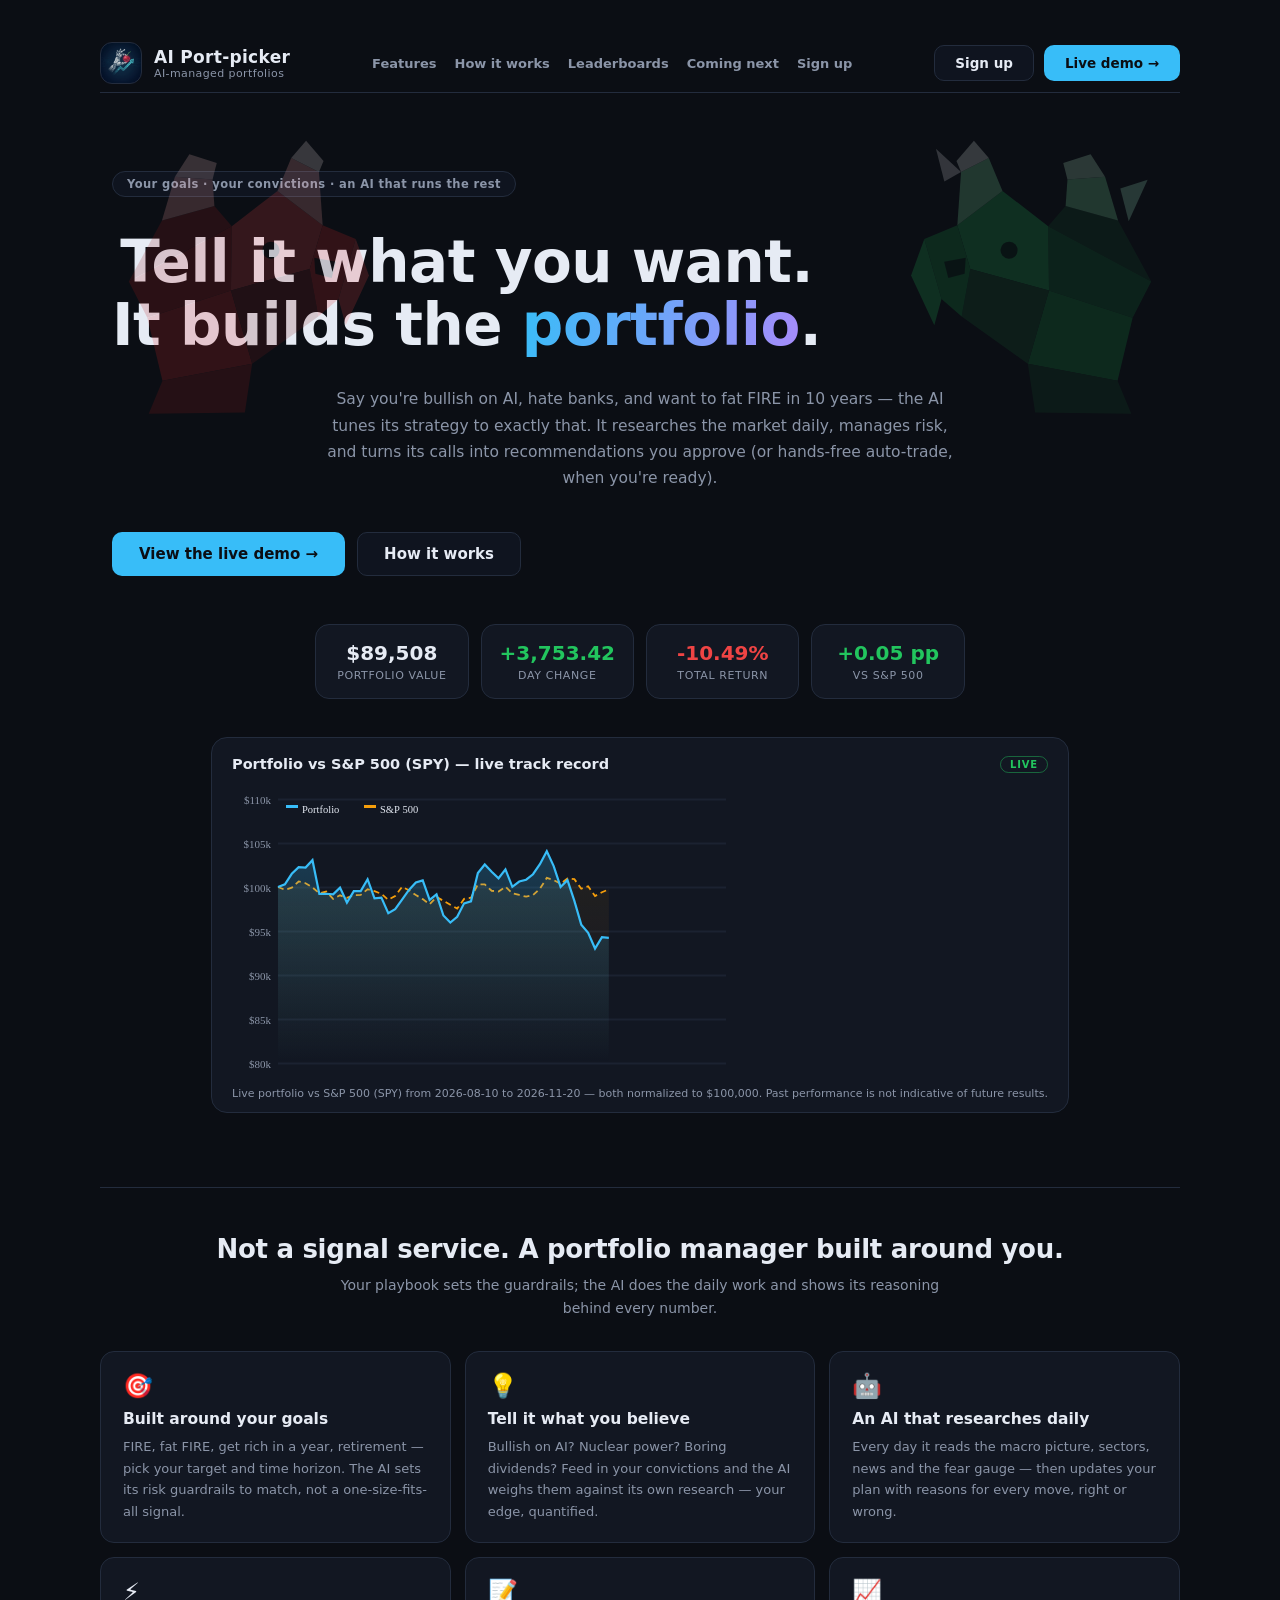
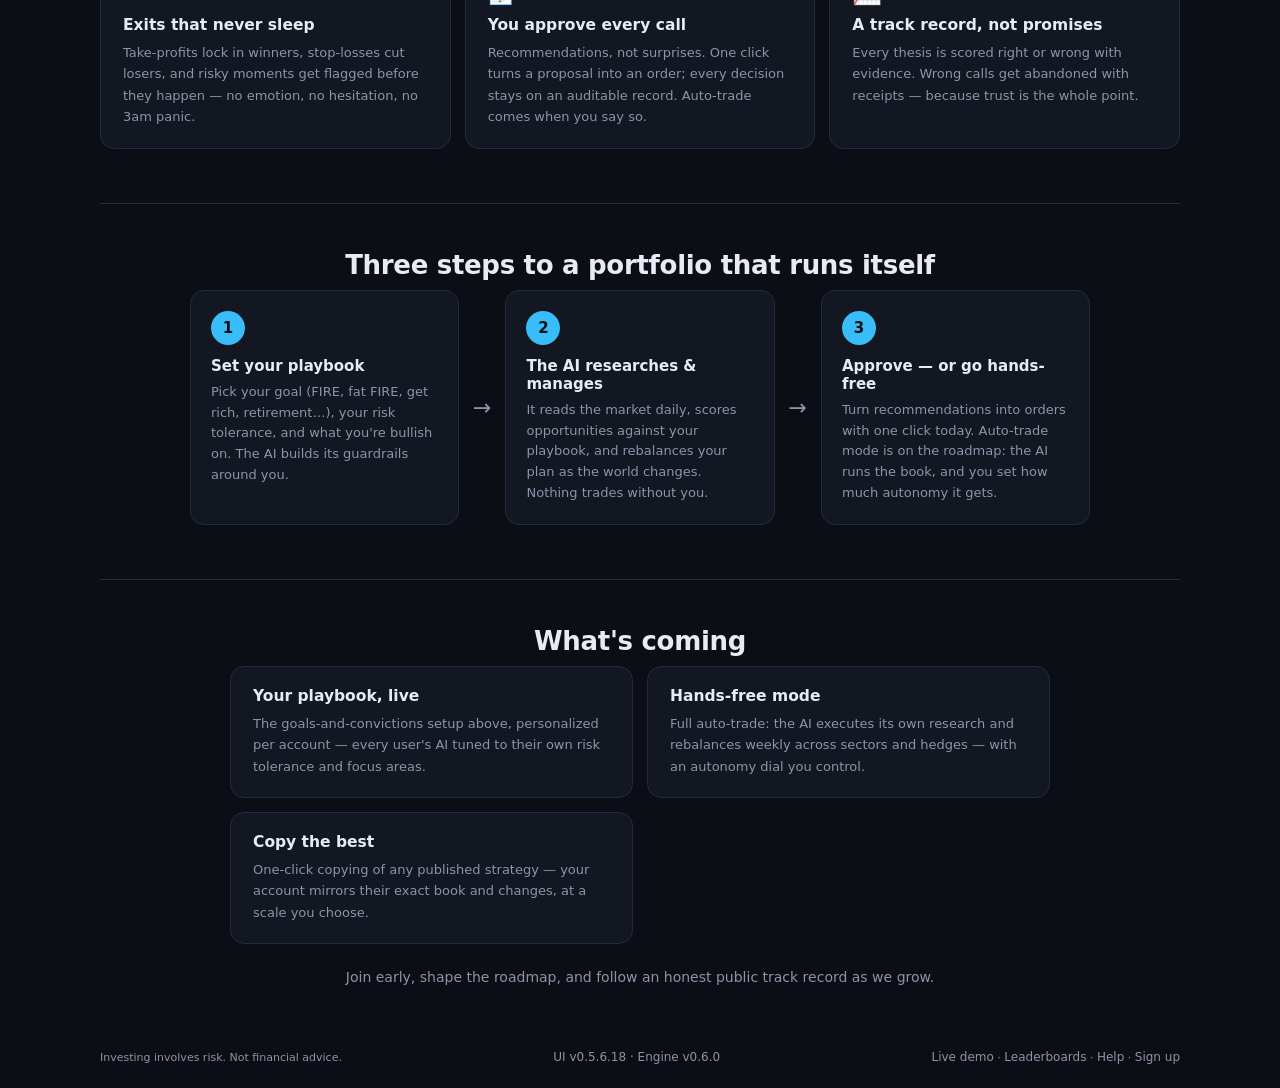
<file: index.html>
<!DOCTYPE html>
<html lang="en">
<head>
<meta charset="UTF-8">
<meta name="viewport" content="width=device-width, initial-scale=1.0">
<title>AI Port-picker — Your Goals, Your Convictions, AI-Managed</title>
<link rel="stylesheet" href="styles.css?v=57">
</head>
<!--
  Landing / marketing page. Static explainer + a sign-up preview (localStorage
  only, no backend). Loads the AUTO-GENERATED dashboard.js to show live
  numbers in the hero stats strip. Product talk lives here; the dashboard
  itself is dashboard.html.
-->
<body>
<div class="landWrap">

  <!-- ================= NAV ================= -->
  <nav class="landNav">
    <div class="landBrand">
      <div class="mascot" id="mascot" title="AI cherry-picker mascot"></div>
      <div>
        <div class="landName">AI Port-picker</div>
        <div class="landTag">AI-managed portfolios</div>
      </div>
    </div>
    <div class="landLinks">
      <a href="#features">Features</a>
      <a href="#how">How it works</a>
      <a href="leaderboards.html">Leaderboards</a>
      <a href="#roadmap">Coming next</a>
      <a href="#signup">Sign up</a>
    </div>
    <div class="landAuth">
      <span id="authChip" class="authChip" style="display:none;"></span>
      <button id="signInBtn" class="landBtn ghost">Sign in</button>
      <a class="landBtn solid" href="dashboard.html">Live demo &rarr;</a>
    </div>
  </nav>

  <!-- ================= HERO ================= -->
  <header class="landHero">
    <!-- Polygon bear (left, red) / bull (right, green) — low-poly market pair -->
    <div class="heroDecor" aria-hidden="true">
      <svg class="heroBear" viewBox="0 0 120 120" xmlns="http://www.w3.org/2000/svg" role="img" aria-label="bear">
        <!-- bear silhouette in reds — facing right, low-poly -->
        <polygon points="18,52 32,30 52,26 58,34" fill="#991b1b"/>
        <polygon points="18,52 58,34 56,58 24,66" fill="#b91c1c"/>
        <polygon points="24,66 56,58 62,86 28,90" fill="#dc2626"/>
        <polygon points="28,90 62,86 58,104 22,102" fill="#991b1b"/>
        <polygon points="58,34 76,22 92,36 86,52 56,58" fill="#ef4444"/>
        <polygon points="76,22 82,10 92,16 92,36" fill="#fca5a5"/>
        <polygon points="82,10 88,4 94,12 92,16" fill="#fef2f2"/>
        <polygon points="56,58 86,52 88,70 62,86" fill="#7f1d1d"/>
        <polygon points="86,52 92,36 104,42 96,64 88,70" fill="#dc2626"/>
        <polygon points="96,64 104,42 108,56 98,74" fill="#ef4444"/>
        <polygon points="32,30 38,14 52,16 52,26" fill="#fca5a5"/>
        <polygon points="38,14 44,6 54,10 52,16" fill="#fecaca"/>
        <circle cx="72" cy="44" r="3.2" fill="#1f0a0a"/>
        <polygon points="88,48 96,50 94,56 88,54" fill="#1f0a0a"/>
      </svg>
      <svg class="heroBull" viewBox="0 0 120 120" xmlns="http://www.w3.org/2000/svg" role="img" aria-label="bull">
        <!-- bull silhouette in greens — facing left, low-poly -->
        <polygon points="102,52 88,30 68,26 62,34" fill="#14532d"/>
        <polygon points="102,52 62,34 64,58 96,66" fill="#15803d"/>
        <polygon points="96,66 64,58 58,86 92,90" fill="#16a34a"/>
        <polygon points="92,90 58,86 62,104 98,102" fill="#14532d"/>
        <polygon points="62,34 44,22 28,36 34,52 64,58" fill="#22c55e"/>
        <polygon points="44,22 38,10 28,16 28,36" fill="#86efac"/>
        <polygon points="38,10 32,4 26,12 28,16" fill="#f0fdf4"/>
        <polygon points="64,58 34,52 32,70 58,86" fill="#166534"/>
        <polygon points="34,52 28,36 16,42 24,64 32,70" fill="#16a34a"/>
        <polygon points="24,64 16,42 12,56 22,74" fill="#22c55e"/>
        <polygon points="88,30 82,14 68,16 68,26" fill="#86efac"/>
        <polygon points="82,14 76,6 66,10 68,16" fill="#bbf7d0"/>
        <circle cx="48" cy="44" r="3.2" fill="#052e16"/>
        <polygon points="32,48 24,50 26,56 32,54" fill="#052e16"/>
        <!-- horns -->
        <polygon points="28,16 18,8 22,20" fill="#e5e7eb"/>
        <polygon points="92,30 98,14 88,18" fill="#a7f3d0"/>
      </svg>
    </div>
    <div class="heroBadge">Your goals &middot; your convictions &middot; an AI that runs the rest</div>
    <h1 class="landTitle">Tell it what you want.<br>It builds the <span class="grad">portfolio</span>.</h1>
    <p class="landSub">Say you're bullish on AI, hate banks, and want to fat FIRE in 10 years &mdash; the AI tunes its strategy to exactly that. It researches the market daily, manages risk, and turns its calls into recommendations you approve (or hands-free auto-trade, when you're ready).</p>
    <div class="landCta">
      <a class="landBtn solid big" href="dashboard.html">View the live demo &rarr;</a>
      <a class="landBtn ghost big" href="#how">How it works</a>
    </div>
    <div class="heroStats" id="heroStats">
      <div class="hStat"><div class="hVal" id="hsValue">&mdash;</div><div class="hLab">Portfolio value</div></div>
      <div class="hStat"><div class="hVal" id="hsDay">&mdash;</div><div class="hLab">Day change</div></div>
      <div class="hStat"><div class="hVal" id="hsReturn">&mdash;</div><div class="hLab">Total return</div></div>
      <div class="hStat"><div class="hVal" id="hsStrategy">&mdash;</div><div class="hLab">vs S&amp;P 500</div></div>
    </div>
    <div class="heroChartPanel">
      <div class="heroChartHead">What your portfolio could look like <span class="heroChartTag">illustrative</span></div>
      <canvas id="heroChart" height="220"></canvas>
      <div class="heroChartCap">A simulated example of the AI-managed approach climbing from $100,000 &mdash; not a prediction of returns.</div>
    </div>
  </header>

  <!-- ================= FEATURES ================= -->
  <section class="landSec" id="features">
    <h2 class="secTitle">Not a signal service. A portfolio manager built around you.</h2>
    <p class="secSub">Your playbook sets the guardrails; the AI does the daily work and shows its reasoning behind every number.</p>
    <div class="landGrid">
      <div class="fCard">
        <div class="fIcon">&#127919;</div>
        <h3>Built around your goals</h3>
        <p>FIRE, fat FIRE, get rich in a year, retirement &mdash; pick your target and time horizon. The AI sets its risk guardrails to match, not a one-size-fits-all signal.</p>
      </div>
      <div class="fCard">
        <div class="fIcon">&#128161;</div>
        <h3>Tell it what you believe</h3>
        <p>Bullish on AI? Nuclear power? Boring dividends? Feed in your convictions and the AI weighs them against its own research &mdash; your edge, quantified.</p>
      </div>
      <div class="fCard">
        <div class="fIcon">&#129302;</div>
        <h3>An AI that researches daily</h3>
        <p>Every day it reads the macro picture, sectors, news and the fear gauge &mdash; then updates your plan with reasons for every move, right or wrong.</p>
      </div>
      <div class="fCard">
        <div class="fIcon">&#9889;</div>
        <h3>Exits that never sleep</h3>
        <p>Take-profits lock in winners, stop-losses cut losers, and risky moments get flagged before they happen &mdash; no emotion, no hesitation, no 3am panic.</p>
      </div>
      <div class="fCard">
        <div class="fIcon">&#128221;</div>
        <h3>You approve every call</h3>
        <p>Recommendations, not surprises. One click turns a proposal into an order; every decision stays on an auditable record. Auto-trade comes when you say so.</p>
      </div>
      <div class="fCard">
        <div class="fIcon">&#128200;</div>
        <h3>A track record, not promises</h3>
        <p>Every thesis is scored right or wrong with evidence. Wrong calls get abandoned with receipts &mdash; because trust is the whole point.</p>
      </div>
    </div>
  </section>

  <!-- ================= HOW IT WORKS ================= -->
  <section class="landSec" id="how">
    <h2 class="secTitle">Three steps to a portfolio that runs itself</h2>
    <div class="landSteps">
      <div class="step">
        <div class="stepNum">1</div>
        <h3>Set your playbook</h3>
        <p>Pick your goal (FIRE, fat FIRE, get rich, retirement&hellip;), your risk tolerance, and what you're bullish on. The AI builds its guardrails around you.</p>
      </div>
      <div class="stepArrow">&rarr;</div>
      <div class="step">
        <div class="stepNum">2</div>
        <h3>The AI researches &amp; manages</h3>
        <p>It reads the market daily, scores opportunities against your playbook, and rebalances your plan as the world changes. Nothing trades without you.</p>
      </div>
      <div class="stepArrow">&rarr;</div>
      <div class="step">
        <div class="stepNum">3</div>
        <h3>Approve &mdash; or go hands-free</h3>
        <p>Turn recommendations into orders with one click today. Auto-trade mode is on the roadmap: the AI runs the book, and you set how much autonomy it gets.</p>
      </div>
    </div>
  </section>

  <!-- ================= ROADMAP ================= -->
  <section class="landSec" id="roadmap">
    <h2 class="secTitle">What's coming</h2>
    <div class="landGrid two">
      <div class="fCard">
        <h3>Your playbook, live</h3>
        <p>The goals-and-convictions setup above, personalized per account &mdash; every user's AI tuned to their own risk tolerance and focus areas.</p>
      </div>
      <div class="fCard">
        <h3>Hands-free mode</h3>
        <p>Full auto-trade: the AI executes its own research and rebalances weekly across sectors and hedges &mdash; with an autonomy dial you control.</p>
      </div>
      <div class="fCard">
        <h3>Copy the best</h3>
        <p>One-click copying of any published strategy &mdash; your account mirrors their exact book and changes, at a scale you choose.</p>
      </div>
    </div>
    <p class="secSub">Join early, shape the roadmap, and follow an honest public track record as we grow.</p>
  </section>

  <footer>
    <div class="landFoot">
      <span>Investing involves risk. Not financial advice.</span>
      <span class="verLine" id="verLine"></span>
      <span class="footLinks">
        <a href="dashboard.html">Live demo</a> &middot; <a href="leaderboards.html">Leaderboards</a> &middot; <a href="help.html">Help</a> &middot; <a href="#signup">Sign up</a>
      </span>
    </div>
  </footer>
</div>

<!-- ================= SIGN-UP MODAL ================= -->
<div class="landModal" id="authModal" style="display:none;">
  <div class="landModalCard">
    <button class="modalX" id="modalX" title="Close">&times;</button>
    <div class="mascot" style="margin:0 auto 10px;"></div>
    <h3 id="modalTitle">Create your account</h3>
    <p class="modalSub">Start free &mdash; no credit card required.</p>
    <form id="authForm" autocomplete="off">
      <label class="authLabel" for="authEmail">Email</label>
      <input class="authInput" id="authEmail" type="email" placeholder="you@example.com" required>
      <label class="authLabel" for="authPass">Password</label>
      <input class="authInput" id="authPass" type="password" placeholder="Choose a password" required>
      <div class="authErr" id="authErr"></div>
      <button type="submit" class="landBtn solid big" style="width:100%;">Sign up</button>
    </form>
    <button class="landBtn ghost big" id="guestBtn" style="width:100%; margin-top:8px;">Browse as guest</button>
    <div class="modalNote" id="authState"></div>
  </div>
</div>

<script src="landing.js?v=25" defer></script>
<script>
// Preview hook for bear/bull pickers — swaps hero art from localStorage.
(function(){
  try{
    var rawB = localStorage.getItem('stockpicker.bear.pick');
    if(rawB){
      var d = JSON.parse(rawB);
      if(d && d.svg){
        var el = document.querySelector('.heroBear');
        if(el){
          var tmp = document.createElement('div'); tmp.innerHTML = d.svg.trim();
          var ns = tmp.firstElementChild;
          if(ns && ns.tagName.toLowerCase()==='svg'){ ns.setAttribute('class','heroBear'); ns.setAttribute('role','img'); ns.setAttribute('aria-label','bear'); el.replaceWith(ns); }
        }
      }
    }
    var rawU = localStorage.getItem('stockpicker.bull.pick');
    if(rawU){
      var d2 = JSON.parse(rawU);
      if(d2 && d2.svg){
        var el2 = document.querySelector('.heroBull');
        if(el2){
          var tmp2 = document.createElement('div'); tmp2.innerHTML = d2.svg.trim();
          var ns2 = tmp2.firstElementChild;
          if(ns2 && ns2.tagName.toLowerCase()==='svg'){ ns2.setAttribute('class','heroBull'); ns2.setAttribute('role','img'); ns2.setAttribute('aria-label','bull'); el2.replaceWith(ns2); }
        }
      }
    }
  }catch(e){}
})();
</script>
</body>
</html>
</file>
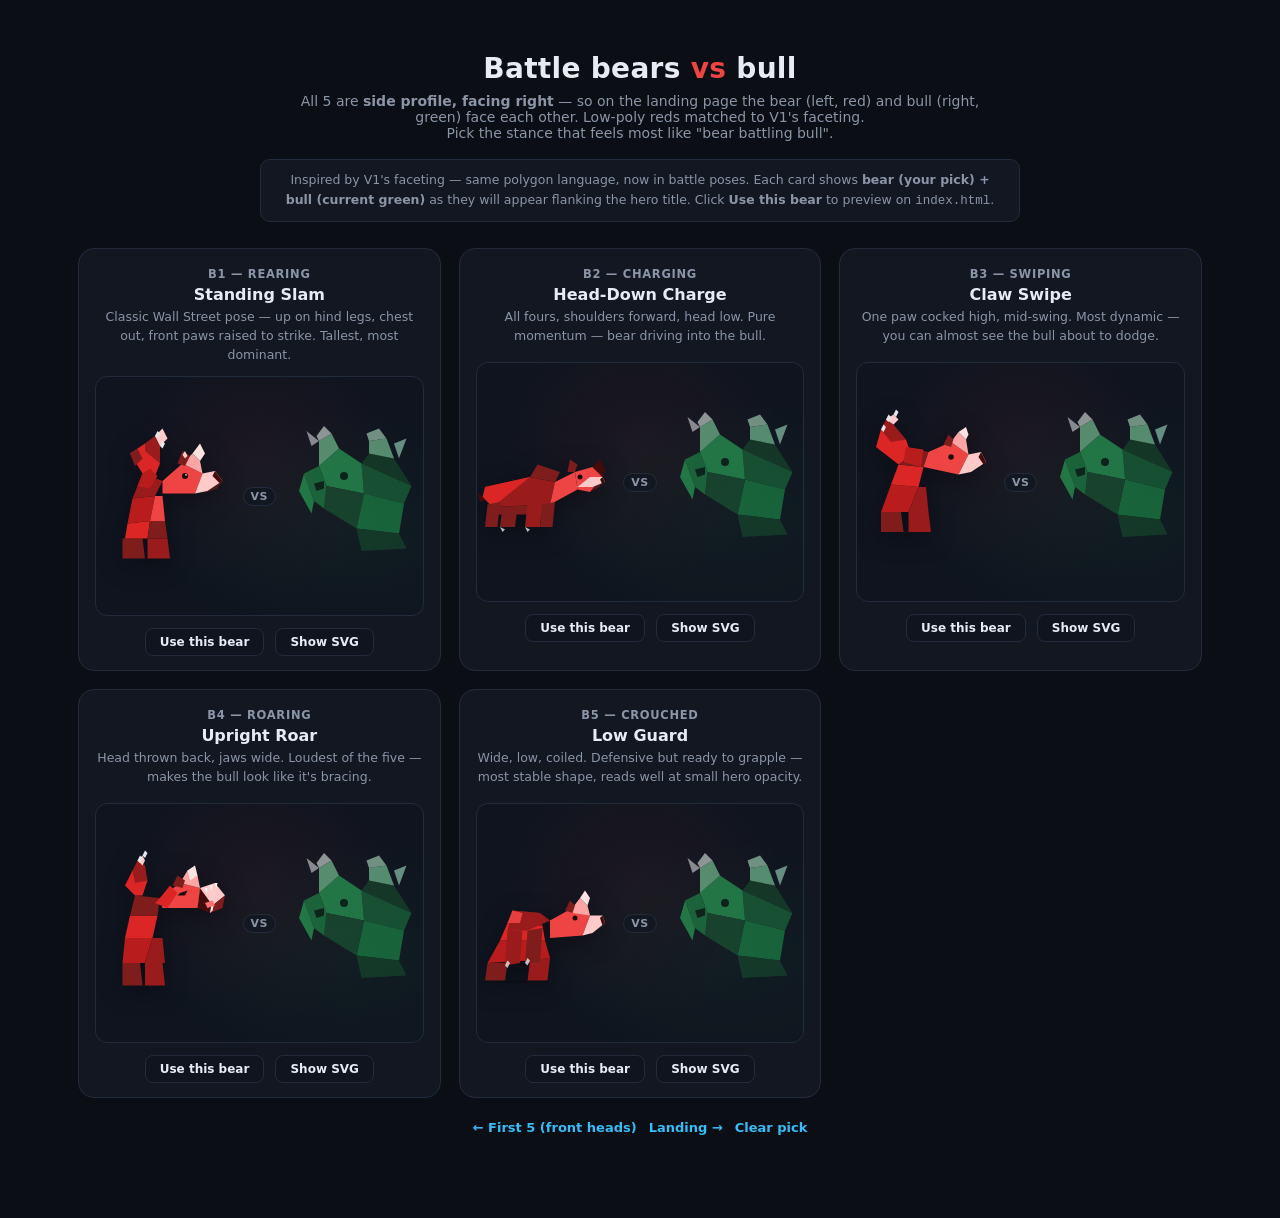
<file: bear_battle_preview.html>
<!DOCTYPE html>
<html lang="en">
<head>
<meta charset="UTF-8">
<meta name="viewport" content="width=device-width, initial-scale=1.0">
<title>Bear Battle — Side Profile vs Bull</title>
<link rel="stylesheet" href="styles.css?v=57">
<style>
  .previewWrap{max-width:1160px; margin:0 auto; padding:28px 18px;}
  .previewHead{text-align:center; margin-bottom:26px;}
  .previewHead h1{font-size:28px; margin-bottom:8px;}
  .previewHead p{color:var(--muted); font-size:14px; max-width:720px; margin:0 auto;}
  .noteBar{background:var(--panel); border:1px solid var(--border); border-radius:10px; padding:10px 14px; font-size:12.5px; color:var(--muted); max-width:760px; margin:18px auto 0; line-height:1.6;}
  .bearGrid{display:grid; grid-template-columns:repeat(auto-fit, minmax(340px, 1fr)); gap:18px; margin-top:22px;}
  .bearCard{background:var(--panel); border:1px solid var(--border); border-radius:16px; padding:18px 16px 14px; text-align:center; transition:border-color .15s, transform .15s;}
  .bearCard:hover{border-color:var(--blue); transform:translateY(-2px);}
  .bearLabel{font-size:11.5px; font-weight:800; letter-spacing:.7px; text-transform:uppercase; color:var(--muted); margin-bottom:4px;}
  .bearTitle{font-size:16px; font-weight:800; margin-bottom:4px;}
  .bearDesc{font-size:12.5px; color:var(--muted); line-height:1.5; min-height:42px; margin-bottom:12px;}
  .bearStage{background:radial-gradient(ellipse at 50% 35%, rgba(239,68,68,.06), transparent 62%), radial-gradient(ellipse at 78% 65%, rgba(34,197,94,.05), transparent 55%), var(--panel2); border:1px solid var(--border); border-radius:12px; padding:14px; display:flex; align-items:center; justify-content:center; gap:8px; height:240px; margin-bottom:12px; position:relative; overflow:hidden;}
  .bearStage .vs{font-size:11px; font-weight:800; color:var(--muted); letter-spacing:.5px; flex:none; background:var(--panel); border:1px solid var(--border); border-radius:999px; padding:2px 7px;}
  .bearStage svg{width:150px; height:150px; display:block; flex:none;}
  .bearStage .bearSVG{filter:drop-shadow(0 6px 12px rgba(0,0,0,.35));}
  .bearStage .bullSVG{opacity:0.55; filter:grayscale(.1);}
  .pickBtn{cursor:pointer; font-size:12px; font-weight:700; color:var(--txt); background:var(--panel2); border:1px solid var(--border); border-radius:8px; padding:6px 14px; font-family:inherit;}
  .pickBtn:hover{border-color:var(--blue); color:var(--blue);}
  .pickBtn.picked{background:rgba(34,197,94,.14); color:var(--green); border-color:rgba(34,197,94,.4);}
  .codeBlock{display:none; text-align:left; background:#0b0e14; border:1px solid var(--border); border-radius:8px; padding:10px 12px; font-size:10.5px; line-height:1.5; color:var(--muted); white-space:pre-wrap; word-break:break-all; margin-top:10px; max-height:180px; overflow:auto;}
  .codeBlock.open{display:block;}
  .backRow{display:flex; gap:12px; justify-content:center; flex-wrap:wrap; margin-top:22px;}
  .backLink{color:var(--blue); text-decoration:none; font-size:13px; font-weight:600;}
  .backLink:hover{text-decoration:underline;}
  #pickMsg{min-height:18px; margin-top:14px; text-align:center;}
</style>
</head>
<body>
<div class="previewWrap">
  <div class="previewHead">
    <h1>Battle bears <span style="color:var(--red)">vs</span> bull</h1>
    <p>All 5 are <b>side profile, facing right</b> — so on the landing page the bear (left, red) and bull (right, green) face each other. Low-poly reds matched to V1's faceting.<br>Pick the stance that feels most like "bear battling bull".</p>
    <div class="noteBar">
      Inspired by V1's faceting — same polygon language, now in battle poses. Each card shows <b>bear (your pick) + bull (current green)</b> as they will appear flanking the hero title. Click <b>Use this bear</b> to preview on <code>index.html</code>.
    </div>
  </div>

  <div class="bearGrid">

    <!-- B1: Rearing -->
    <div class="bearCard" data-v="B1">
      <div class="bearLabel">B1 — Rearing</div>
      <div class="bearTitle">Standing Slam</div>
      <div class="bearDesc">Classic Wall Street pose — up on hind legs, chest out, front paws raised to strike. Tallest, most dominant.</div>
      <div class="bearStage">
        <!-- BEAR REARING -->
        <svg class="bearSVG" viewBox="0 0 120 120" xmlns="http://www.w3.org/2000/svg" role="img" aria-label="B1 rearing bear">
          <!-- hind paws -->
          <polygon points="30,110 48,110 46,94 30,94" fill="#7f1d1d"/>
          <polygon points="50,110 68,110 66,94 50,94" fill="#991b1b"/>
          <!-- lower body -->
          <polygon points="32,94 50,94 52,80 34,82" fill="#dc2626"/>
          <polygon points="50,94 66,94 64,80 52,80" fill="#7f1d1d"/>
          <!-- torso -->
          <polygon points="34,82 52,80 56,60 38,62" fill="#b91c1c"/>
          <polygon points="52,80 64,80 62,60 56,60" fill="#ef4444"/>
          <!-- chest -->
          <polygon points="38,62 56,60 62,48 46,42" fill="#991b1b"/>
          <!-- head -->
          <polygon points="62,48 78,34 94,42 88,58 62,58" fill="#ef4444"/>
          <polygon points="78,34 86,26 92,32 94,42" fill="#fca5a5"/>
          <polygon points="86,26 92,18 96,26 92,32" fill="#fee2e2"/>
          <!-- snout -->
          <polygon points="94,42 104,40 110,48 98,56 88,58" fill="#fecaca"/>
          <polygon points="104,40 110,48 108,50 102,44" fill="#450a0a"/>
          <polygon points="98,56 110,48 106,54 94,58" fill="#7f1d1d" opacity="0.55"/>
          <!-- ear -->
          <polygon points="74,34 78,24 84,28 80,36" fill="#7f1d1d"/>
          <polygon points="78,27 80,24 82,28 80,30" fill="#fecaca"/>
          <!-- eye -->
          <circle cx="80" cy="44" r="2.4" fill="#1f0a0a"/>
          <circle cx="80.8" cy="43" r="0.7" fill="white" opacity="0.85"/>
          <!-- left fore-paw raised high -->
          <polygon points="46,42 36,26 48,18 60,34 56,44" fill="#dc2626"/>
          <polygon points="48,18 56,12 60,20 60,34 48,24" fill="#991b1b"/>
          <polygon points="56,12 62,6 66,14 60,20" fill="#fecaca"/>
          <polygon points="36,26 42,22 46,30 40,36" fill="#7f1d1d"/>
          <!-- right fore-paw forward -->
          <polygon points="46,42 52,38 58,44 52,54 42,52" fill="#b91c1c"/>
          <!-- claws -->
          <polygon points="60,20 62,16 64,18 62,22" fill="#e5e7eb"/>
          <polygon points="56,12 58,8 60,10 58,14" fill="#e5e7eb"/>
        </svg>
        <span class="vs">VS</span>
        <svg class="bullSVG" viewBox="0 0 120 120" xmlns="http://www.w3.org/2000/svg" role="img" aria-label="bull">
          <polygon points="102,52 88,30 68,26 62,34" fill="#14532d"/>
          <polygon points="102,52 62,34 64,58 96,66" fill="#15803d"/>
          <polygon points="96,66 64,58 58,86 92,90" fill="#16a34a"/>
          <polygon points="92,90 58,86 62,104 98,102" fill="#14532d"/>
          <polygon points="62,34 44,22 28,36 34,52 64,58" fill="#22c55e"/>
          <polygon points="44,22 38,10 28,16 28,36" fill="#86efac"/>
          <polygon points="38,10 32,4 26,12 28,16" fill="#f0fdf4"/>
          <polygon points="64,58 34,52 32,70 58,86" fill="#166534"/>
          <polygon points="34,52 28,36 16,42 24,64 32,70" fill="#16a34a"/>
          <polygon points="24,64 16,42 12,56 22,74" fill="#22c55e"/>
          <polygon points="88,30 82,14 68,16 68,26" fill="#86efac"/>
          <polygon points="82,14 76,6 66,10 68,16" fill="#bbf7d0"/>
          <circle cx="48" cy="44" r="3.2" fill="#052e16"/>
          <polygon points="32,48 24,50 26,56 32,54" fill="#052e16"/>
          <polygon points="28,16 18,8 22,20" fill="#e5e7eb"/>
          <polygon points="92,30 98,14 88,18" fill="#a7f3d0"/>
        </svg>
      </div>
      <button class="pickBtn" onclick="pick('B1')">Use this bear</button>
      <button class="pickBtn" style="margin-left:6px;" onclick="toggleCode('B1')">Show SVG</button>
      <pre class="codeBlock" id="codeB1"></pre>
    </div>

    <!-- B2: Charging -->
    <div class="bearCard" data-v="B2">
      <div class="bearLabel">B2 — Charging</div>
      <div class="bearTitle">Head-Down Charge</div>
      <div class="bearDesc">All fours, shoulders forward, head low. Pure momentum — bear driving into the bull.</div>
      <div class="bearStage">
        <svg class="bearSVG" viewBox="0 0 120 100" xmlns="http://www.w3.org/2000/svg" role="img" aria-label="B2 charging bear">
          <!-- body long horizontal -->
          <polygon points="16,54 52,46 72,50 68,68 22,70" fill="#991b1b"/>
          <polygon points="52,46 72,50 76,42 58,36" fill="#7f1d1d"/>
          <polygon points="16,54 52,46 22,70 14,62" fill="#dc2626"/>
          <polygon points="22,70 68,68 66,76 22,76" fill="#7f1d1d"/>
          <!-- neck -->
          <polygon points="72,50 88,42 90,56 68,68" fill="#ef4444"/>
          <!-- head low -->
          <polygon points="88,42 102,38 110,46 100,58 90,56" fill="#ef4444"/>
          <polygon points="102,38 108,32 112,40 110,46" fill="#450a0a"/>
          <polygon points="100,58 110,46 108,54 96,60" fill="#7f1d1d" opacity="0.5"/>
          <!-- snout -->
          <polygon points="100,46 110,46 112,50 102,54 90,54" fill="#fecaca"/>
          <polygon points="110,46 112,50 110,52 108,48" fill="#450a0a"/>
          <!-- ear -->
          <polygon points="82,42 84,32 90,36 88,42" fill="#7f1d1d"/>
          <!-- eye -->
          <circle cx="92" cy="46" r="2" fill="#1f0a0a"/>
          <!-- front legs driving -->
          <polygon points="30,70 42,70 40,86 28,86" fill="#7f1d1d"/>
          <polygon points="50,68 62,66 60,86 48,86" fill="#991b1b"/>
          <!-- hind legs pushing -->
          <polygon points="18,68 28,66 26,86 16,86" fill="#7f1d1d"/>
          <polygon points="62,68 72,66 70,86 60,86" fill="#7f1d1d"/>
          <!-- claws -->
          <polygon points="28,86 32,88 30,90" fill="#e5e7eb" opacity="0.8"/>
          <polygon points="48,86 52,88 50,90" fill="#e5e7eb" opacity="0.8"/>
          <!-- tail -->
          <polygon points="14,62 10,58 12,66 16,64" fill="#450a0a"/>
        </svg>
        <span class="vs">VS</span>
        <svg class="bullSVG" viewBox="0 0 120 120" xmlns="http://www.w3.org/2000/svg" role="img" aria-label="bull">
          <polygon points="102,52 88,30 68,26 62,34" fill="#14532d"/>
          <polygon points="102,52 62,34 64,58 96,66" fill="#15803d"/>
          <polygon points="96,66 64,58 58,86 92,90" fill="#16a34a"/>
          <polygon points="92,90 58,86 62,104 98,102" fill="#14532d"/>
          <polygon points="62,34 44,22 28,36 34,52 64,58" fill="#22c55e"/>
          <polygon points="44,22 38,10 28,16 28,36" fill="#86efac"/>
          <polygon points="38,10 32,4 26,12 28,16" fill="#f0fdf4"/>
          <polygon points="64,58 34,52 32,70 58,86" fill="#166534"/>
          <polygon points="34,52 28,36 16,42 24,64 32,70" fill="#16a34a"/>
          <polygon points="24,64 16,42 12,56 22,74" fill="#22c55e"/>
          <polygon points="88,30 82,14 68,16 68,26" fill="#86efac"/>
          <polygon points="82,14 76,6 66,10 68,16" fill="#bbf7d0"/>
          <circle cx="48" cy="44" r="3.2" fill="#052e16"/>
          <polygon points="32,48 24,50 26,56 32,54" fill="#052e16"/>
          <polygon points="28,16 18,8 22,20" fill="#e5e7eb"/>
          <polygon points="92,30 98,14 88,18" fill="#a7f3d0"/>
        </svg>
      </div>
      <button class="pickBtn" onclick="pick('B2')">Use this bear</button>
      <button class="pickBtn" style="margin-left:6px;" onclick="toggleCode('B2')">Show SVG</button>
      <pre class="codeBlock" id="codeB2"></pre>
    </div>

    <!-- B3: Swiping -->
    <div class="bearCard" data-v="B3">
      <div class="bearLabel">B3 — Swiping</div>
      <div class="bearTitle">Claw Swipe</div>
      <div class="bearDesc">One paw cocked high, mid-swing. Most dynamic — you can almost see the bull about to dodge.</div>
      <div class="bearStage">
        <svg class="bearSVG" viewBox="0 0 120 120" xmlns="http://www.w3.org/2000/svg" role="img" aria-label="B3 swiping bear">
          <!-- hind legs planted -->
          <polygon points="28,100 46,100 44,84 28,84" fill="#7f1d1d"/>
          <polygon points="50,100 68,100 66,84 50,84" fill="#991b1b"/>
          <!-- body twisted -->
          <polygon points="28,84 50,84 58,64 36,62" fill="#b91c1c"/>
          <polygon points="50,84 66,84 64,64 58,64" fill="#991b1b"/>
          <!-- torso -->
          <polygon points="36,62 58,64 62,48 42,46" fill="#dc2626"/>
          <!-- chest -->
          <polygon points="42,46 62,48 66,36 48,32" fill="#7f1d1d"/>
          <!-- head -->
          <polygon points="66,36 84,28 98,38 90,54 62,48" fill="#ef4444"/>
          <polygon points="84,28 90,20 96,26 98,38" fill="#fca5a5"/>
          <polygon points="90,20 96,16 98,22 96,26" fill="#fee2e2"/>
          <!-- snout -->
          <polygon points="98,38 108,36 112,44 100,52 90,54" fill="#fecaca"/>
          <polygon points="108,36 112,44 110,46 106,40" fill="#450a0a"/>
          <!-- ear -->
          <polygon points="78,30 82,22 86,26 84,32" fill="#7f1d1d"/>
          <circle cx="84" cy="40" r="2.2" fill="#1f0a0a"/>
          <!-- striking arm high arc -->
          <polygon points="42,46 24,32 28,18 48,26 52,38" fill="#dc2626"/>
          <polygon points="28,18 32,10 38,14 48,26 36,28" fill="#991b1b"/>
          <polygon points="32,10 38,6 42,10 38,14" fill="#fecaca"/>
          <!-- claws extended -->
          <polygon points="38,6 40,2 42,4 40,8" fill="#e5e7eb"/>
          <polygon points="32,10 34,6 36,8 34,12" fill="#e5e7eb"/>
          <polygon points="28,18 30,14 32,16 30,20" fill="#e5e7eb"/>
          <!-- off arm bracing -->
          <polygon points="48,32 62,34 60,48 46,44" fill="#b91c1c"/>
        </svg>
        <span class="vs">VS</span>
        <svg class="bullSVG" viewBox="0 0 120 120" xmlns="http://www.w3.org/2000/svg" role="img" aria-label="bull">
          <polygon points="102,52 88,30 68,26 62,34" fill="#14532d"/>
          <polygon points="102,52 62,34 64,58 96,66" fill="#15803d"/>
          <polygon points="96,66 64,58 58,86 92,90" fill="#16a34a"/>
          <polygon points="92,90 58,86 62,104 98,102" fill="#14532d"/>
          <polygon points="62,34 44,22 28,36 34,52 64,58" fill="#22c55e"/>
          <polygon points="44,22 38,10 28,16 28,36" fill="#86efac"/>
          <polygon points="38,10 32,4 26,12 28,16" fill="#f0fdf4"/>
          <polygon points="64,58 34,52 32,70 58,86" fill="#166534"/>
          <polygon points="34,52 28,36 16,42 24,64 32,70" fill="#16a34a"/>
          <polygon points="24,64 16,42 12,56 22,74" fill="#22c55e"/>
          <polygon points="88,30 82,14 68,16 68,26" fill="#86efac"/>
          <polygon points="82,14 76,6 66,10 68,16" fill="#bbf7d0"/>
          <circle cx="48" cy="44" r="3.2" fill="#052e16"/>
          <polygon points="32,48 24,50 26,56 32,54" fill="#052e16"/>
          <polygon points="28,16 18,8 22,20" fill="#e5e7eb"/>
          <polygon points="92,30 98,14 88,18" fill="#a7f3d0"/>
        </svg>
      </div>
      <button class="pickBtn" onclick="pick('B3')">Use this bear</button>
      <button class="pickBtn" style="margin-left:6px;" onclick="toggleCode('B3')">Show SVG</button>
      <pre class="codeBlock" id="codeB3"></pre>
    </div>

    <!-- B4: Roaring -->
    <div class="bearCard" data-v="B4">
      <div class="bearLabel">B4 — Roaring</div>
      <div class="bearTitle">Upright Roar</div>
      <div class="bearDesc">Head thrown back, jaws wide. Loudest of the five — makes the bull look like it's bracing.</div>
      <div class="bearStage">
        <svg class="bearSVG" viewBox="0 0 120 120" xmlns="http://www.w3.org/2000/svg" role="img" aria-label="B4 roaring bear">
          <!-- hind legs -->
          <polygon points="30,110 46,110 44,92 30,92" fill="#7f1d1d"/>
          <polygon points="48,110 64,110 62,92 48,92" fill="#991b1b"/>
          <!-- body -->
          <polygon points="30,92 48,92 54,72 32,72" fill="#b91c1c"/>
          <polygon points="48,92 64,92 62,72 54,72" fill="#991b1b"/>
          <!-- torso -->
          <polygon points="32,72 54,72 58,54 36,54" fill="#dc2626"/>
          <!-- chest open -->
          <polygon points="36,54 58,54 60,40 40,38" fill="#7f1d1d"/>
          <!-- head tilted back -->
          <polygon points="60,40 76,28 92,32 90,48 62,48" fill="#ef4444"/>
          <polygon points="76,28 82,18 90,22 92,32" fill="#fca5a5"/>
          <polygon points="82,18 88,14 90,22 84,26" fill="#fee2e2"/>
          <!-- open jaws -->
          <polygon points="92,32 104,28 112,38 102,46 90,48" fill="#fecaca"/>
          <polygon points="102,46 112,38 110,48 100,52" fill="#7f1d1d"/>
          <polygon points="92,32 102,46 100,52 90,48" fill="#450a0a"/>
          <!-- teeth upper -->
          <polygon points="100,30 102,30 101,34" fill="white"/>
          <polygon points="104,28 106,28 105,32" fill="white"/>
          <polygon points="96,32 98,32 97,36" fill="white"/>
          <!-- teeth lower -->
          <polygon points="100,52 102,50 103,46 101,46" fill="white" opacity="0.95"/>
          <!-- tongue -->
          <polygon points="96,44 102,42 104,46 98,48" fill="#f87171"/>
          <!-- ear -->
          <polygon points="70,30 74,22 80,26 78,32" fill="#7f1d1d"/>
          <!-- eye squint -->
          <polygon points="76,36 82,34 80,38 74,38" fill="#1f0a0a"/>
          <!-- fore paws out wide roaring -->
          <polygon points="40,38 32,30 38,18 50,26 46,38" fill="#dc2626"/>
          <polygon points="38,18 42,10 48,14 50,26 40,28" fill="#991b1b"/>
          <polygon points="42,10 46,6 48,10 46,14" fill="#fecaca"/>
          <polygon points="60,40 68,30 74,36 66,48 56,44" fill="#dc2626"/>
          <!-- claws -->
          <polygon points="46,6 48,2 50,4 48,8" fill="#e5e7eb"/>
          <polygon points="42,10 44,6 46,8 44,12" fill="#e5e7eb"/>
        </svg>
        <span class="vs">VS</span>
        <svg class="bullSVG" viewBox="0 0 120 120" xmlns="http://www.w3.org/2000/svg" role="img" aria-label="bull">
          <polygon points="102,52 88,30 68,26 62,34" fill="#14532d"/>
          <polygon points="102,52 62,34 64,58 96,66" fill="#15803d"/>
          <polygon points="96,66 64,58 58,86 92,90" fill="#16a34a"/>
          <polygon points="92,90 58,86 62,104 98,102" fill="#14532d"/>
          <polygon points="62,34 44,22 28,36 34,52 64,58" fill="#22c55e"/>
          <polygon points="44,22 38,10 28,16 28,36" fill="#86efac"/>
          <polygon points="38,10 32,4 26,12 28,16" fill="#f0fdf4"/>
          <polygon points="64,58 34,52 32,70 58,86" fill="#166534"/>
          <polygon points="34,52 28,36 16,42 24,64 32,70" fill="#16a34a"/>
          <polygon points="24,64 16,42 12,56 22,74" fill="#22c55e"/>
          <polygon points="88,30 82,14 68,16 68,26" fill="#86efac"/>
          <polygon points="82,14 76,6 66,10 68,16" fill="#bbf7d0"/>
          <circle cx="48" cy="44" r="3.2" fill="#052e16"/>
          <polygon points="32,48 24,50 26,56 32,54" fill="#052e16"/>
          <polygon points="28,16 18,8 22,20" fill="#e5e7eb"/>
          <polygon points="92,30 98,14 88,18" fill="#a7f3d0"/>
        </svg>
      </div>
      <button class="pickBtn" onclick="pick('B4')">Use this bear</button>
      <button class="pickBtn" style="margin-left:6px;" onclick="toggleCode('B4')">Show SVG</button>
      <pre class="codeBlock" id="codeB4"></pre>
    </div>

    <!-- B5: Crouched -->
    <div class="bearCard" data-v="B5">
      <div class="bearLabel">B5 — Crouched</div>
      <div class="bearTitle">Low Guard</div>
      <div class="bearDesc">Wide, low, coiled. Defensive but ready to grapple — most stable shape, reads well at small hero opacity.</div>
      <div class="bearStage">
        <svg class="bearSVG" viewBox="0 0 120 100" xmlns="http://www.w3.org/2000/svg" role="img" aria-label="B5 crouched bear">
          <!-- hind legs wide -->
          <polygon points="18,82 34,82 32,96 16,96" fill="#7f1d1d"/>
          <polygon points="52,80 68,78 66,96 50,96" fill="#991b1b"/>
          <!-- body low -->
          <polygon points="18,82 52,80 68,78 64,64 28,64" fill="#b91c1c"/>
          <polygon points="28,64 64,64 62,52 34,50" fill="#dc2626"/>
          <polygon points="34,50 62,52 60,42 38,40" fill="#7f1d1d"/>
          <!-- chest forward -->
          <polygon points="38,40 60,42 68,48 50,56 34,56" fill="#991b1b"/>
          <!-- head forward low -->
          <polygon points="68,48 86,38 100,44 94,60 68,62" fill="#ef4444"/>
          <polygon points="86,38 92,30 98,36 100,44 86,42" fill="#fca5a5"/>
          <polygon points="92,30 96,24 100,30 98,36" fill="#fee2e2"/>
          <!-- snout -->
          <polygon points="100,44 110,44 112,50 102,58 94,60" fill="#fecaca"/>
          <polygon points="110,44 112,50 110,52 108,46" fill="#450a0a"/>
          <!-- ear -->
          <polygon points="80,40 84,32 88,36 86,42" fill="#7f1d1d"/>
          <circle cx="88" cy="46" r="2" fill="#1f0a0a"/>
          <!-- forelegs braced wide -->
          <polygon points="34,56 46,56 44,82 32,84" fill="#991b1b"/>
          <polygon points="50,56 62,54 60,82 48,82" fill="#7f1d1d"/>
          <!-- claws -->
          <polygon points="32,84 34,80 36,82 34,86" fill="#e5e7eb" opacity="0.8"/>
          <polygon points="48,82 50,78 52,80 50,84" fill="#e5e7eb" opacity="0.8"/>
          <!-- shoulder hump -->
          <polygon points="34,50 38,40 46,42 44,50" fill="#ef4444" opacity="0.9"/>
          <!-- ground shadow -->
          <polygon points="16,96 68,96 66,98 14,98" fill="black" opacity="0.18"/>
        </svg>
        <span class="vs">VS</span>
        <svg class="bullSVG" viewBox="0 0 120 120" xmlns="http://www.w3.org/2000/svg" role="img" aria-label="bull">
          <polygon points="102,52 88,30 68,26 62,34" fill="#14532d"/>
          <polygon points="102,52 62,34 64,58 96,66" fill="#15803d"/>
          <polygon points="96,66 64,58 58,86 92,90" fill="#16a34a"/>
          <polygon points="92,90 58,86 62,104 98,102" fill="#14532d"/>
          <polygon points="62,34 44,22 28,36 34,52 64,58" fill="#22c55e"/>
          <polygon points="44,22 38,10 28,16 28,36" fill="#86efac"/>
          <polygon points="38,10 32,4 26,12 28,16" fill="#f0fdf4"/>
          <polygon points="64,58 34,52 32,70 58,86" fill="#166534"/>
          <polygon points="34,52 28,36 16,42 24,64 32,70" fill="#16a34a"/>
          <polygon points="24,64 16,42 12,56 22,74" fill="#22c55e"/>
          <polygon points="88,30 82,14 68,16 68,26" fill="#86efac"/>
          <polygon points="82,14 76,6 66,10 68,16" fill="#bbf7d0"/>
          <circle cx="48" cy="44" r="3.2" fill="#052e16"/>
          <polygon points="32,48 24,50 26,56 32,54" fill="#052e16"/>
          <polygon points="28,16 18,8 22,20" fill="#e5e7eb"/>
          <polygon points="92,30 98,14 88,18" fill="#a7f3d0"/>
        </svg>
      </div>
      <button class="pickBtn" onclick="pick('B5')">Use this bear</button>
      <button class="pickBtn" style="margin-left:6px;" onclick="toggleCode('B5')">Show SVG</button>
      <pre class="codeBlock" id="codeB5"></pre>
    </div>

  </div>

  <div class="backRow">
    <a class="backLink" href="bear_preview.html">← First 5 (front heads)</a>
    <a class="backLink" href="index.html">Landing →</a>
    <a class="backLink" href="index.html" onclick="try{localStorage.removeItem('stockpicker.bear.pick')}catch(e){}">Clear pick</a>
  </div>
  <div id="pickMsg" class="muted small" style="margin-top:14px; min-height:18px; text-align:center;"></div>
</div>

<script>
  const sources = {};
  document.querySelectorAll('.bearCard').forEach(card => {
    const v = card.getAttribute('data-v');
    const bear = card.querySelector('.bearSVG');
    sources[v] = bear.outerHTML.replace('class="bearSVG"', 'class="heroBear"');
    const pre = document.getElementById('code'+v);
    if(pre) pre.textContent = bear.outerHTML;
  });
  function toggleCode(v){
    const el = document.getElementById('code'+v);
    el.classList.toggle('open');
  }
  function pick(v){
    const svg = sources[v];
    try{ localStorage.setItem('stockpicker.bear.pick', JSON.stringify({v, svg, ts: Date.now()})); }catch(e){}
    document.querySelectorAll('.pickBtn').forEach(b=>b.classList.remove('picked'));
    const card = document.querySelector('.bearCard[data-v=\"'+v+'\"]');
    if(card) card.querySelector('.pickBtn').classList.add('picked');
    const msg = document.getElementById('pickMsg');
    msg.innerHTML = 'Picked <b>'+v+'</b> — preview on <a href=\"index.html\" style=\"color:var(--blue)\">landing page</a>. Tell me "use '+v+'" and I will write it into <code>index.html</code>.';
  }
  try{
    const s = JSON.parse(localStorage.getItem('stockpicker.bear.pick')||'null');
    if(s && s.v){
      const c = document.querySelector('.bearCard[data-v=\"'+s.v+'\"]');
      if(c) c.querySelector('.pickBtn').classList.add('picked');
    }
  }catch(e){}
</script>
</body>
</html>
</file>
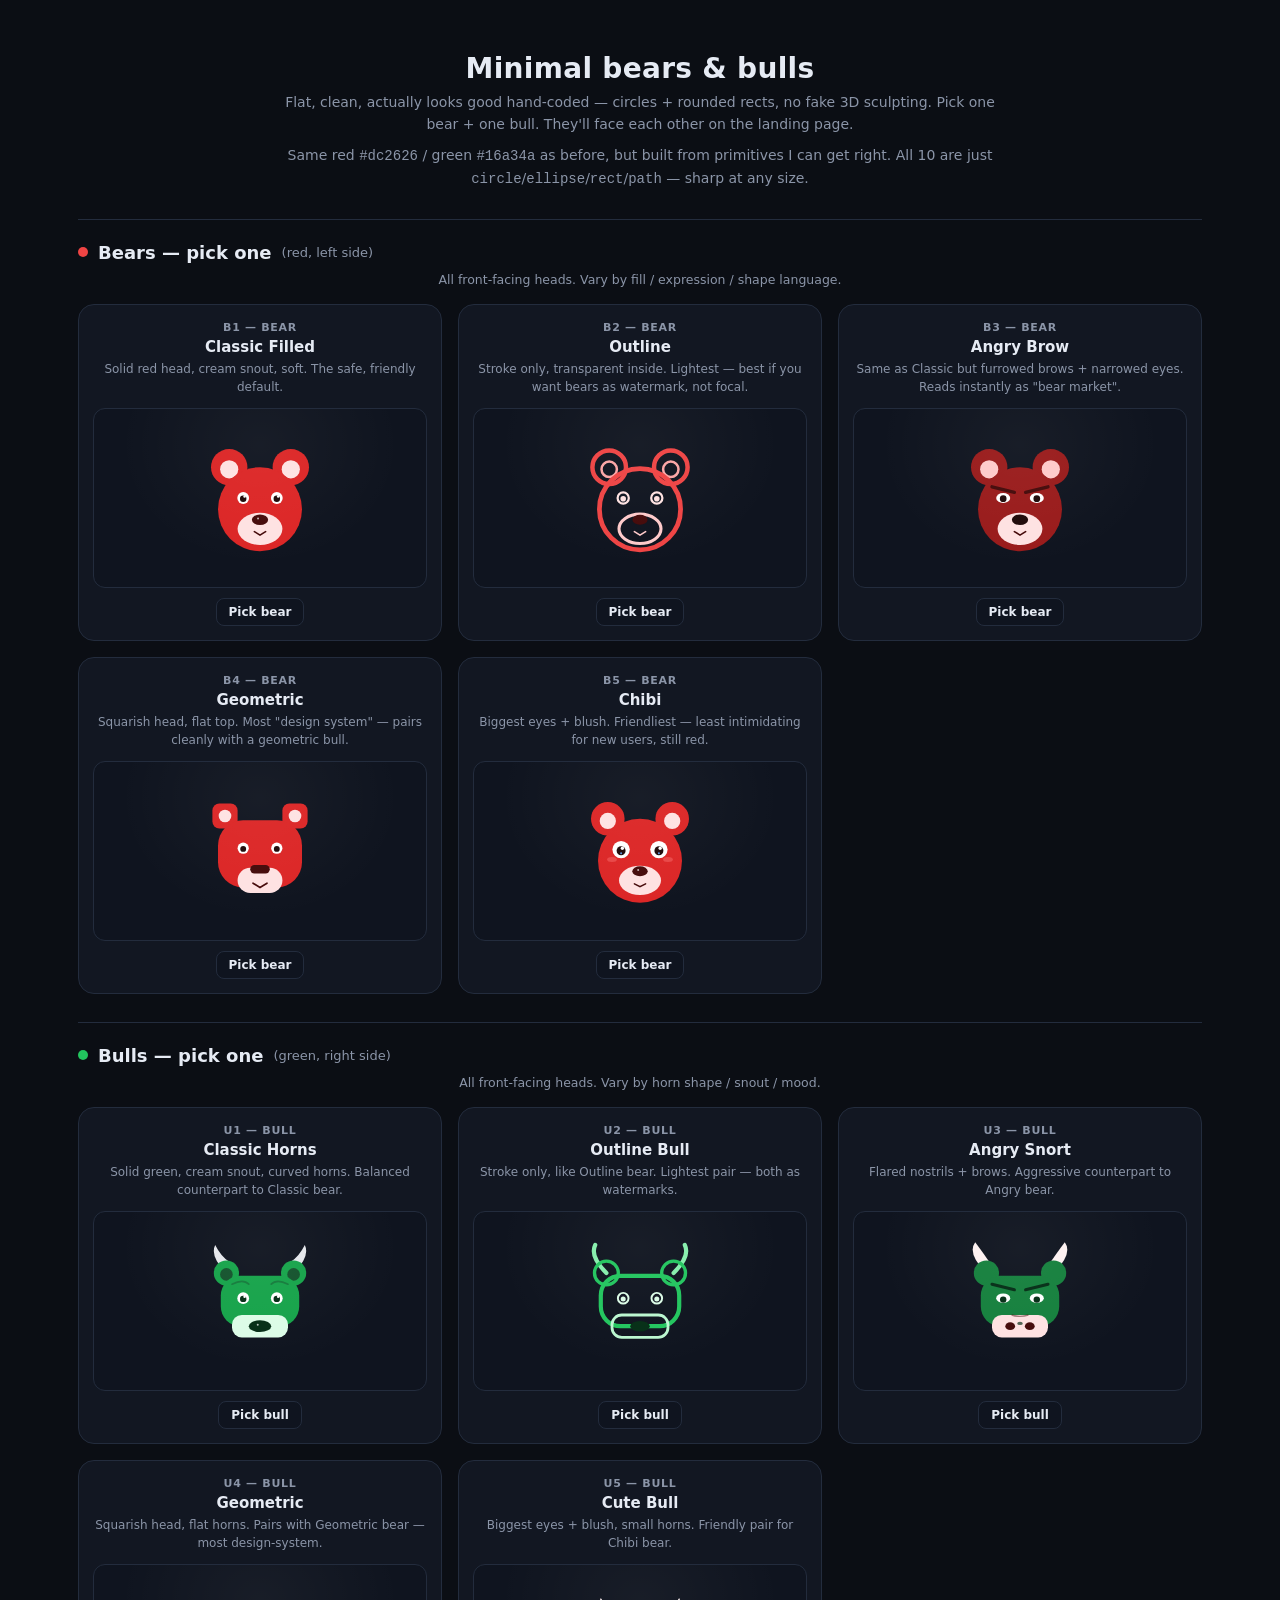
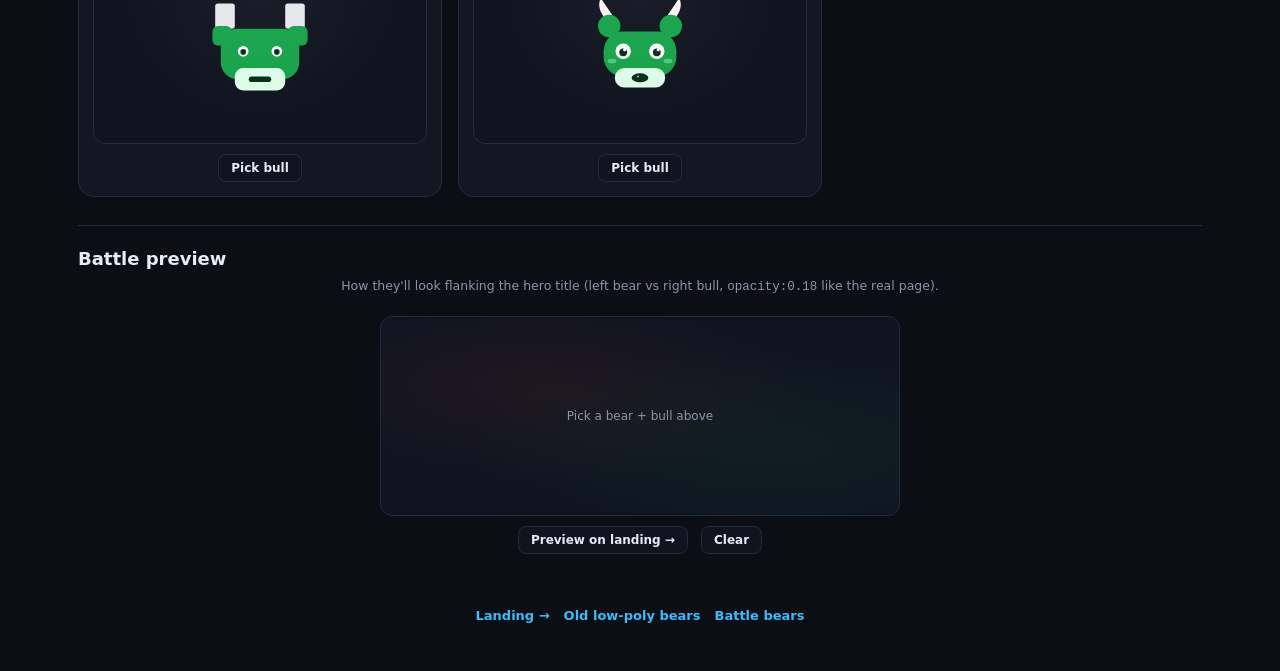
<file: bear_bull_minimal_preview.html>
<!DOCTYPE html>
<html lang="en">
<head>
<meta charset="UTF-8">
<meta name="viewport" content="width=device-width, initial-scale=1.0">
<title>Minimal Bears & Bulls — Actually Good</title>
<link rel="stylesheet" href="styles.css?v=57">
<style>
  .wrap{max-width:1160px; margin:0 auto; padding:28px 18px;}
  .head{text-align:center; margin-bottom:22px;}
  .head h1{font-size:28px; margin-bottom:6px;}
  .head p{color:var(--muted); font-size:14px; max-width:720px; margin:0 auto; line-height:1.6;}
  .sec{margin-top:28px; border-top:1px solid var(--border); padding-top:22px;}
  .secHead{font-size:18px; font-weight:800; margin-bottom:6px; display:flex; align-items:center; gap:10px;}
  .secHead .dot{width:10px; height:10px; border-radius:50%; flex:none;}
  .secSub{color:var(--muted); font-size:12.5px; margin-bottom:14px;}
  .grid{display:grid; grid-template-columns:repeat(auto-fit, minmax(300px, 1fr)); gap:16px;}
  .card{background:var(--panel); border:1px solid var(--border); border-radius:16px; padding:16px 14px 14px; text-align:center; transition:border-color .15s, transform .15s;}
  .card:hover{border-color:var(--blue); transform:translateY(-2px);}
  .lab{font-size:11px; font-weight:800; letter-spacing:.7px; text-transform:uppercase; color:var(--muted); margin-bottom:4px;}
  .title{font-size:15px; font-weight:800; margin-bottom:4px;}
  .desc{font-size:12px; color:var(--muted); line-height:1.5; min-height:38px; margin-bottom:10px;}
  .stage{background:var(--panel2); border:1px solid var(--border); border-radius:12px; height:180px; display:flex; align-items:center; justify-content:center; margin-bottom:10px; position:relative; overflow:hidden;}
  .stage svg{width:140px; height:140px; display:block;}
  .stage::after{content:''; position:absolute; inset:0; background:radial-gradient(ellipse at 50% 20%, rgba(255,255,255,.04), transparent 60%); pointer-events:none;}
  .btn{cursor:pointer; font-size:12px; font-weight:700; background:var(--panel2); color:var(--txt); border:1px solid var(--border); border-radius:8px; padding:6px 12px; font-family:inherit;}
  .btn:hover{border-color:var(--blue); color:var(--blue);}
  .btn.on{background:rgba(34,197,94,.14); color:var(--green); border-color:rgba(34,197,94,.4);}
  .pairStage{background:radial-gradient(ellipse at 30% 35%, rgba(239,68,68,.07), transparent 55%), radial-gradient(ellipse at 75% 65%, rgba(34,197,94,.06), transparent 55%), var(--panel2); border:1px solid var(--border); border-radius:12px; height:200px; display:flex; align-items:center; justify-content:center; gap:10px; margin:18px auto 0; max-width:520px; padding:14px;}
  .pairStage svg{width:130px; height:130px; flex:none;}
  .vs{font-size:11px; font-weight:800; color:var(--muted); background:var(--panel); border:1px solid var(--border); border-radius:999px; padding:3px 8px; flex:none;}
  .footLinks{display:flex; gap:14px; justify-content:center; flex-wrap:wrap; margin-top:22px;}
  .footLinks a{color:var(--blue); text-decoration:none; font-size:13px; font-weight:600;}
  .footLinks a:hover{text-decoration:underline;}
  #msg{text-align:center; margin-top:14px; min-height:18px;}
</style>
</head>
<body>
<div class="wrap">
  <div class="head">
    <h1>Minimal bears & bulls</h1>
    <p>Flat, clean, actually looks good hand-coded — circles + rounded rects, no fake 3D sculpting. Pick one bear + one bull. They'll face each other on the landing page.</p>
    <p class="muted small" style="margin-top:8px;">Same red <code>#dc2626</code> / green <code>#16a34a</code> as before, but built from primitives I can get right. All 10 are just <code>circle</code>/<code>ellipse</code>/<code>rect</code>/<code>path</code> — sharp at any size.</p>
  </div>

  <!-- ============== BEARS ============== -->
  <div class="sec">
    <div class="secHead"><span class="dot" style="background:var(--red)"></span> Bears — pick one <span class="muted" style="font-weight:400; font-size:13px;">(red, left side)</span></div>
    <div class="secSub">All front-facing heads. Vary by fill / expression / shape language.</div>
    <div class="grid" id="bearGrid"></div>
  </div>

  <!-- ============== BULLS ============== -->
  <div class="sec">
    <div class="secHead"><span class="dot" style="background:var(--green)"></span> Bulls — pick one <span class="muted" style="font-weight:400; font-size:13px;">(green, right side)</span></div>
    <div class="secSub">All front-facing heads. Vary by horn shape / snout / mood.</div>
    <div class="grid" id="bullGrid"></div>
  </div>

  <!-- Pair preview -->
  <div class="sec">
    <div class="secHead">Battle preview</div>
    <div class="secSub">How they'll look flanking the hero title (left bear vs right bull, <code>opacity:0.18</code> like the real page).</div>
    <div class="pairStage" id="pairStage">
      <span class="muted small">Pick a bear + bull above</span>
    </div>
    <div style="text-align:center; margin-top:10px;">
      <button class="btn" onclick="previewOnLanding()">Preview on landing →</button>
      <button class="btn" onclick="clearPicks()" style="margin-left:8px;">Clear</button>
    </div>
    <div id="msg" class="muted small"></div>
  </div>

  <div class="footLinks">
    <a href="index.html">Landing →</a>
    <a href="bear_preview.html">Old low-poly bears</a>
    <a href="bear_battle_preview.html">Battle bears</a>
  </div>
</div>

<script>
// ---------- BEAR SVGs (minimal, clean) ----------
const bears = {
  B1: {
    title:'Classic Filled',
    desc:'Solid red head, cream snout, soft. The safe, friendly default.',
    svg:`<svg viewBox="0 0 100 100" xmlns="http://www.w3.org/2000/svg" role="img" aria-label="bear B1">
      <circle cx="28" cy="28" r="13" fill="#dc2626"/><circle cx="72" cy="28" r="13" fill="#dc2626"/>
      <circle cx="28" cy="29.5" r="6.5" fill="#fee2e2"/><circle cx="72" cy="29.5" r="6.5" fill="#fee2e2"/>
      <circle cx="50" cy="58" r="30" fill="#dc2626"/>
      <ellipse cx="50" cy="72" rx="16" ry="11.5" fill="#fee2e2"/>
      <ellipse cx="50" cy="65.5" rx="5.8" ry="3.8" fill="#450a0a"/><circle cx="48.6" cy="64.6" r="0.7" fill="white" opacity="0.7"/>
      <circle cx="38" cy="50" r="4.2" fill="white"/><circle cx="62" cy="50" r="4.2" fill="white"/>
      <circle cx="38" cy="50.5" r="2.3" fill="#1f0a0a"/><circle cx="62" cy="50.5" r="2.3" fill="#1f0a0a"/>
      <circle cx="39" cy="49" r="0.9" fill="white"/><circle cx="63" cy="49" r="0.9" fill="white"/>
      <path d="M46 74 L50 76.5 L54 74" stroke="#450a0a" stroke-width="1.2" fill="none" stroke-linecap="round" stroke-linejoin="round"/>
    </svg>`
  },
  B2: {
    title:'Outline',
    desc:'Stroke only, transparent inside. Lightest — best if you want bears as watermark, not focal.',
    svg:`<svg viewBox="0 0 100 100" xmlns="http://www.w3.org/2000/svg" role="img" aria-label="bear B2">
      <circle cx="28" cy="28" r="12" fill="none" stroke="#ef4444" stroke-width="3.2"/><circle cx="28" cy="29.5" r="5.5" fill="none" stroke="#fca5a5" stroke-width="1.8"/>
      <circle cx="72" cy="28" r="12" fill="none" stroke="#ef4444" stroke-width="3.2"/><circle cx="72" cy="29.5" r="5.5" fill="none" stroke="#fca5a5" stroke-width="1.8"/>
      <circle cx="50" cy="58" r="29" fill="none" stroke="#ef4444" stroke-width="3.4"/>
      <ellipse cx="50" cy="72" rx="15" ry="10.5" fill="none" stroke="#fecaca" stroke-width="2.2"/>
      <ellipse cx="50" cy="65.5" rx="5.4" ry="3.6" fill="#450a0a"/>
      <circle cx="38" cy="50" r="4" fill="none" stroke="#fee2e2" stroke-width="1.6"/><circle cx="62" cy="50" r="4" fill="none" stroke="#fee2e2" stroke-width="1.6"/>
      <circle cx="38" cy="50.5" r="2" fill="#fee2e2"/><circle cx="62" cy="50.5" r="2" fill="#fee2e2"/>
      <path d="M46 74 L50 76.5 L54 74" stroke="#fecaca" stroke-width="1.2" fill="none" stroke-linecap="round"/>
    </svg>`
  },
  B3: {
    title:'Angry Brow',
    desc:'Same as Classic but furrowed brows + narrowed eyes. Reads instantly as "bear market".',
    svg:`<svg viewBox="0 0 100 100" xmlns="http://www.w3.org/2000/svg" role="img" aria-label="bear B3">
      <circle cx="28" cy="28" r="13" fill="#991b1b"/><circle cx="72" cy="28" r="13" fill="#991b1b"/>
      <circle cx="28" cy="29.5" r="6.5" fill="#fecaca"/><circle cx="72" cy="29.5" r="6.5" fill="#fecaca"/>
      <circle cx="50" cy="58" r="30" fill="#991b1b"/>
      <ellipse cx="50" cy="72" rx="16" ry="11.5" fill="#fee2e2"/>
      <ellipse cx="50" cy="65.5" rx="5.8" ry="3.8" fill="#1f0a0a"/>
      <ellipse cx="38" cy="50" rx="5" ry="3.6" fill="white"/><ellipse cx="62" cy="50" rx="5" ry="3.6" fill="white"/>
      <circle cx="38" cy="50.5" r="2.4" fill="#1f0a0a"/><circle cx="62" cy="50.5" r="2.4" fill="#1f0a0a"/>
      <path d="M30 42 L46 46" stroke="#450a0a" stroke-width="2.4" stroke-linecap="round"/><path d="M70 42 L54 46" stroke="#450a0a" stroke-width="2.4" stroke-linecap="round"/>
      <path d="M46 74 L50 76.5 L54 74" stroke="#450a0a" stroke-width="1.2" fill="none" stroke-linecap="round"/>
    </svg>`
  },
  B4: {
    title:'Geometric',
    desc:'Squarish head, flat top. Most "design system" — pairs cleanly with a geometric bull.',
    svg:`<svg viewBox="0 0 100 100" xmlns="http://www.w3.org/2000/svg" role="img" aria-label="bear B4">
      <rect x="16" y="16" width="18" height="18" rx="5" fill="#dc2626"/><rect x="66" y="16" width="18" height="18" rx="5" fill="#dc2626"/>
      <circle cx="25" cy="25" r="4.5" fill="#fee2e2"/><circle cx="75" cy="25" r="4.5" fill="#fee2e2"/>
      <rect x="20" y="28" width="60" height="48" rx="18" fill="#dc2626"/>
      <rect x="34" y="62" width="32" height="18" rx="9" fill="#fee2e2"/>
      <rect x="43" y="60" width="14" height="6" rx="3" fill="#450a0a"/>
      <circle cx="38" cy="48" r="4" fill="white"/><circle cx="62" cy="48" r="4" fill="white"/>
      <circle cx="38" cy="48.5" r="2.1" fill="#1f0a0a"/><circle cx="62" cy="48.5" r="2.1" fill="#1f0a0a"/>
      <path d="M45 73 L50 76 L55 73" stroke="#450a0a" stroke-width="1.2" fill="none" stroke-linecap="round"/>
    </svg>`
  },
  B5: {
    title:'Chibi',
    desc:'Biggest eyes + blush. Friendliest — least intimidating for new users, still red.',
    svg:`<svg viewBox="0 0 100 100" xmlns="http://www.w3.org/2000/svg" role="img" aria-label="bear B5">
      <circle cx="27" cy="27" r="12" fill="#dc2626"/><circle cx="73" cy="27" r="12" fill="#dc2626"/>
      <circle cx="27" cy="28.5" r="5.8" fill="#fee2e2"/><circle cx="73" cy="28.5" r="5.8" fill="#fee2e2"/>
      <circle cx="50" cy="57" r="30" fill="#dc2626"/>
      <ellipse cx="50" cy="71" rx="15" ry="10.5" fill="#fee2e2"/>
      <ellipse cx="50" cy="64.5" rx="5.5" ry="3.6" fill="#450a0a"/><circle cx="48.7" cy="63.6" r="0.7" fill="white" opacity="0.7"/>
      <circle cx="36.5" cy="49" r="6.2" fill="white"/><circle cx="63.5" cy="49" r="6.2" fill="white"/>
      <circle cx="36.5" cy="49.8" r="3.2" fill="#1f0a0a"/><circle cx="63.5" cy="49.8" r="3.2" fill="#1f0a0a"/>
      <circle cx="37.4" cy="48" r="1.2" fill="white"/><circle cx="64.4" cy="48" r="1.2" fill="white"/>
      <circle cx="36.5" cy="51.6" r="0.7" fill="#60a5fa" opacity="0.9"/><circle cx="63.5" cy="51.6" r="0.7" fill="#60a5fa" opacity="0.9"/>
      <ellipse cx="30" cy="56" rx="3.5" ry="1.8" fill="#f87171" opacity="0.45"/><ellipse cx="70" cy="56" rx="3.5" ry="1.8" fill="#f87171" opacity="0.45"/>
      <path d="M46 73.5 L50 75.5 L54 73.5" stroke="#450a0a" stroke-width="1.1" fill="none" stroke-linecap="round"/>
    </svg>`
  }
};

const bulls = {
  U1: {
    title:'Classic Horns',
    desc:'Solid green, cream snout, curved horns. Balanced counterpart to Classic bear.',
    svg:`<svg viewBox="0 0 100 100" xmlns="http://www.w3.org/2000/svg" role="img" aria-label="bull U1">
      <path d="M26 30 Q14 18 18 10 Q22 18 28 22 Z" fill="#e5e7eb"/><path d="M74 30 Q86 18 82 10 Q78 18 72 22 Z" fill="#e5e7eb"/>
      <circle cx="26" cy="30" r="9" fill="#16a34a"/><circle cx="74" cy="30" r="9" fill="#16a34a"/>
      <circle cx="26" cy="31" r="4.5" fill="#14532d"/><circle cx="74" cy="31" r="4.5" fill="#14532d"/>
      <rect x="22" y="32" width="56" height="36" rx="14" fill="#16a34a"/>
      <rect x="30" y="60" width="40" height="16" rx="7" fill="#dcfce7"/>
      <ellipse cx="50" cy="68" rx="8" ry="4.2" fill="#052e16"/><circle cx="48.4" cy="67" r="0.7" fill="white" opacity="0.7"/>
      <circle cx="38" cy="48" r="4.2" fill="white"/><circle cx="62" cy="48" r="4.2" fill="white"/>
      <circle cx="38" cy="48.5" r="2.3" fill="#052e16"/><circle cx="62" cy="48.5" r="2.3" fill="#052e16"/>
      <circle cx="39" cy="47" r="0.9" fill="white"/><circle cx="63" cy="47" r="0.9" fill="white"/>
      <path d="M30 38 Q38 34 42 38" fill="none" stroke="#14532d" stroke-width="1.2" stroke-linecap="round" opacity="0.5"/>
      <path d="M58 38 Q62 34 70 38" fill="none" stroke="#14532d" stroke-width="1.2" stroke-linecap="round" opacity="0.5"/>
    </svg>`
  },
  U2: {
    title:'Outline Bull',
    desc:'Stroke only, like Outline bear. Lightest pair — both as watermarks.',
    svg:`<svg viewBox="0 0 100 100" xmlns="http://www.w3.org/2000/svg" role="img" aria-label="bull U2">
      <path d="M26 30 Q14 18 18 10" fill="none" stroke="#86efac" stroke-width="3" stroke-linecap="round"/><path d="M74 30 Q86 18 82 10" fill="none" stroke="#86efac" stroke-width="3" stroke-linecap="round"/>
      <circle cx="26" cy="30" r="8.5" fill="none" stroke="#22c55e" stroke-width="2.4"/><circle cx="74" cy="30" r="8.5" fill="none" stroke="#22c55e" stroke-width="2.4"/>
      <rect x="22" y="32" width="56" height="36" rx="14" fill="none" stroke="#22c55e" stroke-width="3"/>
      <rect x="30" y="60" width="40" height="16" rx="7" fill="none" stroke="#bbf7d0" stroke-width="2"/>
      <ellipse cx="50" cy="68" rx="7" ry="3.8" fill="#052e16"/>
      <circle cx="38" cy="48" r="3.8" fill="none" stroke="#dcfce7" stroke-width="1.4"/><circle cx="62" cy="48" r="3.8" fill="none" stroke="#dcfce7" stroke-width="1.4"/>
      <circle cx="38" cy="48.5" r="1.8" fill="#dcfce7"/><circle cx="62" cy="48.5" r="1.8" fill="#dcfce7"/>
    </svg>`
  },
  U3: {
    title:'Angry Snort',
    desc:'Flared nostrils + brows. Aggressive counterpart to Angry bear.',
    svg:`<svg viewBox="0 0 100 100" xmlns="http://www.w3.org/2000/svg" role="img" aria-label="bull U3">
      <path d="M26 30 Q12 16 18 8 Q24 16 28 22 Z" fill="#fef2f2"/><path d="M74 30 Q88 16 82 8 Q76 16 72 22 Z" fill="#fef2f2"/>
      <circle cx="26" cy="30" r="9" fill="#15803d"/><circle cx="74" cy="30" r="9" fill="#15803d"/>
      <rect x="22" y="32" width="56" height="36" rx="14" fill="#15803d"/>
      <rect x="30" y="60" width="40" height="16" rx="7" fill="#fee2e2"/>
      <ellipse cx="43" cy="68" rx="3.5" ry="2.8" fill="#450a0a"/><ellipse cx="57" cy="68" rx="3.5" ry="2.8" fill="#450a0a"/>
      <ellipse cx="50" cy="66" rx="2" ry="1.2" fill="#052e16" opacity="0.7"/>
      <ellipse cx="38" cy="48" rx="5" ry="3.4" fill="white"/><ellipse cx="62" cy="48" rx="5" ry="3.4" fill="white"/>
      <circle cx="38" cy="49" r="2.3" fill="#052e16"/><circle cx="62" cy="49" r="2.3" fill="#052e16"/>
      <path d="M30 38 L46 42" stroke="#052e16" stroke-width="2.2" stroke-linecap="round"/><path d="M70 38 L54 42" stroke="#052e16" stroke-width="2.2" stroke-linecap="round"/>
      <path d="M44 60 Q50 62 56 60" stroke="#450a0a" stroke-width="1" fill="none" opacity="0.5"/>
    </svg>`
  },
  U4: {
    title:'Geometric',
    desc:'Squarish head, flat horns. Pairs with Geometric bear — most design-system.',
    svg:`<svg viewBox="0 0 100 100" xmlns="http://www.w3.org/2000/svg" role="img" aria-label="bull U4">
      <rect x="18" y="14" width="14" height="18" rx="2" fill="#e5e7eb"/><rect x="68" y="14" width="14" height="18" rx="2" fill="#e5e7eb"/>
      <rect x="16" y="30" width="14" height="14" rx="4" fill="#16a34a"/><rect x="70" y="30" width="14" height="14" rx="4" fill="#16a34a"/>
      <rect x="22" y="32" width="56" height="36" rx="12" fill="#16a34a"/>
      <rect x="32" y="60" width="36" height="16" rx="6" fill="#dcfce7"/>
      <rect x="42" y="66" width="16" height="4" rx="2" fill="#052e16"/>
      <circle cx="38" cy="48" r="3.8" fill="white"/><circle cx="62" cy="48" r="3.8" fill="white"/>
      <circle cx="38" cy="48.5" r="2" fill="#052e16"/><circle cx="62" cy="48.5" r="2" fill="#052e16"/>
    </svg>`
  },
  U5: {
    title:'Cute Bull',
    desc:'Biggest eyes + blush, small horns. Friendly pair for Chibi bear.',
    svg:`<svg viewBox="0 0 100 100" xmlns="http://www.w3.org/2000/svg" role="img" aria-label="bull U5">
      <path d="M28 28 Q18 18 22 10 Q26 16 30 22 Z" fill="#fef2f2"/><path d="M72 28 Q82 18 78 10 Q74 16 70 22 Z" fill="#fef2f2"/>
      <circle cx="28" cy="30" r="8" fill="#16a34a"/><circle cx="72" cy="30" r="8" fill="#16a34a"/>
      <rect x="24" y="34" width="52" height="32" rx="14" fill="#16a34a"/>
      <rect x="32" y="60" width="36" height="14" rx="7" fill="#dcfce7"/>
      <ellipse cx="50" cy="67" rx="6" ry="3.2" fill="#052e16"/><circle cx="48.6" cy="66" r="0.7" fill="white" opacity="0.7"/>
      <circle cx="38" cy="48" r="5.5" fill="white"/><circle cx="62" cy="48" r="5.5" fill="white"/>
      <circle cx="38" cy="48.8" r="2.8" fill="#052e16"/><circle cx="62" cy="48.8" r="2.8" fill="#052e16"/>
      <circle cx="39" cy="47" r="1.1" fill="white"/><circle cx="63" cy="47" r="1.1" fill="white"/>
      <ellipse cx="30" cy="55" rx="3.2" ry="1.6" fill="#86efac" opacity="0.5"/><ellipse cx="70" cy="55" rx="3.2" ry="1.6" fill="#86efac" opacity="0.5"/>
    </svg>`
  }
};

let pickBear = null, pickBull = null;
function renderGrid(){
  const bg = document.getElementById('bearGrid');
  const ug = document.getElementById('bullGrid');
  bg.innerHTML = Object.entries(bears).map(([k,v])=>`
    <div class="card" id="bear-${k}">
      <div class="lab">${k} — Bear</div><div class="title">${v.title}</div><div class="desc">${v.desc}</div>
      <div class="stage">${v.svg}</div>
      <button class="btn ${pickBear===k?'on':''}" onclick="choose('bear','${k}')">${pickBear===k?'✓ Picked':'Pick bear'}</button>
    </div>`).join('');
  ug.innerHTML = Object.entries(bulls).map(([k,v])=>`
    <div class="card" id="bull-${k}">
      <div class="lab">${k} — Bull</div><div class="title">${v.title}</div><div class="desc">${v.desc}</div>
      <div class="stage">${v.svg}</div>
      <button class="btn ${pickBull===k?'on':''}" onclick="choose('bull','${k}')">${pickBull===k?'✓ Picked':'Pick bull'}</button>
    </div>`).join('');
  const pair = document.getElementById('pairStage');
  if(pickBear && pickBull){
    pair.innerHTML = `<div style="opacity:0.18">${bears[pickBear].svg.replace('width="','width="130" height="130" ')}</div><span class="vs">VS</span><div style="opacity:0.18">${bulls[pickBull].svg.replace('width="','width="130" height="130" ')}</div>`;
  } else if(pickBear){
    pair.innerHTML = `${bears[pickBear].svg}<span class="vs">+</span><span class="muted small">Pick a bull</span>`;
  } else if(pickBull){
    pair.innerHTML = `<span class="muted small">Pick a bear</span><span class="vs">+</span>${bulls[pickBull].svg}`;
  } else {
    pair.innerHTML = `<span class="muted small">Pick a bear + bull above</span>`;
  }
  try{ localStorage.setItem('stockpicker.minimal.picks', JSON.stringify({bear:pickBear, bull:pickBull})); }catch(e){}
  const msg = document.getElementById('msg');
  if(pickBear && pickBull){
    msg.innerHTML = `Picked <b>${pickBear}</b> + <b>${pickBull}</b> — <a href="index.html" style="color:var(--blue)">Preview on landing</a>. Tell me "<b>use ${pickBear} + ${pickBull}</b>" and I'll write them into <code>index.html</code>.`;
  } else if(pickBear || pickBull){
    msg.textContent = 'Pick the other side to see the battle pair.';
  } else msg.textContent='';
}
function choose(kind, k){
  if(kind==='bear') pickBear = (pickBear===k? null : k);
  else pickBull = (pickBull===k? null : k);
  renderGrid();
}
function previewOnLanding(){
  if(!pickBear || !pickBull){ document.getElementById('msg').textContent='Pick both first.'; return; }
  try{
    const bearSvg = bears[pickBear].svg.replace('viewBox="0 0 100 100"', 'viewBox="0 0 100 100" class="heroBear"');
    const bullSvg = bulls[pickBull].svg.replace('viewBox="0 0 100 100"', 'viewBox="0 0 100 100" class="heroBull"');
    localStorage.setItem('stockpicker.bear.pick', JSON.stringify({v:pickBear, svg:bearSvg, ts:Date.now()}));
    localStorage.setItem('stockpicker.bull.pick', JSON.stringify({v:pickBull, svg:bullSvg, ts:Date.now()}));
    localStorage.setItem('stockpicker.minimal.picks', JSON.stringify({bear:pickBear, bull:pickBull}));
  }catch(e){}
  location.href='index.html';
}
function clearPicks(){
  pickBear=null; pickBull=null;
  try{ localStorage.removeItem('stockpicker.minimal.picks'); localStorage.removeItem('stockpicker.bear.pick'); localStorage.removeItem('stockpicker.bull.pick'); }catch(e){}
  renderGrid(); document.getElementById('msg').textContent='Cleared.';
}
try{
  const s = JSON.parse(localStorage.getItem('stockpicker.minimal.picks')||'null');
  if(s){ pickBear=s.bear||null; pickBull=s.bull||null; }
}catch(e){}
renderGrid();
</script>
</body>
</html>
</file>
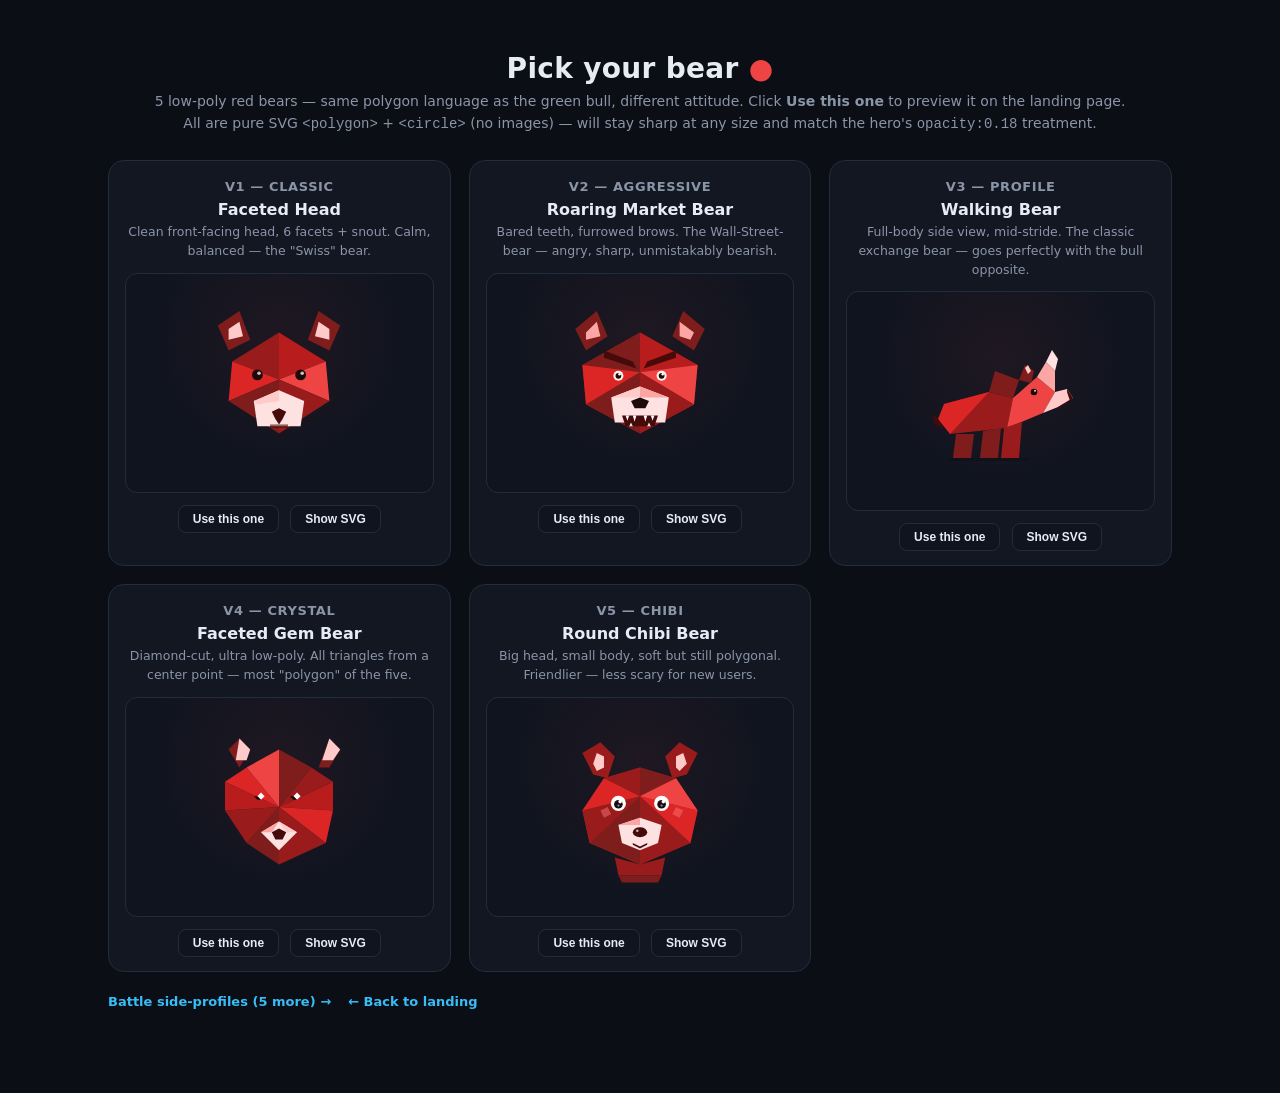
<file: bear_preview.html>
<!DOCTYPE html>
<html lang="en">
<head>
<meta charset="UTF-8">
<meta name="viewport" content="width=device-width, initial-scale=1.0">
<title>Bear Options — Pick your fighter</title>
<link rel="stylesheet" href="styles.css?v=57">
<style>
  .previewWrap{max-width:1100px; margin:0 auto; padding:28px 18px;}
  .previewHead{text-align:center; margin-bottom:28px;}
  .previewHead h1{font-size:28px; margin-bottom:8px;}
  .previewHead p{color:var(--muted); font-size:14px;}
  .bearGrid{display:grid; grid-template-columns:repeat(auto-fit, minmax(300px, 1fr)); gap:18px;}
  .bearCard{background:var(--panel); border:1px solid var(--border); border-radius:16px; padding:18px 16px 14px; text-align:center; transition:border-color .15s, transform .15s;}
  .bearCard:hover{border-color:var(--blue); transform:translateY(-2px);}
  .bearLabel{font-size:13px; font-weight:800; letter-spacing:.6px; text-transform:uppercase; color:var(--muted); margin-bottom:6px;}
  .bearTitle{font-size:16px; font-weight:700; margin-bottom:4px;}
  .bearDesc{font-size:12.5px; color:var(--muted); line-height:1.5; min-height:36px; margin-bottom:12px;}
  .bearStage{background:radial-gradient(ellipse at 50% 30%, rgba(239,68,68,.07), transparent 65%), var(--panel2); border:1px solid var(--border); border-radius:12px; padding:18px; display:flex; align-items:center; justify-content:center; height:220px; margin-bottom:12px;}
  .bearStage svg{width:180px; height:180px; display:block;}
  .pickBtn{cursor:pointer; font-size:12px; font-weight:700; color:var(--txt); background:var(--panel2); border:1px solid var(--border); border-radius:8px; padding:6px 14px;}
  .pickBtn:hover{border-color:var(--blue); color:var(--blue);}
  .pickBtn.picked{background:rgba(34,197,94,.14); color:var(--green); border-color:rgba(34,197,94,.4);}
  .codeBlock{display:none; text-align:left; background:#0b0e14; border:1px solid var(--border); border-radius:8px; padding:10px 12px; font-size:10.5px; line-height:1.5; color:var(--muted); white-space:pre-wrap; word-break:break-all; margin-top:10px; max-height:180px; overflow:auto;}
  .codeBlock.open{display:block;}
  .backLink{display:inline-block; margin-top:22px; color:var(--blue); text-decoration:none; font-size:13px; font-weight:600;}
  .backLink:hover{text-decoration:underline;}
</style>
</head>
<body>
<div class="previewWrap">
  <div class="previewHead">
    <h1>Pick your bear <span style="color:var(--red)">●</span></h1>
    <p>5 low-poly red bears — same polygon language as the green bull, different attitude. Click <b>Use this one</b> to preview it on the landing page.</p>
    <p class="muted small" style="margin-top:6px;">All are pure SVG <code>&lt;polygon&gt;</code> + <code>&lt;circle&gt;</code> (no images) — will stay sharp at any size and match the hero's <code>opacity:0.18</code> treatment.</p>
  </div>

  <div class="bearGrid">

    <!-- V1: Classic Faceted Head -->
    <div class="bearCard" data-v="1">
      <div class="bearLabel">V1 — Classic</div>
      <div class="bearTitle">Faceted Head</div>
      <div class="bearDesc">Clean front-facing head, 6 facets + snout. Calm, balanced — the "Swiss" bear.</div>
      <div class="bearStage">
        <svg viewBox="0 0 100 100" xmlns="http://www.w3.org/2000/svg" role="img" aria-label="V1 bear">
          <!-- ears outer -->
          <polygon points="16,18 28,10 34,26 22,32" fill="#7f1d1d"/>
          <polygon points="66,26 72,10 84,18 78,32" fill="#7f1d1d"/>
          <!-- ears inner -->
          <polygon points="22,20 28,16 30,24 22,26" fill="#fecaca"/>
          <polygon points="70,24 72,16 78,20 78,26" fill="#fecaca"/>
          <!-- head facets -->
          <polygon points="24,38 50,22 50,48" fill="#991b1b"/>
          <polygon points="50,22 76,38 50,48" fill="#b91c1c"/>
          <polygon points="24,38 50,48 22,60" fill="#dc2626"/>
          <polygon points="50,48 76,38 78,60" fill="#ef4444"/>
          <polygon points="22,60 50,48 50,78" fill="#7f1d1d"/>
          <polygon points="50,48 78,60 50,78" fill="#991b1b"/>
          <!-- snout -->
          <polygon points="36,60 50,54 64,60 62,74 38,74" fill="#fee2e2"/>
          <polygon points="36,60 50,54 50,60 38,62" fill="#fecaca"/>
          <!-- nose -->
          <polygon points="46,66 50,64 54,66 52,70 48,70" fill="#450a0a"/>
          <!-- eyes -->
          <circle cx="38" cy="45.5" r="3" fill="#1f0a0a"/>
          <circle cx="62" cy="45.5" r="3" fill="#1f0a0a"/>
          <circle cx="38.9" cy="44.6" r="1" fill="white" opacity="0.75"/>
          <circle cx="62.9" cy="44.6" r="1" fill="white" opacity="0.75"/>
          <!-- mouth -->
          <polygon points="48,70 52,70 50,73" fill="#450a0a"/>
          <polygon points="45,73 50,73 50,75 45,75" fill="#450a0a" opacity="0.6"/>
          <polygon points="50,73 55,73 55,75 50,75" fill="#450a0a" opacity="0.6"/>
        </svg>
      </div>
      <button class="pickBtn" onclick="pick(1)">Use this one</button>
      <button class="pickBtn" style="margin-left:6px;" onclick="toggleCode(1)">Show SVG</button>
      <pre class="codeBlock" id="code1"></pre>
    </div>

    <!-- V2: Aggressive Roar -->
    <div class="bearCard" data-v="2">
      <div class="bearLabel">V2 — Aggressive</div>
      <div class="bearTitle">Roaring Market Bear</div>
      <div class="bearDesc">Bared teeth, furrowed brows. The Wall-Street-bear — angry, sharp, unmistakably bearish.</div>
      <div class="bearStage">
        <svg viewBox="0 0 100 100" xmlns="http://www.w3.org/2000/svg" role="img" aria-label="V2 bear">
          <!-- ears -->
          <polygon points="14,20 26,10 32,24 20,32" fill="#7f1d1d"/>
          <polygon points="68,24 74,10 86,20 80,32" fill="#7f1d1d"/>
          <polygon points="20,22 26,16 28,24 20,26" fill="#fca5a5"/>
          <polygon points="72,16 80,22 78,26 72,24" fill="#fca5a5"/>
          <!-- head base -->
          <polygon points="18,40 50,22 82,40 80,62 50,78 20,62" fill="#991b1b"/>
          <polygon points="18,40 50,22 50,44" fill="#7f1d1d"/>
          <polygon points="50,22 82,40 50,44" fill="#b91c1c"/>
          <polygon points="18,40 50,44 20,62" fill="#dc2626"/>
          <polygon points="82,40 50,44 80,62" fill="#ef4444"/>
          <polygon points="20,62 50,44 50,78" fill="#7f1d1d"/>
          <polygon points="50,44 80,62 50,78" fill="#991b1b"/>
          <!-- angry brows -->
          <polygon points="30,36 48,42 46,38 30,32" fill="#450a0a" opacity="0.95"/>
          <polygon points="70,32 54,38 52,42 70,36" fill="#450a0a" opacity="0.95"/>
          <!-- snout / open mouth -->
          <polygon points="34,58 50,52 66,58 64,72 36,72" fill="#fee2e2"/>
          <polygon points="34,58 50,52 50,58 36,58" fill="#fecaca"/>
          <polygon points="50,52 66,58 64,58 50,58" fill="#fca5a5"/>
          <!-- nose -->
          <polygon points="45,60 50,58 55,60 53,64 47,64" fill="#1f0a0a"/>
          <!-- mouth open -->
          <polygon points="40,68 60,68 58,74 42,74" fill="#450a0a"/>
          <!-- teeth -->
          <polygon points="42,68 44,68 43,71" fill="white"/>
          <polygon points="46,68 48,68 47,71.5" fill="white"/>
          <polygon points="52,68 54,68 53,71.5" fill="white"/>
          <polygon points="56,68 58,68 57,71" fill="white"/>
          <!-- lower teeth -->
          <polygon points="44,74 46,74 45,72" fill="white" opacity="0.9"/>
          <polygon points="54,74 56,74 55,72" fill="white" opacity="0.9"/>
          <!-- eyes angry -->
          <circle cx="38" cy="46" r="2.8" fill="#fff7ed"/>
          <circle cx="62" cy="46" r="2.8" fill="#fff7ed"/>
          <circle cx="38" cy="46" r="1.6" fill="#1f0a0a"/>
          <circle cx="62" cy="46" r="1.6" fill="#1f0a0a"/>
          <circle cx="38.6" cy="45.2" r="0.7" fill="white"/>
          <circle cx="62.6" cy="45.2" r="0.7" fill="white"/>
        </svg>
      </div>
      <button class="pickBtn" onclick="pick(2)">Use this one</button>
      <button class="pickBtn" style="margin-left:6px;" onclick="toggleCode(2)">Show SVG</button>
      <pre class="codeBlock" id="code2"></pre>
    </div>

    <!-- V3: Walking Profile -->
    <div class="bearCard" data-v="3">
      <div class="bearLabel">V3 — Profile</div>
      <div class="bearTitle">Walking Bear</div>
      <div class="bearDesc">Full-body side view, mid-stride. The classic exchange bear — goes perfectly with the bull opposite.</div>
      <div class="bearStage">
        <svg viewBox="0 0 120 100" xmlns="http://www.w3.org/2000/svg" role="img" aria-label="V3 bear">
          <!-- body -->
          <polygon points="22,52 52,44 68,48 64,68 26,72" fill="#991b1b"/>
          <polygon points="52,44 68,48 72,36 56,30" fill="#7f1d1d"/>
          <polygon points="22,52 52,44 26,72 18,62" fill="#dc2626"/>
          <!-- head side -->
          <polygon points="68,48 84,34 96,44 88,58 64,68" fill="#ef4444"/>
          <polygon points="84,34 90,24 96,30 96,44" fill="#fca5a5"/>
          <polygon points="90,24 94,16 98,22 96,30" fill="#fee2e2"/>
          <!-- snout side -->
          <polygon points="96,44 104,42 108,48 98,54 88,58" fill="#fecaca"/>
          <polygon points="104,42 108,48 106,50 104,44" fill="#450a0a"/>
          <polygon points="98,54 108,48 104,52 96,56" fill="#450a0a" opacity="0.7"/>
          <!-- ear -->
          <polygon points="72,36 76,26 82,30 80,38" fill="#7f1d1d"/>
          <polygon points="76,28 78,26 80,30 78,32" fill="#fecaca"/>
          <!-- eye side -->
          <circle cx="82" cy="44" r="2.2" fill="#1f0a0a"/>
          <circle cx="82.7" cy="43.2" r="0.7" fill="white" opacity="0.8"/>
          <!-- legs front -->
          <polygon points="30,72 42,72 40,88 28,88" fill="#7f1d1d"/>
          <polygon points="48,70 60,68 58,88 46,88" fill="#7f1d1d"/>
          <!-- legs back -->
          <polygon points="62,68 74,64 72,88 60,88" fill="#991b1b"/>
          <!-- tail -->
          <polygon points="18,62 14,58 16,66 22,68" fill="#450a0a"/>
          <!-- ground shadow hint -->
          <polygon points="26,88 80,88 78,90 24,90" fill="black" opacity="0.18"/>
        </svg>
      </div>
      <button class="pickBtn" onclick="pick(3)">Use this one</button>
      <button class="pickBtn" style="margin-left:6px;" onclick="toggleCode(3)">Show SVG</button>
      <pre class="codeBlock" id="code3"></pre>
    </div>

    <!-- V4: Crystal Faceted -->
    <div class="bearCard" data-v="4">
      <div class="bearLabel">V4 — Crystal</div>
      <div class="bearTitle">Faceted Gem Bear</div>
      <div class="bearDesc">Diamond-cut, ultra low-poly. All triangles from a center point — most "polygon" of the five.</div>
      <div class="bearStage">
        <svg viewBox="0 0 100 100" xmlns="http://www.w3.org/2000/svg" role="img" aria-label="V4 bear">
          <!-- gem head — center 50,50 -->
          <polygon points="50,50 50,18 68,28" fill="#7f1d1d"/>
          <polygon points="50,50 68,28 80,36" fill="#991b1b"/>
          <polygon points="50,50 80,36 80,52" fill="#b91c1c"/>
          <polygon points="50,50 80,52 76,70" fill="#dc2626"/>
          <polygon points="50,50 76,70 50,82" fill="#991b1b"/>
          <polygon points="50,50 50,82 32,70" fill="#7f1d1d"/>
          <polygon points="50,50 32,70 20,52" fill="#991b1b"/>
          <polygon points="50,50 20,52 20,36" fill="#b91c1c"/>
          <polygon points="50,50 20,36 32,28" fill="#dc2626"/>
          <polygon points="50,50 32,28 50,18" fill="#ef4444"/>
          <!-- ears as diamonds -->
          <polygon points="28,28 22,18 28,12 34,18" fill="#7f1d1d"/>
          <polygon points="28,12 34,18 32,24 26,24" fill="#fecaca"/>
          <polygon points="72,28 78,12 84,18 78,28" fill="#7f1d1d"/>
          <polygon points="78,12 84,18 80,24 74,24" fill="#fecaca"/>
          <!-- snout diamond -->
          <polygon points="50,58 40,64 50,74 60,64" fill="#fee2e2"/>
          <polygon points="40,64 50,58 46,64" fill="#fca5a5"/>
          <polygon points="50,58 60,64 54,64" fill="#fecaca"/>
          <!-- nose center -->
          <polygon points="46,64 50,62 54,64 52,68 48,68" fill="#450a0a"/>
          <!-- eyes faceted -->
          <polygon points="38,44 40,42 42,44 40,46" fill="white"/>
          <polygon points="38,44 40,46 38,46 36,44" fill="#1f0a0a"/>
          <polygon points="58,44 60,42 62,44 60,46" fill="white"/>
          <polygon points="58,44 60,46 58,46 56,44" fill="#1f0a0a"/>
        </svg>
      </div>
      <button class="pickBtn" onclick="pick(4)">Use this one</button>
      <button class="pickBtn" style="margin-left:6px;" onclick="toggleCode(4)">Show SVG</button>
      <pre class="codeBlock" id="code4"></pre>
    </div>

    <!-- V5: Chibi Round -->
    <div class="bearCard" data-v="5">
      <div class="bearLabel">V5 — Chibi</div>
      <div class="bearTitle">Round Chibi Bear</div>
      <div class="bearDesc">Big head, small body, soft but still polygonal. Friendlier — less scary for new users.</div>
      <div class="bearStage">
        <svg viewBox="0 0 100 100" xmlns="http://www.w3.org/2000/svg" role="img" aria-label="V5 bear">
          <!-- ears big round -->
          <polygon points="24,32 18,20 28,14 36,22 32,34" fill="#991b1b"/>
          <polygon points="68,34 64,22 72,14 82,20 76,32" fill="#991b1b"/>
          <polygon points="24,26 26,20 30,22 30,28 26,30" fill="#fecaca"/>
          <polygon points="70,28 70,22 74,20 76,26 72,30" fill="#fecaca"/>
          <!-- head big round faceted -->
          <polygon points="18,52 30,34 50,28 70,34 82,52 78,70 50,82 22,70" fill="#b91c1c"/>
          <polygon points="18,52 30,34 50,44" fill="#dc2626"/>
          <polygon points="30,34 50,28 50,44" fill="#991b1b"/>
          <polygon points="50,28 70,34 50,44" fill="#7f1d1d"/>
          <polygon points="70,34 82,52 50,44" fill="#ef4444"/>
          <polygon points="18,52 50,44 22,70" fill="#991b1b"/>
          <polygon points="82,52 50,44 78,70" fill="#dc2626"/>
          <polygon points="22,70 50,44 50,82" fill="#7f1d1d"/>
          <polygon points="50,44 78,70 50,82" fill="#991b1b"/>
          <!-- chibi body small -->
          <polygon points="36,78 50,82 64,78 62,88 38,88" fill="#991b1b"/>
          <polygon points="38,88 62,88 60,92 40,92" fill="#7f1d1d"/>
          <!-- snout big round -->
          <polygon points="38,60 50,56 62,60 60,70 50,74 40,70" fill="#fee2e2"/>
          <polygon points="38,60 50,56 50,60 40,60" fill="#fca5a5"/>
          <!-- nose -->
          <ellipse cx="50" cy="64" rx="4" ry="2.8" fill="#450a0a"/>
          <circle cx="48.5" cy="63.2" r="0.7" fill="white" opacity="0.7"/>
          <!-- eyes big cute -->
          <circle cx="38" cy="48" r="4.2" fill="white"/>
          <circle cx="62" cy="48" r="4.2" fill="white"/>
          <circle cx="38" cy="48.5" r="2.4" fill="#1f0a0a"/>
          <circle cx="62" cy="48.5" r="2.4" fill="#1f0a0a"/>
          <circle cx="39" cy="47" r="1" fill="white"/>
          <circle cx="63" cy="47" r="1" fill="white"/>
          <circle cx="38" cy="49.2" r="0.6" fill="#60a5fa" opacity="0.9"/>
          <circle cx="62" cy="49.2" r="0.6" fill="#60a5fa" opacity="0.9"/>
          <!-- blush -->
          <polygon points="28,52 32,50 34,54 30,56" fill="#f87171" opacity="0.5"/>
          <polygon points="70,50 74,52 72,56 68,54" fill="#f87171" opacity="0.5"/>
          <!-- mouth small w -->
          <polygon points="46,70 50,72 54,70 54,71 50,73 46,71" fill="#450a0a"/>
        </svg>
      </div>
      <button class="pickBtn" onclick="pick(5)">Use this one</button>
      <button class="pickBtn" style="margin-left:6px;" onclick="toggleCode(5)">Show SVG</button>
      <pre class="codeBlock" id="code5"></pre>
    </div>

  </div>

  <a class="backLink" href="bear_battle_preview.html" style="margin-right:12px;">Battle side-profiles (5 more) →</a>
  <a class="backLink" href="index.html">← Back to landing</a>
  <div id="pickMsg" class="muted small" style="margin-top:14px; min-height:18px;"></div>
</div>

<script>
  const sources = {};
  document.querySelectorAll('.bearCard').forEach(card => {
    const v = card.getAttribute('data-v');
    const svg = card.querySelector('.bearStage svg');
    sources[v] = svg.outerHTML;
    const pre = document.getElementById('code'+v);
    if (pre) pre.textContent = svg.outerHTML;
  });
  function toggleCode(v){
    const el = document.getElementById('code'+v);
    el.classList.toggle('open');
  }
  function pick(v){
    const svg = sources[v];
    try { localStorage.setItem('stockpicker.bear.pick', JSON.stringify({v, svg, ts: Date.now()})); } catch(e){}
    document.querySelectorAll('.pickBtn').forEach(b => b.classList.remove('picked'));
    const card = document.querySelector('.bearCard[data-v=\"'+v+'\"]');
    if(card) card.querySelector('.pickBtn').classList.add('picked');
    const msg = document.getElementById('pickMsg');
    msg.innerHTML = 'Picked <b>V'+v+'</b> — opening landing page with your choice. If you like it, tell me "use V'+v+'" and I will write it into <code>index.html</code>. <a href=\"index.html?bear='+v+'\" style=\"color:var(--blue)\">Preview on landing →</a>';
  }
  // highlight stored pick
  try {
    const s = JSON.parse(localStorage.getItem('stockpicker.bear.pick')||'null');
    if(s && s.v) {
      const c = document.querySelector('.bearCard[data-v=\"'+s.v+'\"]');
      if(c) c.querySelector('.pickBtn').classList.add('picked');
    }
  } catch(e){}
</script>
</body>
</html>
</file>
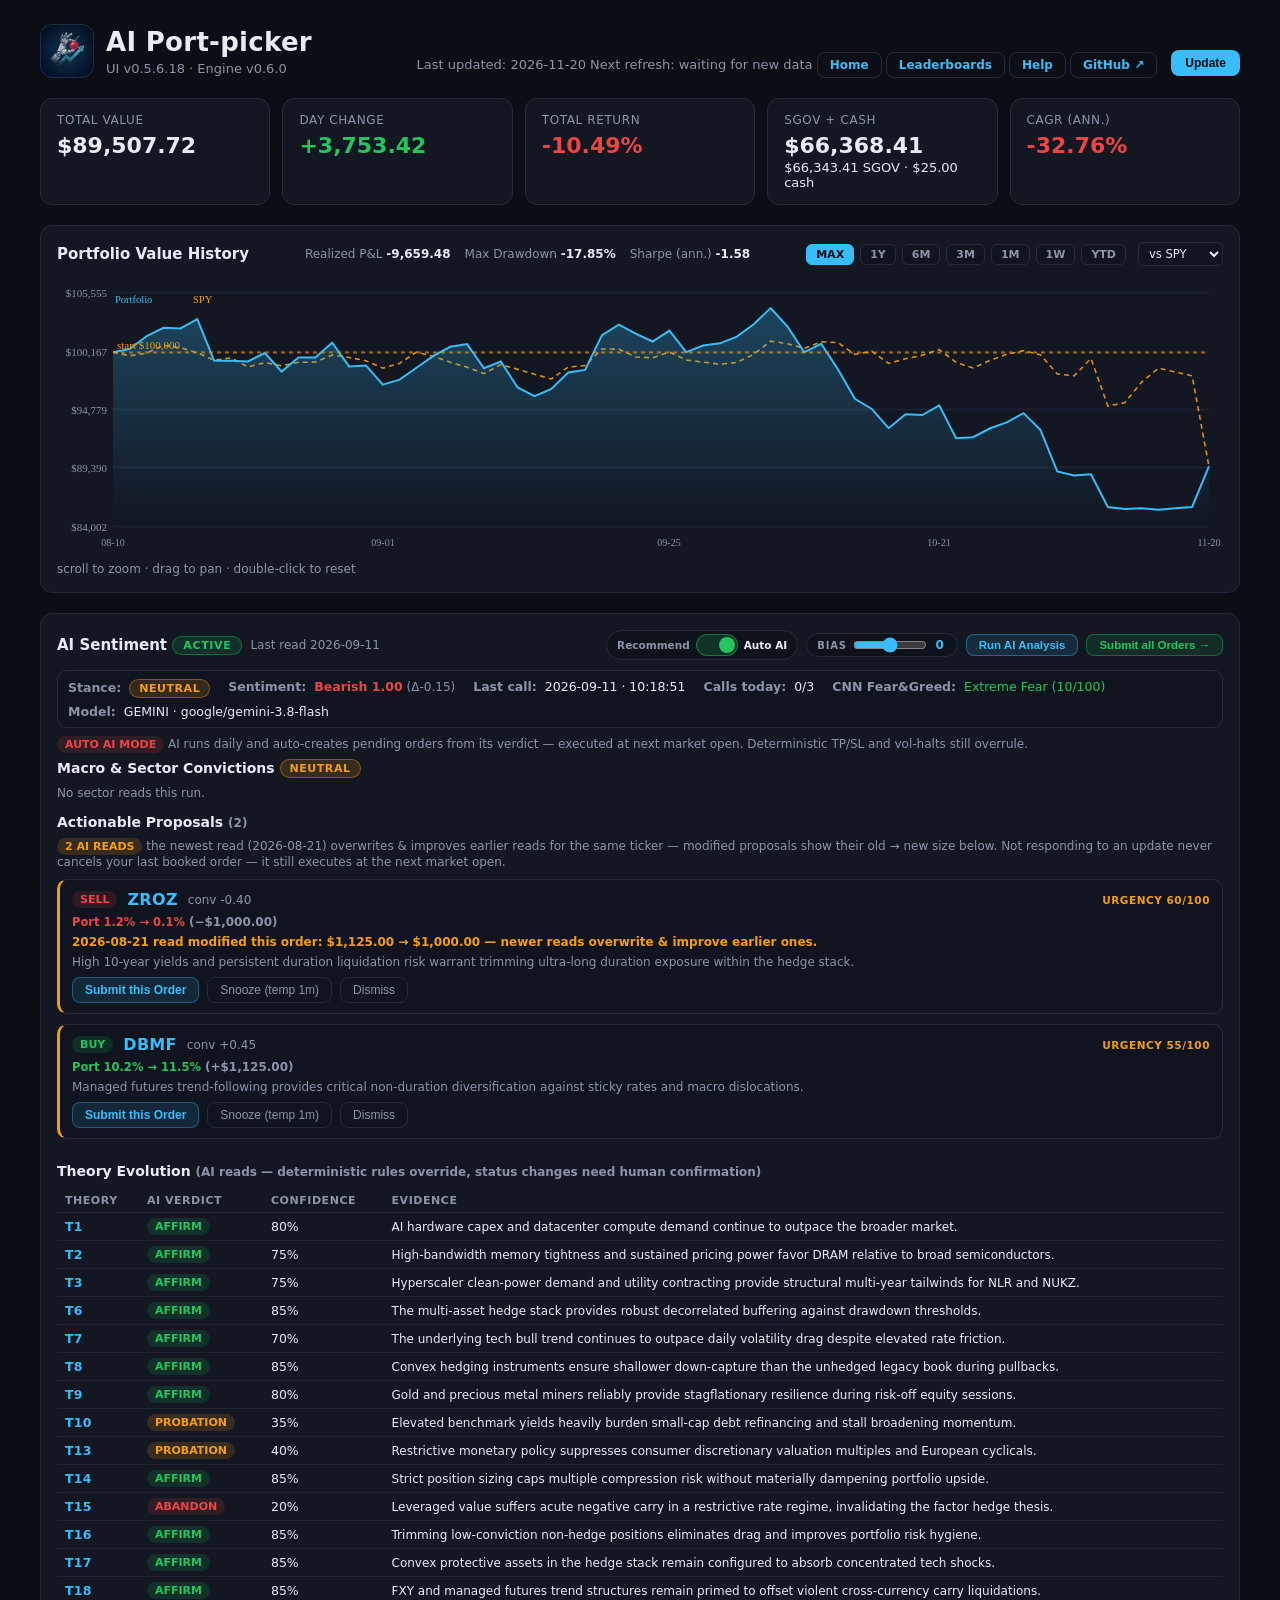
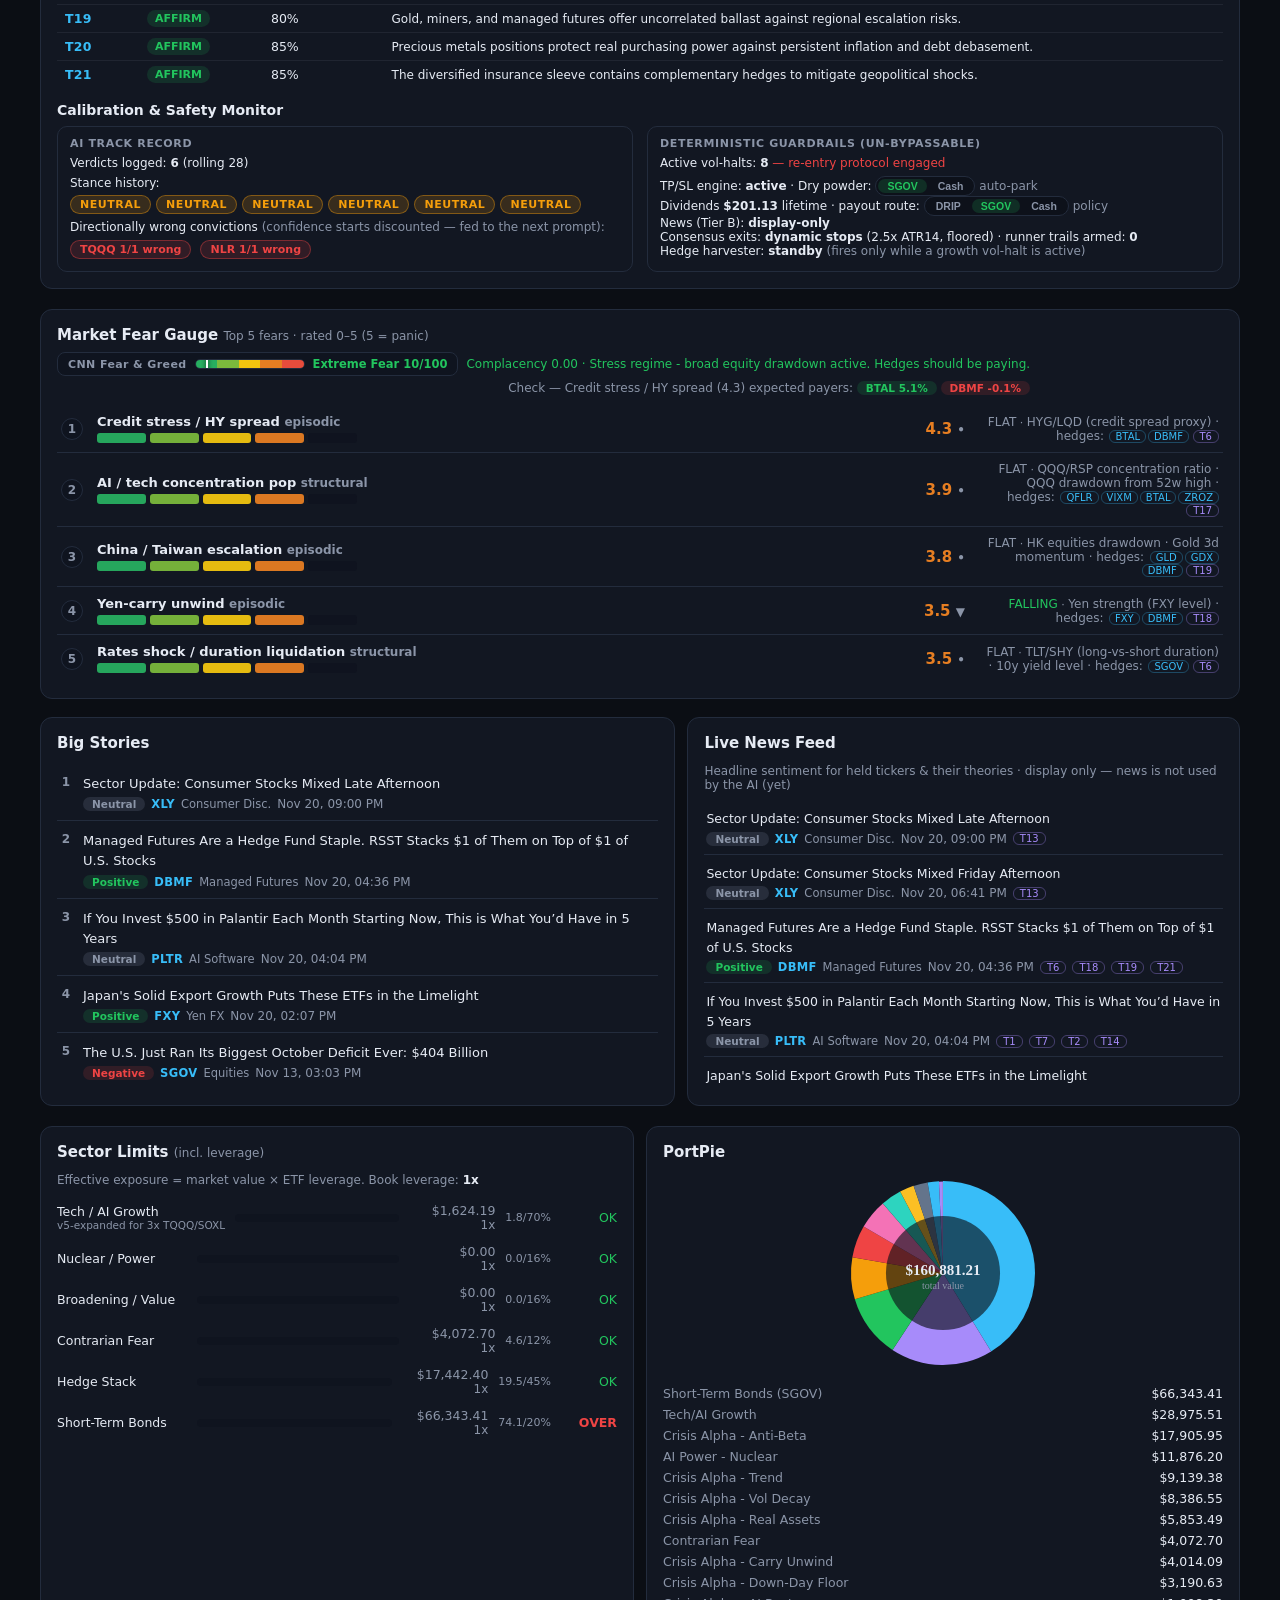
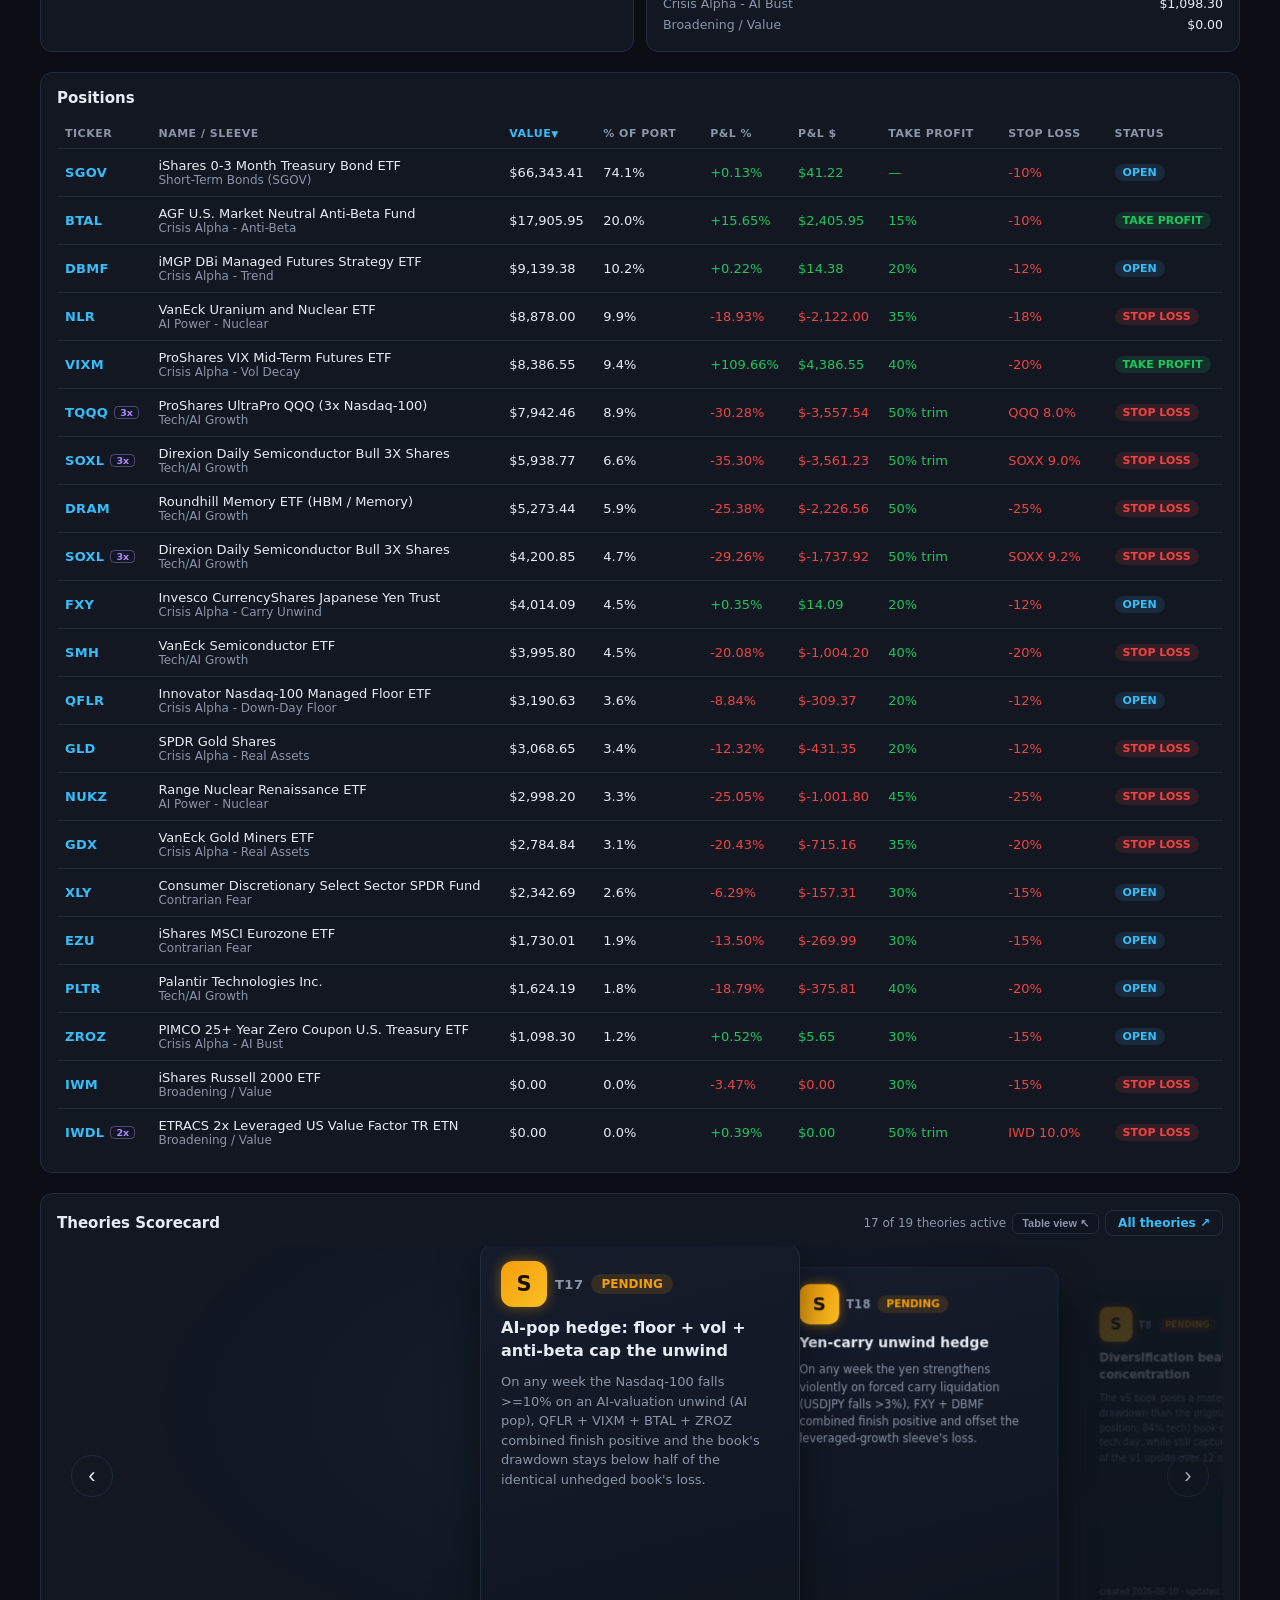
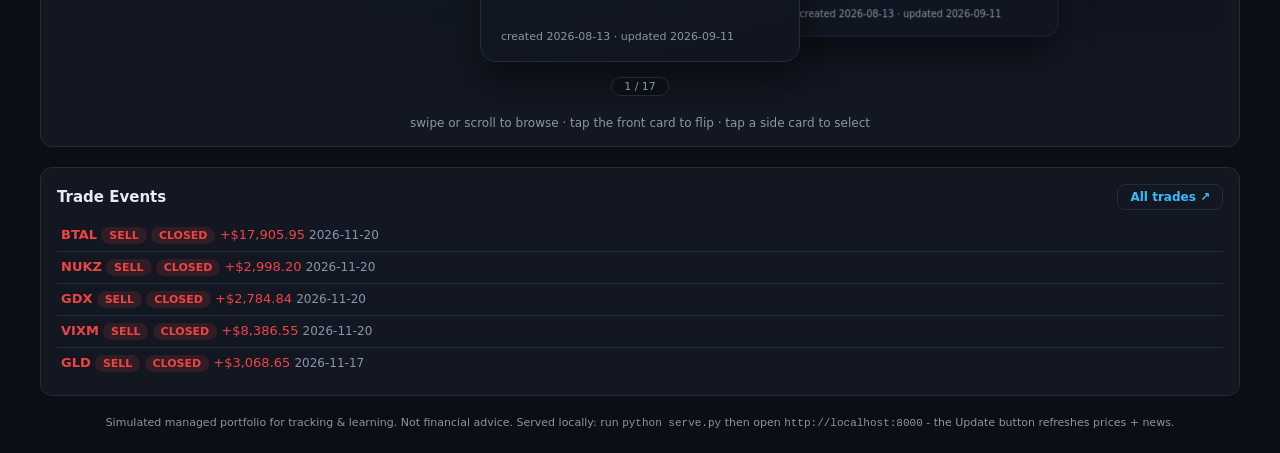
<file: dashboard.html>
﻿<!DOCTYPE html>
<html lang="en">
<head>
<meta charset="UTF-8">
<meta name="viewport" content="width=device-width, initial-scale=1.0">
<title>AI Port-picker</title>
<link rel="stylesheet" href="styles.css?v=55">
</head>
<!--
  Page skeleton only. Every section below is filled by app.js from the
  AUTO-GENERATED dashboard.js (window.DASH). To change what shows, edit
  app.js or the data in portfolio.json/update.py â€” NOT dashboard.js.

  Section -> render function in app.js:
    header/cards          renderCards()
    chart                 initValueChart()
    AI sentiment          renderAi() (aiSection)
    fear gauge            renderFears() (fearSection)
    news                  renderNews()
    market orders         renderOrders()
    sector limits + pie   renderSectors() / initDonut()
    positions table       renderPositions()
    theories scorecard    renderTheories()
    trade events          renderEvents()
-->
<body>
<div class="wrap">
  <header>
    <div style="display:flex; align-items:center; gap:12px;">
      <div class="mascot" id="mascot" title="AI cherry-picker mascot â€” temp logo (replace with the real one later)"></div>
      <div>
        <h1 id="pname">Portfolio</h1>
        <div class="sub" id="verLine"></div>
      </div>
    </div>
    <div class="asof">Last updated: <span id="asof"></span> <span class="nextRefresh">Next refresh: <span id="nextRefresh">â€“</span></span> <a class="archiveBtn" href="index.html">Home</a> <a class="archiveBtn" href="leaderboards.html">Leaderboards</a> <a class="archiveBtn" href="help.html">Help</a> <a class="archiveBtn" href="https://github.com/RubySapior/stock-picker" target="_blank" rel="noopener">GitHub &#8599;</a> <button id="updateBtn" class="updateBtn" title="Refresh prices + news only — no Gemini call (use Run AI for sentiment)">Update</button></div>
  </header>

  <div class="cards" id="cards"></div>

  <div class="panel" style="position:relative; margin-bottom:20px;">
    <div class="charthead">
      <h2>Portfolio Value History</h2>
      <span class="chartstat" id="chartStat"></span>
      <div class="chartbar">
        <span class="rangeBtn active" data-days="0">MAX</span>
        <span class="rangeBtn" data-days="365">1Y</span>
        <span class="rangeBtn" data-days="183">6M</span>
        <span class="rangeBtn" data-days="92">3M</span>
        <span class="rangeBtn" data-days="30">1M</span>
        <span class="rangeBtn" data-days="7">1W</span>
        <span class="rangeBtn" data-days="ytd">YTD</span>
        <label class="bmLabel" title="Overlay a benchmark, normalized to the same $100,000 start">
          <select id="bmSelect" class="bmSelect">
            <option value="SPY">vs SPY</option>
            <option value="QQQ">vs QQQ</option>
            <option value="TQQQ">vs TQQQ</option>
            <option value="MUU">vs MUU</option>
          </select>
        </label>
      </div>
    </div>
    <canvas id="chart" height="280"></canvas>
    <div id="chartTip"></div>
    <div class="muted small" style="margin-top:6px;">scroll to zoom &middot; drag to pan &middot; double-click to reset</div>
  </div>

  <div class="panel" id="aiSection" style="margin-bottom:20px;">
    <div class="charthead">
      <h2>AI Sentiment <span class="aiBadge" id="aiStatus">OFF</span></h2>
      <span class="muted small" id="aiSub"></span>
      <span class="aiCtl" id="aiCtl">
        <span class="modeSwitch" title="Recommend = you approve each order (Submit buttons); Auto AI = AI auto-creates pending orders on each verdict and executes at next market open">
          <span class="modeLabel" id="modeLabelRec">Recommend</span>
          <label class="switch" title="Toggle Auto AI mode"><input type="checkbox" id="aiModeSwitch"><span class="slider"></span></label>
          <span class="modeLabel" id="modeLabelAuto">Auto AI</span>
        </span>
        <span class="biasWrap" title="Your sentiment lean (-5 fearful ... +5 bullish) — fed into the AI prompt, shown separately from the CNN gauge">
          <label class="aiModeLabel" for="biasSlider">BIAS</label>
          <input type="range" id="biasSlider" min="-5" max="5" step="1" value="0">
          <span class="biasVal" id="biasVal">0</span>
        </span>
        <button id="aiRunBtn" class="aiRunBtn" title="Run Gemini AI sentiment analysis now — uses tokens, max 3/day, market-hours gated (Update is price-only)">Run AI Analysis</button>
        <button id="execAllBtn" class="execAllBtn" title="Turn all current AI proposals + rotations into human-approved pending market orders (conviction-scaled amounts)">Submit all Orders &rarr;</button>
      </span>
    </div>
    <div id="aiHeartbeat"></div>
    <div class="aiGrid">
      <div id="aiMacro" class="aiCol"></div>
      <div id="aiProposals" class="aiCol"></div>
    </div>
    <div id="aiTheories" style="margin-top:14px;"></div>
    <div id="aiFearProps" style="margin-top:14px;"></div>
    <div id="aiCalib" style="margin-top:14px;"></div>
  </div>

  <div class="panel fearPanel" id="fearSection" style="display:none;">
    <div class="charthead">
      <h2>Market Fear Gauge <span class="muted small" style="font-weight:400;">Top 5 fears &middot; rated 0&ndash;5 (5 = panic)</span></h2>
      <div id="complacency" class="compLine"></div>
    </div>
    <div id="fearList"></div>
    <div id="fearSizing" class="sizingBox" style="display:none;"></div>
  </div>

  <div class="news-grid">
    <div class="panel">
      <h2>Big Stories</h2>
      <div id="bigStories"></div>
    </div>
    <div class="panel">
      <h2>Live News Feed</h2>
      <div class="muted small" style="margin-bottom:8px;">Headline sentiment for held tickers &amp; their theories &middot; display only — news is not used by the AI (yet)</div>
      <div class="feedWrap" id="feedWrap">
        <div id="newsFeed"></div>
        <div class="feedBar" aria-hidden="true"><div class="feedThumb" id="feedThumb"></div></div>
      </div>
    </div>
  </div>

  <div class="panel" id="ordersSection" style="margin-bottom:20px; display:none;">
    <div class="charthead">
      <h2>Market Orders</h2>
      <span class="muted small" id="ordersSub"></span>
    </div>
    <div class="muted small" style="margin-bottom:10px;" id="ordersNote">Human-approved orders from the AI verdict. Executed at the live price on the next market-open run.</div>
    <div id="ordersList"></div>
  </div>

  <div class="cmp-grid">
    <div class="panel">
      <h2>Sector Limits <span class="muted small" style="font-weight:400;">(incl. leverage)</span></h2>
      <div class="muted small" style="margin-bottom:10px;">Effective exposure = market value &times; ETF leverage. Book leverage: <strong id="levFactor" class="txt" style="color:var(--txt);"></strong></div>
      <div id="sectorList"></div>
    </div>
    <div class="panel" style="position:relative;">
      <h2>PortPie</h2>
      <canvas id="donut" height="200"></canvas>
      <div id="donutTip"></div>
      <div id="sleeveList" style="margin-top:10px;"></div>
    </div>
  </div>

  <div class="panel" style="margin-bottom:20px;">
    <h2>Positions</h2>
    <div class="scrollWrap">
      <div class="scroll">
        <table id="posTable">
          <thead><tr>
            <th data-key="ticker">Ticker</th><th data-key="name">Name / Sleeve</th><th data-key="current_value">Value</th><th data-key="pct">% of Port</th>
            <th data-key="pnl_pct">P&amp;L %</th><th data-key="pnl_dollars">P&amp;L $</th><th data-key="take_profit_pct">Take Profit</th><th data-key="stop_loss_pct">Stop Loss</th><th data-key="status">Status</th>
          </tr></thead>
          <tbody></tbody>
        </table>
      </div>
      <div class="hBar" aria-hidden="true"><div class="hThumb" id="posHThumb"></div></div>
    </div>
  </div>

  <div class="panel" style="margin-bottom:20px;">
    <div class="charthead">
      <h2>Theories Scorecard</h2>
      <div class="chartbar">
        <span class="muted small" id="tCount"></span>
        <button id="viewToggle" class="rangeBtn" title="Switch between the flash-card wheel and the plain table">Table view &#8596;</button>
        <a class="archiveBtn" href="theories.html">All theories &#8599;</a>
      </div>
    </div>
    <div class="wheelStage" id="wheelStage">
      <div class="wheel" id="wheel"></div>
      <button class="wheelBtn prev" id="wPrev" title="Previous card">&#8249;</button>
      <button class="wheelBtn next" id="wNext" title="Next card">&#8250;</button>
      <div class="wheelCounter" id="wCounter"></div>
    </div>
    <div class="wheelHint" id="wheelHint">swipe or scroll to browse &middot; tap the front card to flip &middot; tap a side card to select</div>
    <div id="tableView" style="display:none;">
      <div class="scrollWrap">
        <div class="scroll">
          <table id="theoryTable">
            <thead><tr><th>Rank</th><th>ID</th><th>Theory</th><th>Prediction</th><th>Status</th><th>Evidence Log</th></tr></thead>
            <tbody></tbody>
          </table>
        </div>
        <div class="hBar" aria-hidden="true"><div class="hThumb" id="theoryHThumb"></div></div>
      </div>
    </div>
  </div>

  <div class="panel" style="margin-bottom:20px;">
    <div class="charthead">
      <h2>Trade Events</h2>
      <a class="archiveBtn" href="trades.html">All trades &#8599;</a>
    </div>
    <div id="events"></div>
  </div>

  <footer>Simulated managed portfolio for tracking &amp; learning. Not financial advice. Served locally: run <code>python serve.py</code> then open <code>http://localhost:8000</code> - the Update button refreshes prices + news.</footer>
</div>

<script src="wheel.js?v=8"></script>
<script src="app.js?v=64" defer></script>
</body>
</html>
</file>
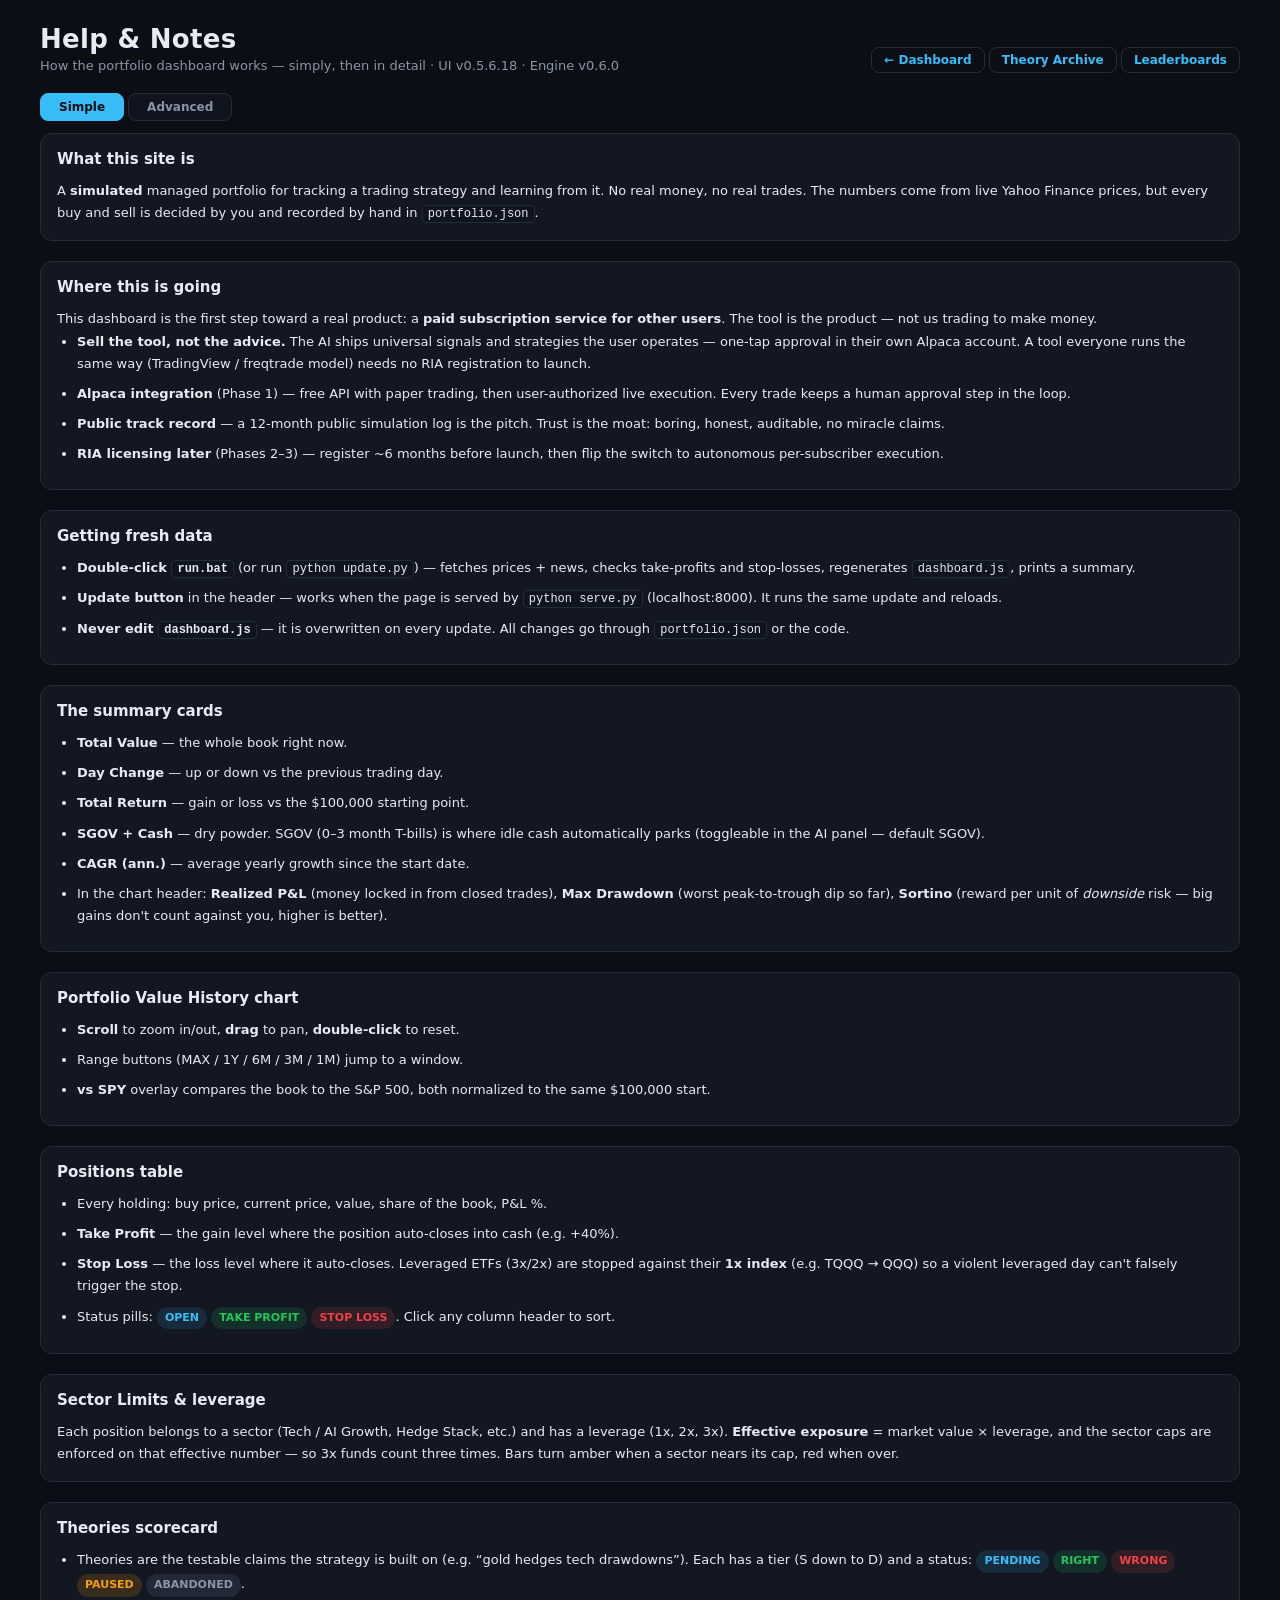
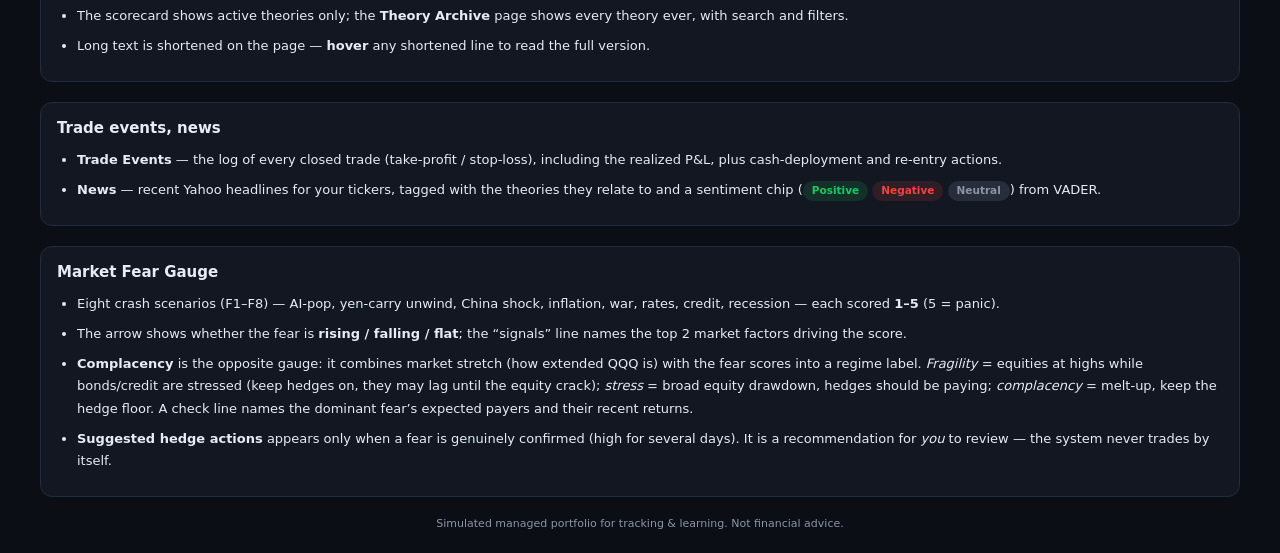
<file: help.html>
<!DOCTYPE html>
<html lang="en">
<head>
<meta charset="UTF-8">
<meta name="viewport" content="width=device-width, initial-scale=1.0">
<title>Help &amp; Notes — How This Site Works</title>
<link rel="stylesheet" href="styles.css?v=57">
</head>
<!--
  Help site: plain-language notes (Simple tab) + the math and details
  (Advanced tab). Tab switching is handled by help.js. No dashboard data
  is read here — it is a static explainer for the whole project.
-->
<body>
<div class="wrap">
  <header>
    <div>
      <h1>Help &amp; Notes</h1>
      <div class="sub">How the portfolio dashboard works &mdash; simply, then in detail &middot; <span id="verLine"></span></div>
    </div>
    <div class="asof"><a class="archiveBtn" href="dashboard.html">&#8592; Dashboard</a> <a class="archiveBtn" href="theories.html">Theory Archive</a> <a class="archiveBtn" href="leaderboards.html">Leaderboards</a></div>
  </header>

  <div class="filterbar">
    <div class="btnGroup" id="helpTabs">
      <span class="helpTab active" data-tab="simple">Simple</span>
      <span class="helpTab" data-tab="advanced">Advanced</span>
    </div>
  </div>

  <!-- ================= SIMPLE ================= -->
  <div id="helpSimple">

    <div class="panel" style="margin-bottom:20px;">
      <h2>What this site is</h2>
      <p class="helpText">A <strong>simulated</strong> managed portfolio for tracking a trading strategy and learning from it. No real money, no real trades. The numbers come from live Yahoo Finance prices, but every buy and sell is decided by you and recorded by hand in <code>portfolio.json</code>.</p>
    </div>

    <div class="panel" style="margin-bottom:20px;">
      <h2>Where this is going</h2>
      <p class="helpText">This dashboard is the first step toward a real product: a <strong>paid subscription service for other users</strong>. The tool is the product &mdash; not us trading to make money.</p>
      <ul class="helpList">
        <li><strong>Sell the tool, not the advice.</strong> The AI ships universal signals and strategies the user operates &mdash; one-tap approval in their own Alpaca account. A tool everyone runs the same way (TradingView / freqtrade model) needs no RIA registration to launch.</li>
        <li><strong>Alpaca integration</strong> (Phase 1) &mdash; free API with paper trading, then user-authorized live execution. Every trade keeps a human approval step in the loop.</li>
        <li><strong>Public track record</strong> &mdash; a 12-month public simulation log is the pitch. Trust is the moat: boring, honest, auditable, no miracle claims.</li>
        <li><strong>RIA licensing later</strong> (Phases 2&ndash;3) &mdash; register ~6 months before launch, then flip the switch to autonomous per-subscriber execution.</li>
      </ul>
    </div>

    <div class="panel" style="margin-bottom:20px;">
      <h2>Getting fresh data</h2>
      <ul class="helpList">
        <li><strong>Double-click <code>run.bat</code></strong> (or run <code>python update.py</code>) &mdash; fetches prices + news, checks take-profits and stop-losses, regenerates <code>dashboard.js</code>, prints a summary.</li>
        <li><strong>Update button</strong> in the header &mdash; works when the page is served by <code>python serve.py</code> (localhost:8000). It runs the same update and reloads.</li>
        <li><strong>Never edit <code>dashboard.js</code></strong> &mdash; it is overwritten on every update. All changes go through <code>portfolio.json</code> or the code.</li>
      </ul>
    </div>

    <div class="panel" style="margin-bottom:20px;">
      <h2>The summary cards</h2>
      <ul class="helpList">
        <li><strong>Total Value</strong> &mdash; the whole book right now.</li>
        <li><strong>Day Change</strong> &mdash; up or down vs the previous trading day.</li>
        <li><strong>Total Return</strong> &mdash; gain or loss vs the $100,000 starting point.</li>
        <li><strong>SGOV + Cash</strong> &mdash; dry powder. SGOV (0&ndash;3 month T-bills) is where idle cash automatically parks (toggleable in the AI panel &mdash; default SGOV).</li>
        <li><strong>CAGR (ann.)</strong> &mdash; average yearly growth since the start date.</li>
        <li>In the chart header: <strong>Realized P&amp;L</strong> (money locked in from closed trades), <strong>Max Drawdown</strong> (worst peak-to-trough dip so far), <strong>Sortino</strong> (reward per unit of <em>downside</em> risk &mdash; big gains don't count against you, higher is better).</li>
      </ul>
    </div>

    <div class="panel" style="margin-bottom:20px;">
      <h2>Portfolio Value History chart</h2>
      <ul class="helpList">
        <li><strong>Scroll</strong> to zoom in/out, <strong>drag</strong> to pan, <strong>double-click</strong> to reset.</li>
        <li>Range buttons (MAX / 1Y / 6M / 3M / 1M) jump to a window.</li>
        <li><strong>vs SPY</strong> overlay compares the book to the S&amp;P 500, both normalized to the same $100,000 start.</li>
      </ul>
    </div>

    <div class="panel" style="margin-bottom:20px;">
      <h2>Positions table</h2>
      <ul class="helpList">
        <li>Every holding: buy price, current price, value, share of the book, P&amp;L %.</li>
        <li><strong>Take Profit</strong> &mdash; the gain level where the position auto-closes into cash (e.g. +40%).</li>
        <li><strong>Stop Loss</strong> &mdash; the loss level where it auto-closes. Leveraged ETFs (3x/2x) are stopped against their <strong>1x index</strong> (e.g. TQQQ &rarr; QQQ) so a violent leveraged day can't falsely trigger the stop.</li>
        <li>Status pills: <span class="pill open">OPEN</span> <span class="pill tp">TAKE PROFIT</span> <span class="pill sl">STOP LOSS</span>. Click any column header to sort.</li>
      </ul>
    </div>

    <div class="panel" style="margin-bottom:20px;">
      <h2>Sector Limits &amp; leverage</h2>
      <p class="helpText">Each position belongs to a sector (Tech / AI Growth, Hedge Stack, etc.) and has a leverage (1x, 2x, 3x). <strong>Effective exposure</strong> = market value &times; leverage, and the sector caps are enforced on that effective number &mdash; so 3x funds count three times. Bars turn amber when a sector nears its cap, red when over.</p>
    </div>

    <div class="panel" style="margin-bottom:20px;">
      <h2>Theories scorecard</h2>
      <ul class="helpList">
        <li>Theories are the testable claims the strategy is built on (e.g. &ldquo;gold hedges tech drawdowns&rdquo;). Each has a tier (S down to D) and a status: <span class="pill open">PENDING</span> <span class="pill tp">RIGHT</span> <span class="pill sl">WRONG</span> <span class="pill warn">PAUSED</span> <span class="pill closed">ABANDONED</span>.</li>
        <li>The scorecard shows active theories only; the <strong>Theory Archive</strong> page shows every theory ever, with search and filters.</li>
        <li>Long text is shortened on the page &mdash; <strong>hover</strong> any shortened line to read the full version.</li>
      </ul>
    </div>

    <div class="panel" style="margin-bottom:20px;">
      <h2>Trade events, news</h2>
      <ul class="helpList">
        <li><strong>Trade Events</strong> &mdash; the log of every closed trade (take-profit / stop-loss), including the realized P&amp;L, plus cash-deployment and re-entry actions.</li>
        <li><strong>News</strong> &mdash; recent Yahoo headlines for your tickers, tagged with the theories they relate to and a sentiment chip (<span class="sent positive">positive</span> <span class="sent negative">negative</span> <span class="sent neutral">neutral</span>) from VADER.</li>
      </ul>
    </div>

    <div class="panel" style="margin-bottom:20px;">
      <h2>Market Fear Gauge</h2>
      <ul class="helpList">
        <li>Eight crash scenarios (F1&ndash;F8) &mdash; AI-pop, yen-carry unwind, China shock, inflation, war, rates, credit, recession &mdash; each scored <strong>1&ndash;5</strong> (5 = panic).</li>
        <li>The arrow shows whether the fear is <strong>rising / falling / flat</strong>; the &ldquo;signals&rdquo; line names the top 2 market factors driving the score.</li>
        <li><strong>Complacency</strong> is the opposite gauge: it combines market stretch (how extended QQQ is) with the fear scores into a regime label. <em>Fragility</em> = equities at highs while bonds/credit are stressed (keep hedges on, they may lag until the equity crack); <em>stress</em> = broad equity drawdown, hedges should be paying; <em>complacency</em> = melt-up, keep the hedge floor. A check line names the dominant fear&rsquo;s expected payers and their recent returns.</li>
        <li><strong>Suggested hedge actions</strong> appears only when a fear is genuinely confirmed (high for several days). It is a recommendation for <em>you</em> to review &mdash; the system never trades by itself.</li>
      </ul>
    </div>

  </div>

  <!-- ================= ADVANCED ================= -->
  <div id="helpAdvanced" style="display:none;">

    <div class="panel" style="margin-bottom:20px;">
      <h2>Data flow &amp; file roles</h2>
      <table>
        <thead><tr><th>File</th><th>Role</th><th>Edit?</th></tr></thead>
        <tbody>
          <tr><td><code>portfolio.json</code></td><td>Source of truth: meta, account/cash, positions, theories, events, fear state</td><td><strong>Yes</strong> &mdash; hand-edit to add / remove positions</td></tr>
          <tr><td><code>update.py</code></td><td>Daily updater: fetch prices &rarr; check exits &rarr; deploy cash &rarr; snapshot &rarr; write <code>dashboard.js</code></td><td>Yes &mdash; all data-mutating logic</td></tr>
          <tr><td><code>news.py</code></td><td>Yahoo RSS headlines for held tickers, theory tags, VADER sentiment</td><td>Yes</td></tr>
          <tr><td><code>fears.py</code></td><td>Market Fear Gauge: F1&ndash;F8 scores, complacency, hedge sizing recommendations</td><td>Yes</td></tr>
          <tr><td><code>dashboard.js</code></td><td>AUTO-GENERATED data file the browser reads (<code>window.DASH</code>)</td><td><strong>No</strong> &mdash; overwritten every run</td></tr>
          <tr><td><code>app.js</code> / <code>dashboard.html</code> / <code>styles.css</code></td><td>The dashboard UI</td><td>Yes &mdash; UI only</td></tr>
          <tr><td><code>serve.py</code></td><td>Optional local server; <code>POST /refresh</code> runs <code>update.py</code> (the Update button)</td><td>Yes</td></tr>
        </tbody>
      </table>
    </div>

    <div class="panel" style="margin-bottom:20px;">
      <h2>Metrics math (update.py)</h2>
      <ul class="helpList">
        <li><strong>Max drawdown</strong> &mdash; min over all snapshots of <code>(value &minus; running_peak) / running_peak</code>, returned as a negative % (update.py:459).</li>
        <li><strong>Sortino (annualized)</strong> &mdash; <code>mean(daily_returns) / downside_dev(daily_returns) &times; &radic;252</code>, where <code>downside_dev = &radic;( sum(min(r,0)&sup2;) / (n&minus;1) )</code>. Unlike Sharpe it punishes only <em>downside</em> volatility &mdash; big up-days never lower the score (issue #32). Needs &ge;3 snapshots, returns <code>null</code> when there are no down-days (update.py:471).</li>
        <li><strong>CAGR</strong> &mdash; <code>((total / start_value)^(365.25 / elapsed_days) &minus; 1)</code> (update.py:485).</li>
        <li><strong>Benchmark</strong> &mdash; SPY 2y history normalized so its price at (or before) <code>start_date</code> equals <code>start_value</code>, then <em>aligned</em> to portfolio snapshot dates by carrying the last SPY close at or before each snapshot date (update.py:356). Same Sortino / drawdown / total-return formulas run on the normalized SPY series.</li>
        <li><strong>Total return</strong> is anchored to <code>meta.start_value</code> (100000) / <code>meta.start_date</code>, not to day one of the chart.</li>
      </ul>
    </div>

    <div class="panel" style="margin-bottom:20px;">
      <h2>Effective exposure &amp; leverage</h2>
      <ul class="helpList">
        <li>Per position: <code>effective_value = current_value &times; leverage</code> (leverage from <code>meta.limits.position_exposure.&lt;TICKER&gt;.leverage</code>).</li>
        <li>Sector caps in <code>meta.limits.sector_limits</code> are checked on <strong>effective</strong> exposure, so a 3x fund consumes 3&times; its market value against the cap.</li>
        <li><code>leverage_factor</code> in <code>dashboard.js</code> = book-wide effective exposure &divide; market value.</li>
      </ul>
    </div>

    <div class="panel" style="margin-bottom:20px;">
      <h2>Exits: take-profit, stop-loss, vol-halt</h2>
      <ul class="helpList">
        <li><strong>Take profit</strong> fires when <code>px &ge; buy_price &times; (1 + take_profit_pct)</code>; proceeds go to cash, event logged with realized P&amp;L (update.py:425).</li>
        <li><strong>Index-referenced stops (v5.1)</strong>: leveraged funds carry <code>underlying</code> (the 1x index) + <code>underlying_stop_pct</code> + <code>underlying_buy_price</code>. The stop fires on the <strong>1x underlying</strong> crossing <code>underlying_buy_price &times; (1 + underlying_stop_pct)</code> &mdash; vol-aware, no whipsaw from leveraged daily decay. The wrapper <code>stop_loss_pct</code> remains only as a wide gap-through backstop (update.py:412).</li>
        <li>Every stop is tagged <code>state: "vol_halt"</code> and records <code>reclaim_ticker</code>, <code>reclaim_level</code>, <code>reentry_amount</code> for the re-entry protocol.</li>
        <li><strong>Re-entry protocol (v5.2)</strong>: a stop is a pause, not a death &mdash; the linked theory is marked <code>paused</code> (only if no open position still tests it), proceeds park in SGOV. If the 1x underlying closes back above the stop level for <strong>2 consecutive sessions</strong>, the theory is re-affirmed and the position re-entered with recovered capital. If no reclaim within <strong>60 days</strong>, the theory is formally abandoned (falsified). Prevents the &ldquo;silent-SGOV trap&rdquo; where the book quietly becomes a T-bill portfolio (portfolio.json <code>meta.limits.re_entry</code>).</li>
      </ul>
    </div>

    <div class="panel" style="margin-bottom:20px;">
      <h2>No idle cash policy</h2>
      <p class="helpText">On every run, <code>update.py</code> auto-buys SGOV (0&ndash;3 month T-bills) with any cash above the <code>CASH_BUFFER</code> so dry powder never sits idle &mdash; unless the dry-powder toggle in the AI panel is set to <strong>Cash</strong>. SGOV + Cash on the cards is the full liquidity picture.</p>
    </div>

    <div class="panel" style="margin-bottom:20px;">
      <h2>Fear Gauge math (fears.py)</h2>
      <ul class="helpList">
        <li><strong>Self-relative percentile ranking</strong>: every component value is percentile-ranked against its own trailing 260-trading-day window (<code>WINDOW</code>) &mdash; absolute levels mean nothing, only regime matters (fears.py:160).</li>
        <li><strong>Level</strong> &mdash; weighted average of 1&ndash;2 components, normalized 0..1. Components: level of a price, drawdown from 52w high, distance below 200d MA, n-day momentum, or a ratio (e.g. TIP/IEF breakeven proxy, HYG/LQD credit proxy, QQQ/RSP concentration).</li>
        <li><strong>Structural fears</strong> (F1/F4/F6/F8): <code>score_pct = 0.7 &times; level + 0.3 &times; 50d-trend percentile</code>.</li>
        <li><strong>Episodic fears</strong> (F2/F3/F5/F7): <code>score_pct = 0.7 &times; 5d-velocity percentile + 0.3 &times; level</code>.</li>
        <li><strong>Score</strong> = <code>1 + 4 &times; score_pct</code>, rounded to 1 decimal, clamped 1&ndash;5 (fears.py:282). The top-2 contributing components become the displayed signals.</li>
        <li><strong>Confirmation</strong>: score &ge; <code>ACTIVE_THRESHOLD</code> (4.0) sustained for <code>confirm_days</code> &mdash; 3 for structural, 2 for episodic &mdash; tracked in <code>meta.fear_state</code> (<code>days_above</code>). Only <em>confirmed</em> fears trigger hedge sizing.</li>
        <li><strong>trend_dir</strong> &mdash; rising if score changed +0.15 or more vs yesterday, falling at &minus;0.15, else flat.</li>
        <li><strong>Degraded</strong> &mdash; a fear whose data sources failed to fetch is flagged rather than dropped silently.</li>
      </ul>
    </div>

    <div class="panel" style="margin-bottom:20px;">
      <h2>Complacency index math (fears.py:297)</h2>
      <ul class="helpList">
        <li><strong>Valuation stretch</strong> = 0.5 &times; (QQQ 20d momentum percentile) + 0.5 &times; (QQQ vs 200d MA distance percentile) &mdash; the equity side of the gauge.</li>
        <li><strong>Fear term</strong> = <code>1 &minus; (mean(top-3 fear scores) &minus; 1) / 4</code> &mdash; 1.0 when no fear, near 0 in a panic (the systemic side).</li>
        <li><strong>Index</strong> = stretch &times; fear term, 0..1 &mdash; one number for the header. But the reading is a <strong>2D regime matrix</strong> (stretch on one axis, top-3 fear average on the other) so a low index no longer conflates two opposite realities:
          <ul class="helpList">
            <li><strong>Fragility</strong> (stretch &ge; 0.5 + fear &ge; 3.5) &mdash; SPY at/near ATH while bonds/credit/FX are stressed. Macro divergence; equities expected to crack. <em>This is today&rsquo;s reading.</em></li>
            <li><strong>Stress</strong> (stretch &lt; 0.5 + fear &ge; 3.5) &mdash; broad equity drawdown active; hedges should be paying.</li>
            <li><strong>Complacency</strong> (stretch &ge; 0.5 + fear &lt; 2.5) &mdash; melt-up; keep the baseline hedge floor.</li>
            <li><strong>Neutral</strong> (stretch &lt; 0.5 + fear &lt; 2.5) &mdash; quiet equilibrium; no hedge change warranted.</li>
            <li><strong>Watchful / Moderate</strong> (fear 2.5&ndash;3.5 middle band) &mdash; some stress under the surface; keep hedges on.</li>
          </ul>
        </li>
        <li><strong>Hedge attribution check</strong> &mdash; the sub-line judges only the <em>dominant fear&rsquo;s</em> <code>hedge_ticks</code> (the instruments supposed to pay in that scenario) over their last 10 sessions. In a rates shock (F6) it checks SGOV only &mdash; ZROZ/TIP are expected to bleed and are not flagged.</li>
      </ul>
    </div>

    <div class="panel" style="margin-bottom:20px;">
      <h2>Hedge sizing math (fears.py:30)</h2>
      <ul class="helpList">
        <li>Each fear maps to instruments and a requested size in pp of book: F1 &rarr; QFLR +2 / BTAL +2; F2 &rarr; FXY +3 / DBMF +2; F3 &rarr; GLD +2 / DBMF +2; F4 &rarr; GLD +3 / SGOV +2; F5 &rarr; GLD +2 / DBMF +2; F6 &rarr; SGOV +4; F7 &rarr; BTAL +3 / DBMF +2; F8 &rarr; ZROZ +3 / BTAL +2.</li>
        <li>For <strong>confirmed active</strong> fears, per-instrument demand = the max delta across fears; duplicates keep every contributing fear id as a reason.</li>
        <li><strong>Headroom</strong> = <code>max(0, HEDGE_CAP (45%) &minus; current Hedge Stack effective share)</code>; scale = <code>min(1, headroom / total demand)</code>.</li>
        <li>Final suggestions are scaled demand, floored at 0.5pp; empty list means nothing worth showing (fears.py:330).</li>
        <li><strong>Recommendation-only</strong> &mdash; the dashboard displays it for review; nothing ever trades automatically.</li>
      </ul>
    </div>

    <div class="panel" style="margin-bottom:20px;">
      <h2>News sentiment (news.py)</h2>
      <p class="helpText">VADER compound score over each headline: &ge; +0.05 &rarr; positive, &le; &minus;0.05 &rarr; negative, otherwise neutral. Headlines are tagged with the theories whose tickers appear, and industry/sector labels are matched by keyword.</p>
    </div>

    <div class="panel" style="margin-bottom:20px;">
      <h2>End goal &amp; roadmap</h2>
      <ul class="helpList">
        <li><strong>UI v1.0</strong> &mdash; accounts: sign-in, and every user gets a personalized AI tuned to their risk tolerance and focus.</li>
        <li><strong>Engine v1.0</strong> &mdash; the AI makes <strong>100% of the trades</strong> from real-time sentiment with AI analysis, rebalancing weekly across hedges / leading sectors.</li>
        <li><strong>Business staging (v1 goal = paid subscription for other users)</strong>:
          <ul class="helpList">
            <li><strong>Phase 1 (now, unregistered)</strong> &mdash; universal signals + paper trading + user-authorized live execution via <strong>Alpaca</strong> (Robinhood's official API is discontinued; Alpaca is the standard). The AI stays read-only; its proposals become human-approved market orders, executed deterministically at the live price.</li>
            <li><strong>Phase 2 (~6 months before launch)</strong> &mdash; RIA registration: Form ADV (Parts 1 &amp; 2), compliance program + CCO, code of ethics, cybersecurity, business-continuity + trade-error procedures. Registration is NOT gated on AUM &mdash; being paid for discretionary management is the trigger.</li>
            <li><strong>Phase 3 (registered)</strong> &mdash; flip the switch: AI may auto-execute per-subscriber; marketing may say the real words.</li>
          </ul>
        </li>
        <li><strong>On-ramp routes</strong> (each legal today): sell the software / universal signals first; B2B white-label to licensed RIAs; sell the data/API feed; state RIA when revenue + track record justify it.</li>
        <li><strong>Trust is the moat</strong> &mdash; "AI trading subscription" is the scam capital of the internet; the differentiator is a public track record, paper-trading history, transparent methodology, no miracle claims.</li>
      </ul>
    </div>

  </div>

  <footer>Simulated managed portfolio for tracking &amp; learning. Not financial advice.</footer>
</div>

<script src="help.js?v=3"></script>
</body>
</html>
</file>
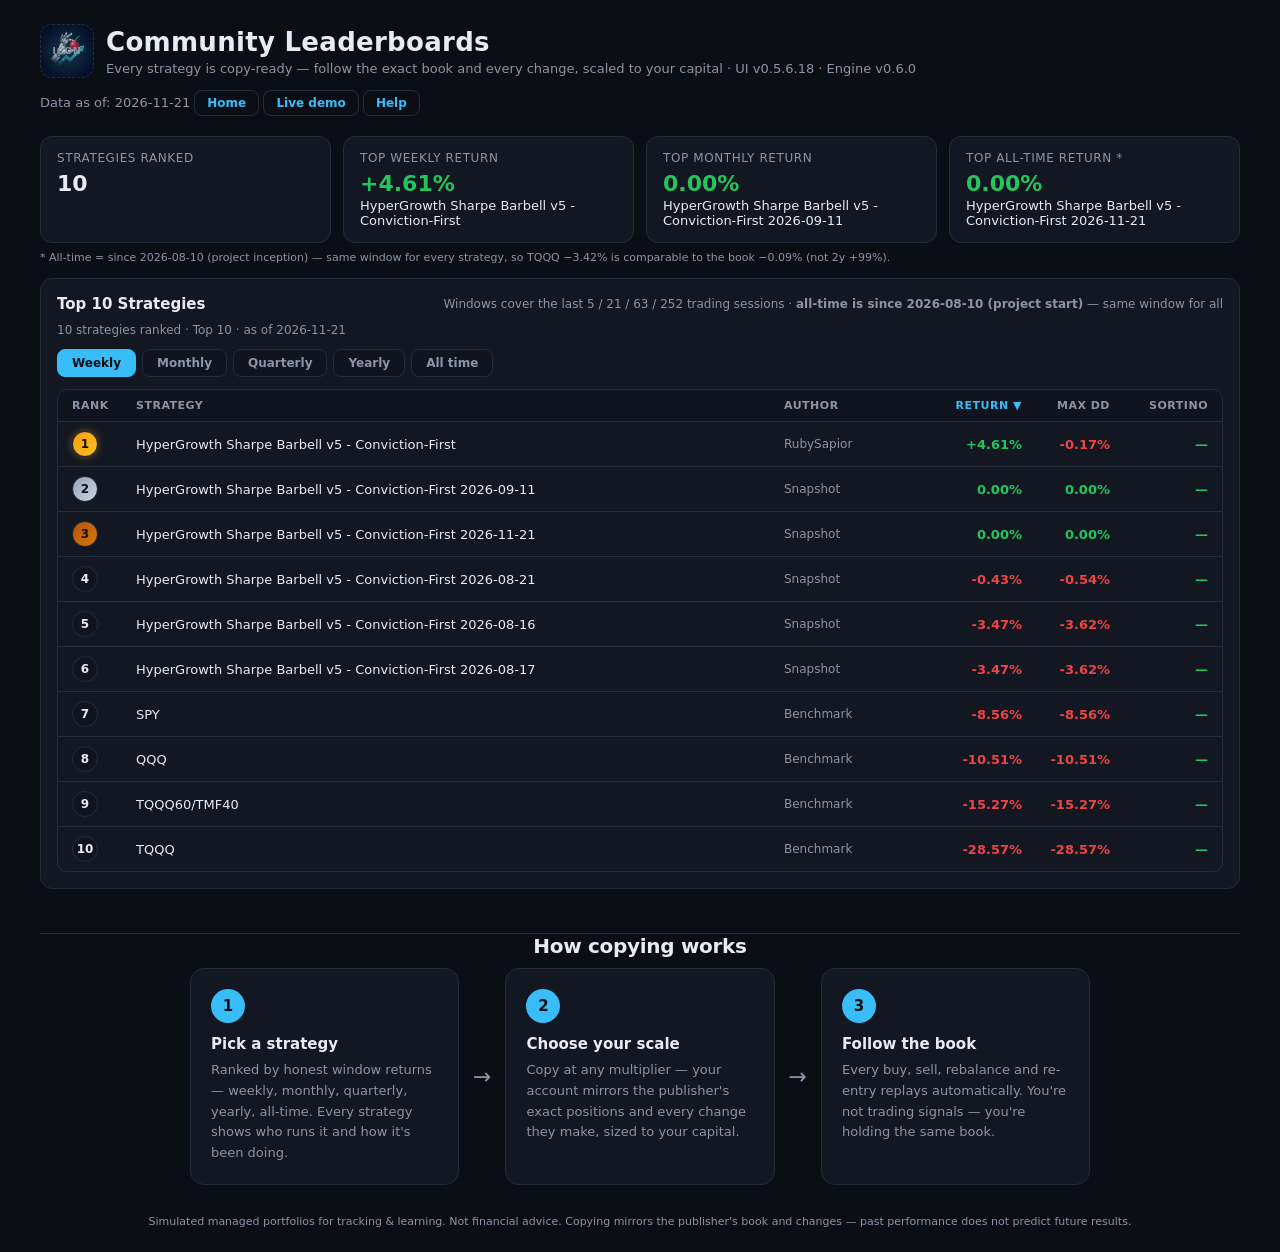
<file: leaderboards.html>
<!DOCTYPE html>
<html lang="en">
<head>
<meta charset="UTF-8">
<meta name="viewport" content="width=device-width, initial-scale=1.0">
<title>Community Leaderboards — AI Port-picker</title>
<link rel="stylesheet" href="styles.css?v=57">
</head>
<!--
  Community leaderboards site: the Top-10 ranking of every published
  strategy, weekly / monthly / quarterly / yearly / all-time. Loads the
  AUTO-GENERATED leaderboards.js (window.LEADERBOARDS) via lbpage.js +
  community.js (tables). Never hand-edit leaderboards.js.
-->
<body>
<div class="wrap">
  <header>
    <div style="display:flex; align-items:center; gap:12px;">
      <div class="mascot" title="AI cherry-picker mascot"></div>
      <div>
        <h1>Community Leaderboards</h1>
        <div class="sub">Every strategy is copy-ready &mdash; follow the exact book and every change, scaled to your capital &middot; <span id="verLine"></span></div>
      </div>
    </div>
    <div class="asof">Data as of: <span id="lbAsof">&mdash;</span> <a class="archiveBtn" href="index.html">Home</a> <a class="archiveBtn" href="dashboard.html">Live demo</a> <a class="archiveBtn" href="help.html">Help</a></div>
  </header>

  <div class="cards" id="lbCards">
    <div class="card"><div class="label">Strategies ranked</div><div class="val" id="lcCount">&mdash;</div></div>
    <div class="card"><div class="label">Top weekly return</div><div class="val" id="lcWeekly">&mdash;</div><div class="delta" id="lcWeeklyWho"></div></div>
    <div class="card"><div class="label">Top monthly return</div><div class="val" id="lcMonthly">&mdash;</div><div class="delta" id="lcMonthlyWho"></div></div>
    <div class="card"><div class="label">Top all-time return *</div><div class="val" id="lcAlltime">&mdash;</div><div class="delta" id="lcAlltimeWho"></div></div>
  </div>
  <div class="muted small" style="margin:-12px 0 14px; font-size:11px;">* All-time = since 2026-08-10 (project inception) — same window for every strategy, so TQQQ −3.42% is comparable to the book −0.09% (not 2y +99%).</div>

  <div class="panel" style="margin-bottom:20px;">
    <div class="charthead">
      <h2>Top 10 Strategies</h2>
      <span class="muted small" title="All-time is return since project inception (2026-08-10) for every strategy — same 10-day window, so +99% 2y is not shown">Windows cover the last 5 / 21 / 63 / 252 trading sessions &middot; <strong>all-time is since 2026-08-10 (project start)</strong> — same window for all</span>
    </div>
    <div id="communityLb"></div>
  </div>

  <div class="landSec" style="padding-top:0;">
    <h2 class="secTitle" style="font-size:20px;">How copying works</h2>
    <div class="landSteps">
      <div class="step">
        <div class="stepNum">1</div>
        <h3>Pick a strategy</h3>
        <p>Ranked by honest window returns &mdash; weekly, monthly, quarterly, yearly, all-time. Every strategy shows who runs it and how it's been doing.</p>
      </div>
      <div class="stepArrow">&rarr;</div>
      <div class="step">
        <div class="stepNum">2</div>
        <h3>Choose your scale</h3>
        <p>Copy at any multiplier &mdash; your account mirrors the publisher's exact positions and every change they make, sized to your capital.</p>
      </div>
      <div class="stepArrow">&rarr;</div>
      <div class="step">
        <div class="stepNum">3</div>
        <h3>Follow the book</h3>
        <p>Every buy, sell, rebalance and re-entry replays automatically. You're not trading signals &mdash; you're holding the same book.</p>
      </div>
    </div>
  </div>

  <footer>Simulated managed portfolios for tracking &amp; learning. Not financial advice. Copying mirrors the publisher's book and changes &mdash; past performance does not predict future results.</footer>
</div>

<script src="lbpage.js?v=4"></script>
</body>
</html>
</file>
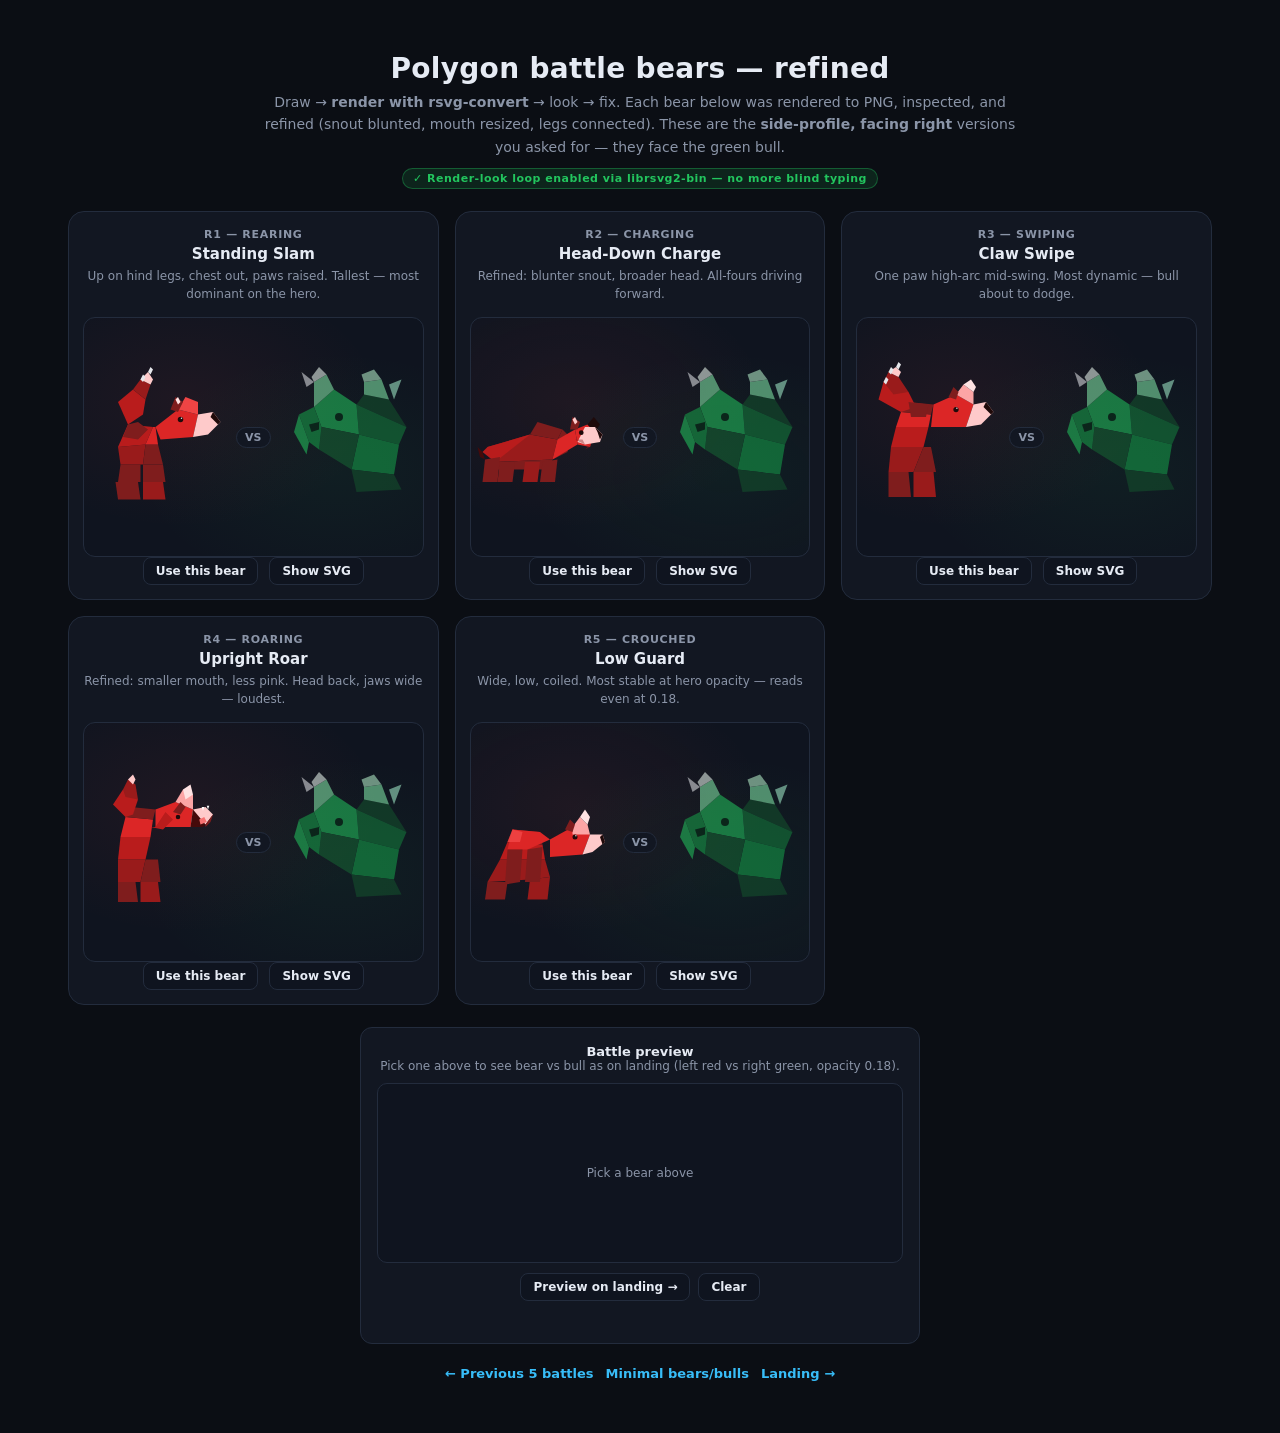
<file: polygon_battle_refined.html>
<!DOCTYPE html>
<html lang="en">
<head>
<meta charset="UTF-8">
<meta name="viewport" content="width=device-width, initial-scale=1.0">
<title>Polygon Battle Bears — Refined (draw → look → fix)</title>
<link rel="stylesheet" href="styles.css?v=57">
<style>
  .wrap{max-width:1180px; margin:0 auto; padding:28px 18px;}
  .head{text-align:center; margin-bottom:22px;}
  .head h1{font-size:28px; margin-bottom:6px;}
  .head p{color:var(--muted); font-size:14px; max-width:760px; margin:0 auto; line-height:1.6;}
  .iterBadge{display:inline-block; font-size:11px; font-weight:700; letter-spacing:.5px; color:var(--green); background:rgba(34,197,94,.12); border:1px solid rgba(34,197,94,.35); border-radius:999px; padding:3px 10px; margin-top:10px;}
  .grid{display:grid; grid-template-columns:repeat(auto-fit, minmax(340px, 1fr)); gap:16px; margin-top:22px;}
  .card{background:var(--panel); border:1px solid var(--border); border-radius:16px; padding:16px 14px 14px; text-align:center; transition:border-color .15s, transform .15s;}
  .card:hover{border-color:var(--blue); transform:translateY(-2px);}
  .lab{font-size:11px; font-weight:800; letter-spacing:.7px; text-transform:uppercase; color:var(--muted); margin-bottom:4px;}
  .title{font-size:15px; font-weight:800; margin-bottom:4px;}
  .desc{font-size:12px; color:var(--muted); line-height:1.5; min-height:40px; margin-bottom:10px;}
  .stage{background:radial-gradient(ellipse at 30% 35%, rgba(239,68,68,.07), transparent 58%), radial-gradient(ellipse at 75% 65%, rgba(34,197,94,.06), transparent 55%), var(--panel2); border:1px solid var(--border); border-radius:12px; height:240px; display:flex; align-items:center; justify-content:center; gap:8px; padding:12px; position:relative; overflow:hidden;}
  .stage svg{width:150px; height:150px; flex:none; display:block;}
  .vs{font-size:11px; font-weight:800; color:var(--muted); background:var(--panel); border:1px solid var(--border); border-radius:999px; padding:3px 8px; flex:none;}
  .bull{opacity:0.55;}
  .btn{cursor:pointer; font-size:12px; font-weight:700; background:var(--panel2); color:var(--txt); border:1px solid var(--border); border-radius:8px; padding:6px 12px; font-family:inherit;}
  .btn:hover{border-color:var(--blue); color:var(--blue);}
  .btn.on{background:rgba(34,197,94,.14); color:var(--green); border-color:rgba(34,197,94,.4);}
  .code{display:none; text-align:left; background:#0b0e14; border:1px solid var(--border); border-radius:8px; padding:10px 12px; font-size:10.5px; line-height:1.5; color:var(--muted); white-space:pre-wrap; word-break:break-all; margin-top:10px; max-height:180px; overflow:auto;}
  .code.open{display:block;}
  .pair{margin:22px auto 0; max-width:560px; background:var(--panel); border:1px solid var(--border); border-radius:12px; padding:16px; text-align:center;}
  .pairStage{display:flex; align-items:center; justify-content:center; gap:12px; height:180px; background:var(--panel2); border:1px solid var(--border); border-radius:10px; margin-top:10px;}
  .pairStage svg{width:140px; height:140px;}
  .foot{display:flex; gap:12px; justify-content:center; flex-wrap:wrap; margin-top:22px;}
  .foot a{color:var(--blue); text-decoration:none; font-size:13px; font-weight:600;}
  .foot a:hover{text-decoration:underline;}
  #msg{text-align:center; margin-top:12px; min-height:18px;}
</style>
</head>
<body>
<div class="wrap">
  <div class="head">
    <h1>Polygon battle bears — refined</h1>
    <p>Draw → <b>render with rsvg-convert</b> → look → fix. Each bear below was rendered to PNG, inspected, and refined (snout blunted, mouth resized, legs connected). These are the <b>side-profile, facing right</b> versions you asked for — they face the green bull.</p>
    <div class="iterBadge">✓ Render-look loop enabled via librsvg2-bin — no more blind typing</div>
  </div>

  <div class="grid">

    <!-- R1 -->
    <div class="card" data-v="R1">
      <div class="lab">R1 — Rearing</div>
      <div class="title">Standing Slam</div>
      <div class="desc">Up on hind legs, chest out, paws raised. Tallest — most dominant on the hero.</div>
      <div class="stage">
        <svg viewBox="0 0 120 120" xmlns="http://www.w3.org/2000/svg" role="img" aria-label="R1"><polygon points="32,110 50,110 48,96 30,96" fill="#7f1d1d"/><polygon points="52,110 70,110 68,96 52,96" fill="#991b1b"/><polygon points="32,96 50,96 50,82 34,82" fill="#7f1d1d"/><polygon points="52,96 70,96 68,82 52,82" fill="#7f1d1d"/><polygon points="34,82 52,82 54,66 32,68" fill="#991b1b"/><polygon points="52,82 68,82 64,66 54,66" fill="#7f1d1d"/><polygon points="32,68 54,66 60,52 40,50" fill="#b91c1c"/><polygon points="54,66 64,66 62,52 60,52" fill="#dc2626"/><polygon points="62,52 80,38 96,42 92,60 66,62" fill="#dc2626"/><polygon points="80,38 86,28 96,32 96,42" fill="#ef4444"/><polygon points="96,42 108,40 114,48 104,58 92,60" fill="#fecaca"/><polygon points="108,40 114,48 112,50 106,44" fill="#1f0a0a"/><polygon points="74,38 78,28 84,32 80,40" fill="#7f1d1d"/><polygon points="78,30 80,28 82,32 80,34" fill="#fee2e2"/><circle cx="82" cy="46" r="2.2" fill="#1f0a0a"/><circle cx="82.8" cy="45" r="0.6" fill="white" opacity="0.9"/><polygon points="40,50 32,32 44,22 54,30 52,42" fill="#b91c1c"/><polygon points="44,22 50,14 58,18 54,30" fill="#991b1b"/><polygon points="50,14 56,8 60,14 58,18" fill="#fecaca"/><polygon points="40,50 48,48 56,54 48,62 36,60" fill="#7f1d1d"/><polygon points="56,8 58,4 60,6 58,10" fill="#e5e7eb"/><polygon points="50,14 52,10 54,12 52,16" fill="#e5e7eb"/></svg>
        <span class="vs">VS</span>
        <svg class="bull" viewBox="0 0 120 120" xmlns="http://www.w3.org/2000/svg"><polygon points="102,52 88,30 68,26 62,34" fill="#14532d"/><polygon points="102,52 62,34 64,58 96,66" fill="#15803d"/><polygon points="96,66 64,58 58,86 92,90" fill="#16a34a"/><polygon points="92,90 58,86 62,104 98,102" fill="#14532d"/><polygon points="62,34 44,22 28,36 34,52 64,58" fill="#22c55e"/><polygon points="44,22 38,10 28,16 28,36" fill="#86efac"/><polygon points="38,10 32,4 26,12 28,16" fill="#f0fdf4"/><polygon points="64,58 34,52 32,70 58,86" fill="#166534"/><polygon points="34,52 28,36 16,42 24,64 32,70" fill="#16a34a"/><polygon points="24,64 16,42 12,56 22,74" fill="#22c55e"/><polygon points="88,30 82,14 68,16 68,26" fill="#86efac"/><polygon points="82,14 76,6 66,10 68,16" fill="#bbf7d0"/><circle cx="48" cy="44" r="3.2" fill="#052e16"/><polygon points="32,48 24,50 26,56 32,54" fill="#052e16"/><polygon points="28,16 18,8 22,20" fill="#e5e7eb"/><polygon points="92,30 98,14 88,18" fill="#a7f3d0"/></svg>
      </div>
      <button class="btn" onclick="pick('R1')">Use this bear</button>
      <button class="btn" style="margin-left:6px;" onclick="toggle('R1')">Show SVG</button>
      <pre class="code" id="codeR1"></pre>
    </div>

    <!-- R2 -->
    <div class="card" data-v="R2">
      <div class="lab">R2 — Charging</div>
      <div class="title">Head-Down Charge</div>
      <div class="desc">Refined: blunter snout, broader head. All-fours driving forward.</div>
      <div class="stage">
        <svg viewBox="0 0 120 100" xmlns="http://www.w3.org/2000/svg" role="img" aria-label="R2"><polygon points="18,58 52,48 74,52 70,68 24,70" fill="#991b1b"/><polygon points="52,48 74,52 78,44 58,38" fill="#7f1d1d"/><polygon points="18,58 52,48 24,70 14,62" fill="#b91c1c"/><polygon points="24,70 70,68 68,76 24,76" fill="#7f1d1d"/><polygon points="74,52 78,44 84,50 82,62 70,68" fill="#7f1d1d"/><polygon points="74,52 88,44 90,56 70,68" fill="#dc2626"/><polygon points="88,44 98,40 104,46 100,58 90,56" fill="#dc2626"/><polygon points="98,40 103,34 108,40 104,46" fill="#1f0a0a"/><polygon points="100,58 104,46 102,54 96,60" fill="#991b1b" opacity="0.45"/><polygon points="96,42 104,42 110,48 108,54 96,56 90,54" fill="#fecaca"/><polygon points="104,42 110,48 108,52 106,46" fill="#1f0a0a"/><polygon points="88,52 96,56 94,52" fill="#7f1d1d" opacity="0.4"/><polygon points="84,44 86,34 92,38 90,44" fill="#7f1d1d"/><polygon points="86,36 88,34 90,38 88,40" fill="#fecaca"/><circle cx="93" cy="46.5" r="1.9" fill="#1f0a0a"/><polygon points="28,70 40,70 38,86 26,86" fill="#7f1d1d"/><polygon points="48,70 60,70 58,86 46,86" fill="#991b1b"/><polygon points="16,68 28,66 26,86 14,86" fill="#7f1d1d"/><polygon points="62,70 74,68 72,86 60,86" fill="#7f1d1d"/><polygon points="14,62 10,58 12,66 16,68" fill="#450a0a"/></svg>
        <span class="vs">VS</span>
        <svg class="bull" viewBox="0 0 120 120" xmlns="http://www.w3.org/2000/svg"><polygon points="102,52 88,30 68,26 62,34" fill="#14532d"/><polygon points="102,52 62,34 64,58 96,66" fill="#15803d"/><polygon points="96,66 64,58 58,86 92,90" fill="#16a34a"/><polygon points="92,90 58,86 62,104 98,102" fill="#14532d"/><polygon points="62,34 44,22 28,36 34,52 64,58" fill="#22c55e"/><polygon points="44,22 38,10 28,16 28,36" fill="#86efac"/><polygon points="38,10 32,4 26,12 28,16" fill="#f0fdf4"/><polygon points="64,58 34,52 32,70 58,86" fill="#166534"/><polygon points="34,52 28,36 16,42 24,64 32,70" fill="#16a34a"/><polygon points="24,64 16,42 12,56 22,74" fill="#22c55e"/><polygon points="88,30 82,14 68,16 68,26" fill="#86efac"/><polygon points="82,14 76,6 66,10 68,16" fill="#bbf7d0"/><circle cx="48" cy="44" r="3.2" fill="#052e16"/><polygon points="32,48 24,50 26,56 32,54" fill="#052e16"/><polygon points="28,16 18,8 22,20" fill="#e5e7eb"/><polygon points="92,30 98,14 88,18" fill="#a7f3d0"/></svg>
      </div>
      <button class="btn" onclick="pick('R2')">Use this bear</button>
      <button class="btn" style="margin-left:6px;" onclick="toggle('R2')">Show SVG</button>
      <pre class="code" id="codeR2"></pre>
    </div>

    <!-- R3 -->
    <div class="card" data-v="R3">
      <div class="lab">R3 — Swiping</div>
      <div class="title">Claw Swipe</div>
      <div class="desc">One paw high-arc mid-swing. Most dynamic — bull about to dodge.</div>
      <div class="stage">
        <svg viewBox="0 0 120 120" xmlns="http://www.w3.org/2000/svg" role="img" aria-label="R3"><polygon points="30,108 48,108 46,88 30,88" fill="#7f1d1d"/><polygon points="50,108 68,108 66,88 50,88" fill="#991b1b"/><polygon points="30,88 50,88 58,68 32,68" fill="#991b1b"/><polygon points="50,88 68,88 64,68 58,68" fill="#7f1d1d"/><polygon points="32,68 58,68 62,52 36,52" fill="#b91c1c"/><polygon points="36,52 62,52 64,42 40,40" fill="#dc2626"/><polygon points="40,40 64,42 66,34 46,32" fill="#7f1d1d"/><polygon points="66,34 84,26 98,34 92,52 64,52" fill="#dc2626"/><polygon points="84,26 90,18 98,24 98,34" fill="#fca5a5"/><polygon points="90,18 96,14 100,20 98,24" fill="#fee2e2"/><polygon points="98,34 108,32 114,40 104,50 92,52" fill="#fecaca"/><polygon points="108,32 114,40 112,42 106,36" fill="#1f0a0a"/><polygon points="78,28 82,20 86,24 84,30" fill="#7f1d1d"/><circle cx="84" cy="38" r="2.1" fill="#1f0a0a"/><circle cx="84.7" cy="37" r="0.6" fill="white" opacity="0.85"/><polygon points="40,40 22,30 26,16 46,24 52,36" fill="#b91c1c"/><polygon points="26,16 30,8 38,12 46,24 34,26" fill="#991b1b"/><polygon points="30,8 36,4 40,8 38,12" fill="#fecaca"/><polygon points="46,32 62,34 60,44 48,44" fill="#7f1d1d"/><polygon points="36,4 38,0 40,2 38,6" fill="#e5e7eb"/><polygon points="30,8 32,4 34,6 32,10" fill="#e5e7eb"/><polygon points="26,16 28,12 30,14 28,18" fill="#e5e7eb"/></svg>
        <span class="vs">VS</span>
        <svg class="bull" viewBox="0 0 120 120" xmlns="http://www.w3.org/2000/svg"><polygon points="102,52 88,30 68,26 62,34" fill="#14532d"/><polygon points="102,52 62,34 64,58 96,66" fill="#15803d"/><polygon points="96,66 64,58 58,86 92,90" fill="#16a34a"/><polygon points="92,90 58,86 62,104 98,102" fill="#14532d"/><polygon points="62,34 44,22 28,36 34,52 64,58" fill="#22c55e"/><polygon points="44,22 38,10 28,16 28,36" fill="#86efac"/><polygon points="38,10 32,4 26,12 28,16" fill="#f0fdf4"/><polygon points="64,58 34,52 32,70 58,86" fill="#166534"/><polygon points="34,52 28,36 16,42 24,64 32,70" fill="#16a34a"/><polygon points="24,64 16,42 12,56 22,74" fill="#22c55e"/><polygon points="88,30 82,14 68,16 68,26" fill="#86efac"/><polygon points="82,14 76,6 66,10 68,16" fill="#bbf7d0"/><circle cx="48" cy="44" r="3.2" fill="#052e16"/><polygon points="32,48 24,50 26,56 32,54" fill="#052e16"/><polygon points="28,16 18,8 22,20" fill="#e5e7eb"/><polygon points="92,30 98,14 88,18" fill="#a7f3d0"/></svg>
      </div>
      <button class="btn" onclick="pick('R3')">Use this bear</button>
      <button class="btn" style="margin-left:6px;" onclick="toggle('R3')">Show SVG</button>
      <pre class="code" id="codeR3"></pre>
    </div>

    <!-- R4 -->
    <div class="card" data-v="R4">
      <div class="lab">R4 — Roaring</div>
      <div class="title">Upright Roar</div>
      <div class="desc">Refined: smaller mouth, less pink. Head back, jaws wide — loudest.</div>
      <div class="stage">
        <svg viewBox="0 0 120 120" xmlns="http://www.w3.org/2000/svg" role="img" aria-label="R4"><polygon points="32,108 48,108 46,92 32,92" fill="#7f1d1d"/><polygon points="50,108 66,108 64,92 50,92" fill="#991b1b"/><polygon points="32,92 50,92 54,74 32,74" fill="#991b1b"/><polygon points="50,92 66,92 64,74 54,74" fill="#7f1d1d"/><polygon points="32,74 54,74 58,56 34,56" fill="#b91c1c"/><polygon points="34,56 58,56 60,42 38,40" fill="#dc2626"/><polygon points="38,40 60,42 62,34 42,32" fill="#7f1d1d"/><polygon points="62,34 78,28 92,34 90,48 62,48" fill="#dc2626"/><polygon points="78,28 84,18 92,22 92,34" fill="#fca5a5"/><polygon points="84,18 90,14 92,22 86,26" fill="#fee2e2"/><polygon points="92,34 102,32 108,38 102,46 90,48" fill="#fecaca"/><polygon points="102,46 108,38 106,44 102,48" fill="#7f1d1d"/><polygon points="92,34 102,46 100,48 90,48" fill="#450a0a"/><polygon points="99,32 101,32 100,35" fill="white"/><polygon points="103,31 105,31 104,34" fill="white"/><polygon points="97,42 101,40 103,44 98,46" fill="#f87171"/><polygon points="76,36 82,28 86,32 82,38" fill="#7f1d1d"/><circle cx="80" cy="40" r="1.8" fill="#1f0a0a"/><polygon points="38,40 28,30 36,18 48,26 44,38" fill="#b91c1c"/><polygon points="36,18 40,10 46,14 48,26 38,24" fill="#991b1b"/><polygon points="40,10 44,6 46,10 44,14" fill="#fecaca"/><polygon points="62,48 70,36 76,42 68,50 58,48" fill="#b91c1c"/></svg>
        <span class="vs">VS</span>
        <svg class="bull" viewBox="0 0 120 120" xmlns="http://www.w3.org/2000/svg"><polygon points="102,52 88,30 68,26 62,34" fill="#14532d"/><polygon points="102,52 62,34 64,58 96,66" fill="#15803d"/><polygon points="96,66 64,58 58,86 92,90" fill="#16a34a"/><polygon points="92,90 58,86 62,104 98,102" fill="#14532d"/><polygon points="62,34 44,22 28,36 34,52 64,58" fill="#22c55e"/><polygon points="44,22 38,10 28,16 28,36" fill="#86efac"/><polygon points="38,10 32,4 26,12 28,16" fill="#f0fdf4"/><polygon points="64,58 34,52 32,70 58,86" fill="#166534"/><polygon points="34,52 28,36 16,42 24,64 32,70" fill="#16a34a"/><polygon points="24,64 16,42 12,56 22,74" fill="#22c55e"/><polygon points="88,30 82,14 68,16 68,26" fill="#86efac"/><polygon points="82,14 76,6 66,10 68,16" fill="#bbf7d0"/><circle cx="48" cy="44" r="3.2" fill="#052e16"/><polygon points="32,48 24,50 26,56 32,54" fill="#052e16"/><polygon points="28,16 18,8 22,20" fill="#e5e7eb"/><polygon points="92,30 98,14 88,18" fill="#a7f3d0"/></svg>
      </div>
      <button class="btn" onclick="pick('R4')">Use this bear</button>
      <button class="btn" style="margin-left:6px;" onclick="toggle('R4')">Show SVG</button>
      <pre class="code" id="codeR4"></pre>
    </div>

    <!-- R5 -->
    <div class="card" data-v="R5">
      <div class="lab">R5 — Crouched</div>
      <div class="title">Low Guard</div>
      <div class="desc">Wide, low, coiled. Most stable at hero opacity — reads even at 0.18.</div>
      <div class="stage">
        <svg viewBox="0 0 120 100" xmlns="http://www.w3.org/2000/svg" role="img" aria-label="R5"><polygon points="18,82 34,82 32,96 16,96" fill="#7f1d1d"/><polygon points="52,80 68,78 66,96 50,96" fill="#991b1b"/><polygon points="18,82 52,80 68,78 64,64 28,64" fill="#991b1b"/><polygon points="28,64 64,64 62,52 34,50" fill="#b91c1c"/><polygon points="34,50 62,52 60,42 38,40" fill="#7f1d1d"/><polygon points="38,40 60,42 68,48 50,56 34,56" fill="#dc2626"/><polygon points="68,48 86,38 100,44 94,60 68,62" fill="#dc2626"/><polygon points="86,38 92,30 98,36 100,44 86,44" fill="#fca5a5"/><polygon points="92,30 96,24 100,30 98,36" fill="#fee2e2"/><polygon points="100,44 110,44 112,50 102,58 94,60" fill="#fecaca"/><polygon points="110,44 112,50 110,52 108,46" fill="#1f0a0a"/><polygon points="80,40 84,32 88,36 86,42" fill="#7f1d1d"/><circle cx="88" cy="46" r="2" fill="#1f0a0a"/><circle cx="88.7" cy="45" r="0.6" fill="white" opacity="0.85"/><polygon points="34,56 46,56 44,82 32,84" fill="#7f1d1d"/><polygon points="50,56 62,54 60,82 48,82" fill="#7f1d1d"/><polygon points="34,50 38,40 46,42 44,50" fill="#ef4444" opacity="0.9"/></svg>
        <span class="vs">VS</span>
        <svg class="bull" viewBox="0 0 120 120" xmlns="http://www.w3.org/2000/svg"><polygon points="102,52 88,30 68,26 62,34" fill="#14532d"/><polygon points="102,52 62,34 64,58 96,66" fill="#15803d"/><polygon points="96,66 64,58 58,86 92,90" fill="#16a34a"/><polygon points="92,90 58,86 62,104 98,102" fill="#14532d"/><polygon points="62,34 44,22 28,36 34,52 64,58" fill="#22c55e"/><polygon points="44,22 38,10 28,16 28,36" fill="#86efac"/><polygon points="38,10 32,4 26,12 28,16" fill="#f0fdf4"/><polygon points="64,58 34,52 32,70 58,86" fill="#166534"/><polygon points="34,52 28,36 16,42 24,64 32,70" fill="#16a34a"/><polygon points="24,64 16,42 12,56 22,74" fill="#22c55e"/><polygon points="88,30 82,14 68,16 68,26" fill="#86efac"/><polygon points="82,14 76,6 66,10 68,16" fill="#bbf7d0"/><circle cx="48" cy="44" r="3.2" fill="#052e16"/><polygon points="32,48 24,50 26,56 32,54" fill="#052e16"/><polygon points="28,16 18,8 22,20" fill="#e5e7eb"/><polygon points="92,30 98,14 88,18" fill="#a7f3d0"/></svg>
      </div>
      <button class="btn" onclick="pick('R5')">Use this bear</button>
      <button class="btn" style="margin-left:6px;" onclick="toggle('R5')">Show SVG</button>
      <pre class="code" id="codeR5"></pre>
    </div>

  </div>

  <div class="pair" id="pairBox">
    <div style="font-size:13px; font-weight:700;">Battle preview</div>
    <div class="muted small">Pick one above to see bear vs bull as on landing (left red vs right green, opacity 0.18).</div>
    <div class="pairStage" id="pairStage"><span class="muted small">Pick a bear above</span></div>
    <div style="margin-top:10px;"><button class="btn" onclick="preview()">Preview on landing →</button><button class="btn" onclick="clearPick()" style="margin-left:8px;">Clear</button></div>
    <div id="msg" class="muted small" style="margin-top:8px; min-height:18px;"></div>
  </div>

  <div class="foot">
    <a href="bear_battle_preview.html">← Previous 5 battles</a>
    <a href="bear_bull_minimal_preview.html">Minimal bears/bulls</a>
    <a href="index.html">Landing →</a>
  </div>
</div>

<script>
  const sources = {};
  document.querySelectorAll('.card').forEach(c=>{
    const v=c.getAttribute('data-v');
    const svg=c.querySelector('svg');
    sources[v]=svg.outerHTML;
    const pre=document.getElementById('code'+v);
    if(pre) pre.textContent=svg.outerHTML;
  });
  let pick=null;
  function toggle(v){ document.getElementById('code'+v).classList.toggle('open'); }
  function pick(v){
    pick=v;
    document.querySelectorAll('.card .btn').forEach(b=>b.classList.remove('on'));
    const card=document.querySelector('.card[data-v="'+v+'"]');
    if(card) card.querySelector('.btn').classList.add('on');
    const stage=document.getElementById('pairStage');
    const bearSvg=sources[v];
    stage.innerHTML=`<div style="opacity:0.18">${bearSvg}</div><span class="vs">VS</span><svg class="bull" viewBox="0 0 120 120" xmlns="http://www.w3.org/2000/svg" style="width:140px;height:140px;opacity:0.18"><polygon points="102,52 88,30 68,26 62,34" fill="#14532d"/><polygon points="102,52 62,34 64,58 96,66" fill="#15803d"/><polygon points="96,66 64,58 58,86 92,90" fill="#16a34a"/><polygon points="92,90 58,86 62,104 98,102" fill="#14532d"/><polygon points="62,34 44,22 28,36 34,52 64,58" fill="#22c55e"/><polygon points="44,22 38,10 28,16 28,36" fill="#86efac"/><polygon points="38,10 32,4 26,12 28,16" fill="#f0fdf4"/><polygon points="64,58 34,52 32,70 58,86" fill="#166534"/><polygon points="34,52 28,36 16,42 24,64 32,70" fill="#16a34a"/><polygon points="24,64 16,42 12,56 22,74" fill="#22c55e"/><polygon points="88,30 82,14 68,16 68,26" fill="#86efac"/><polygon points="82,14 76,6 66,10 68,16" fill="#bbf7d0"/><circle cx="48" cy="44" r="3.2" fill="#052e16"/><polygon points="32,48 24,50 26,56 32,54" fill="#052e16"/><polygon points="28,16 18,8 22,20" fill="#e5e7eb"/><polygon points="92,30 98,14 88,18" fill="#a7f3d0"/></svg>`;
    document.getElementById('msg').innerHTML='Picked <b>'+v+'</b> — hit Preview on landing.';
  }
  function preview(){
    if(!pick){ document.getElementById('msg').textContent='Pick a bear first.'; return; }
    const svg=sources[pick].replace('viewBox="0 0 120 120"', 'viewBox="0 0 120 120" class="heroBear"').replace('viewBox="0 0 120 100"', 'viewBox="0 0 120 100" class="heroBear"');
    try{ localStorage.setItem('stockpicker.bear.pick', JSON.stringify({v:pick, svg, ts:Date.now()})); }catch(e){}
    location.href='index.html';
  }
  function clearPick(){
    pick=null; document.querySelectorAll('.btn').forEach(b=>b.classList.remove('on'));
    document.getElementById('pairStage').innerHTML='<span class="muted small">Pick a bear above</span>';
    try{ localStorage.removeItem('stockpicker.bear.pick'); }catch(e){}
    document.getElementById('msg').textContent='Cleared.';
  }
  // restore
  try{
    const s=JSON.parse(localStorage.getItem('stockpicker.bear.pick')||'null');
    if(s && s.v && sources[s.v]){ pick=s.v; const c=document.querySelector('.card[data-v="'+s.v+'"]'); if(c) c.querySelector('.btn').classList.add('on'); }
  }catch(e){}
</script>
</body>
</html>
</file>
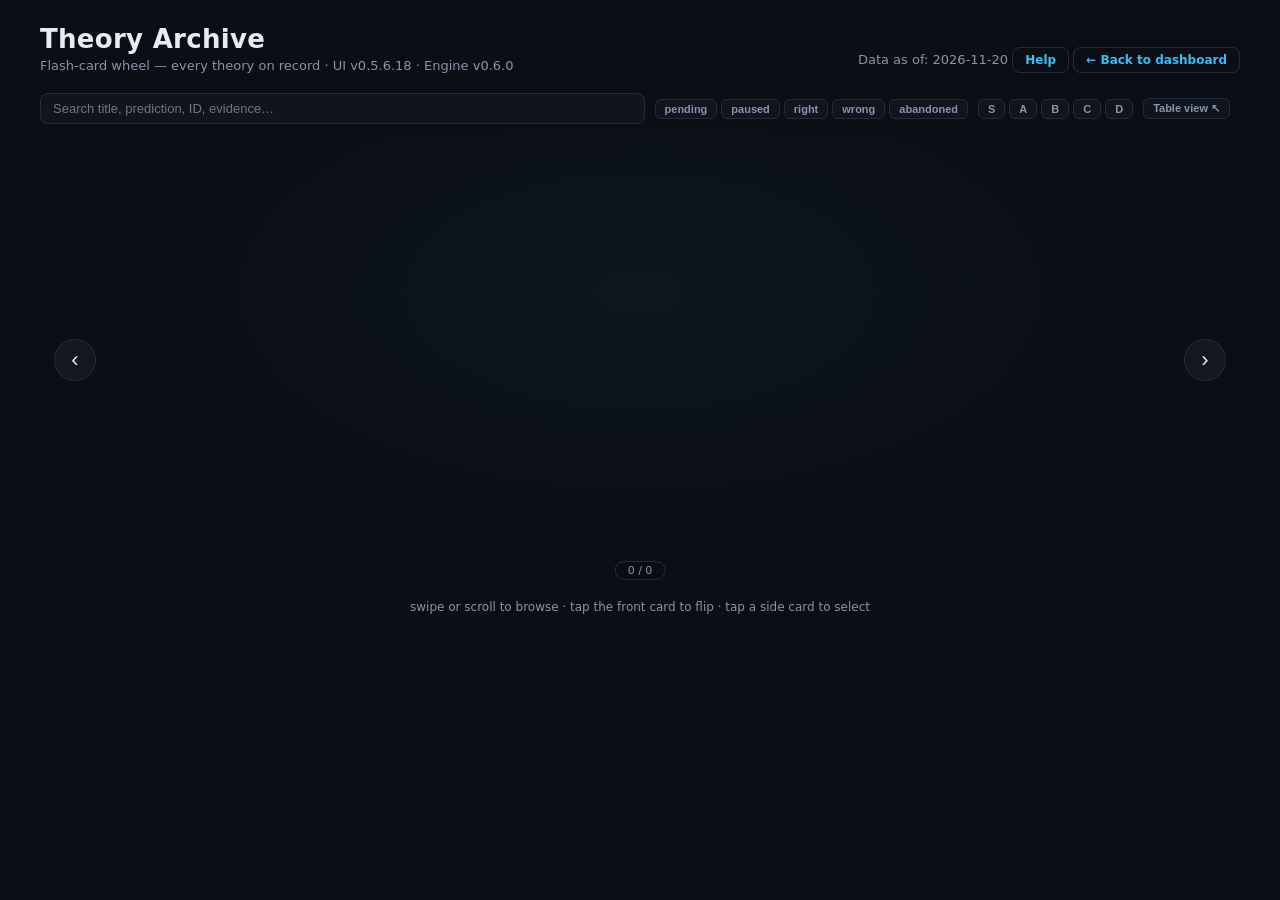
<file: theories.html>
<!DOCTYPE html>
<html lang="en">
<head>
<meta charset="UTF-8">
<meta name="viewport" content="width=device-width, initial-scale=1.0">
<title>Theory Archive — All Theories</title>
<link rel="stylesheet" href="styles.css?v=57">
</head>
<!--
  Theory archive: every theory ever recorded (pending / paused / right /
  wrong / abandoned) as a flash-card wheel. Scroll, drag, or use the arrows
  to browse; click a side card to bring it to the front; click the front
  card to flip it and read the evidence log.
  Reads the same AUTO-GENERATED dashboard.js (theories.js renders the wheel;
  no hand-edits to dashboard.js ever).
-->
<body>
<div class="wrap">
  <header>
    <div>
      <h1>Theory Archive</h1>
      <div class="sub">Flash-card wheel &mdash; every theory on record &middot; <span id="verLine"></span></div>
    </div>
    <div class="asof">Data as of: <span id="asof">&mdash;</span> <a class="archiveBtn" href="help.html">Help</a> <a class="archiveBtn" href="dashboard.html">&#8592; Back to dashboard</a></div>
  </header>

  <div class="filterbar" style="margin-bottom:6px;">
    <input id="tSearch" class="searchBox" type="text" placeholder="Search title, prediction, ID, evidence&hellip;" autocomplete="off">
    <div class="btnGroup" id="statusFilters"></div>
    <div class="btnGroup" id="tierFilters"></div>
    <button id="viewToggle" class="rangeBtn" title="Switch between the flash-card wheel and the plain table">Table view &#8596;</button>
    <span class="muted small" id="tCount"></span>
  </div>

  <div class="wheelStage" id="wheelStage">
    <div class="wheel" id="wheel"></div>
    <button class="wheelBtn prev" id="wPrev" title="Previous card">&#8249;</button>
    <button class="wheelBtn next" id="wNext" title="Next card">&#8250;</button>
    <div class="wheelCounter" id="wCounter"></div>
  </div>
  <div class="wheelHint" id="wheelHint">swipe or scroll to browse &middot; tap the front card to flip &middot; tap a side card to select</div>

  <div class="panel" id="tableView" style="display:none;">
    <div class="scroll">
      <table id="theoryTable">
        <thead><tr><th>Rank</th><th>ID</th><th>Theory</th><th>Prediction</th><th>Status</th><th>Evidence Log</th></tr></thead>
        <tbody></tbody>
      </table>
    </div>
  </div>
</div>
<script src="wheel.js?v=8"></script>
<script src="theories.js?v=5"></script>
</body>
</html>
</file>
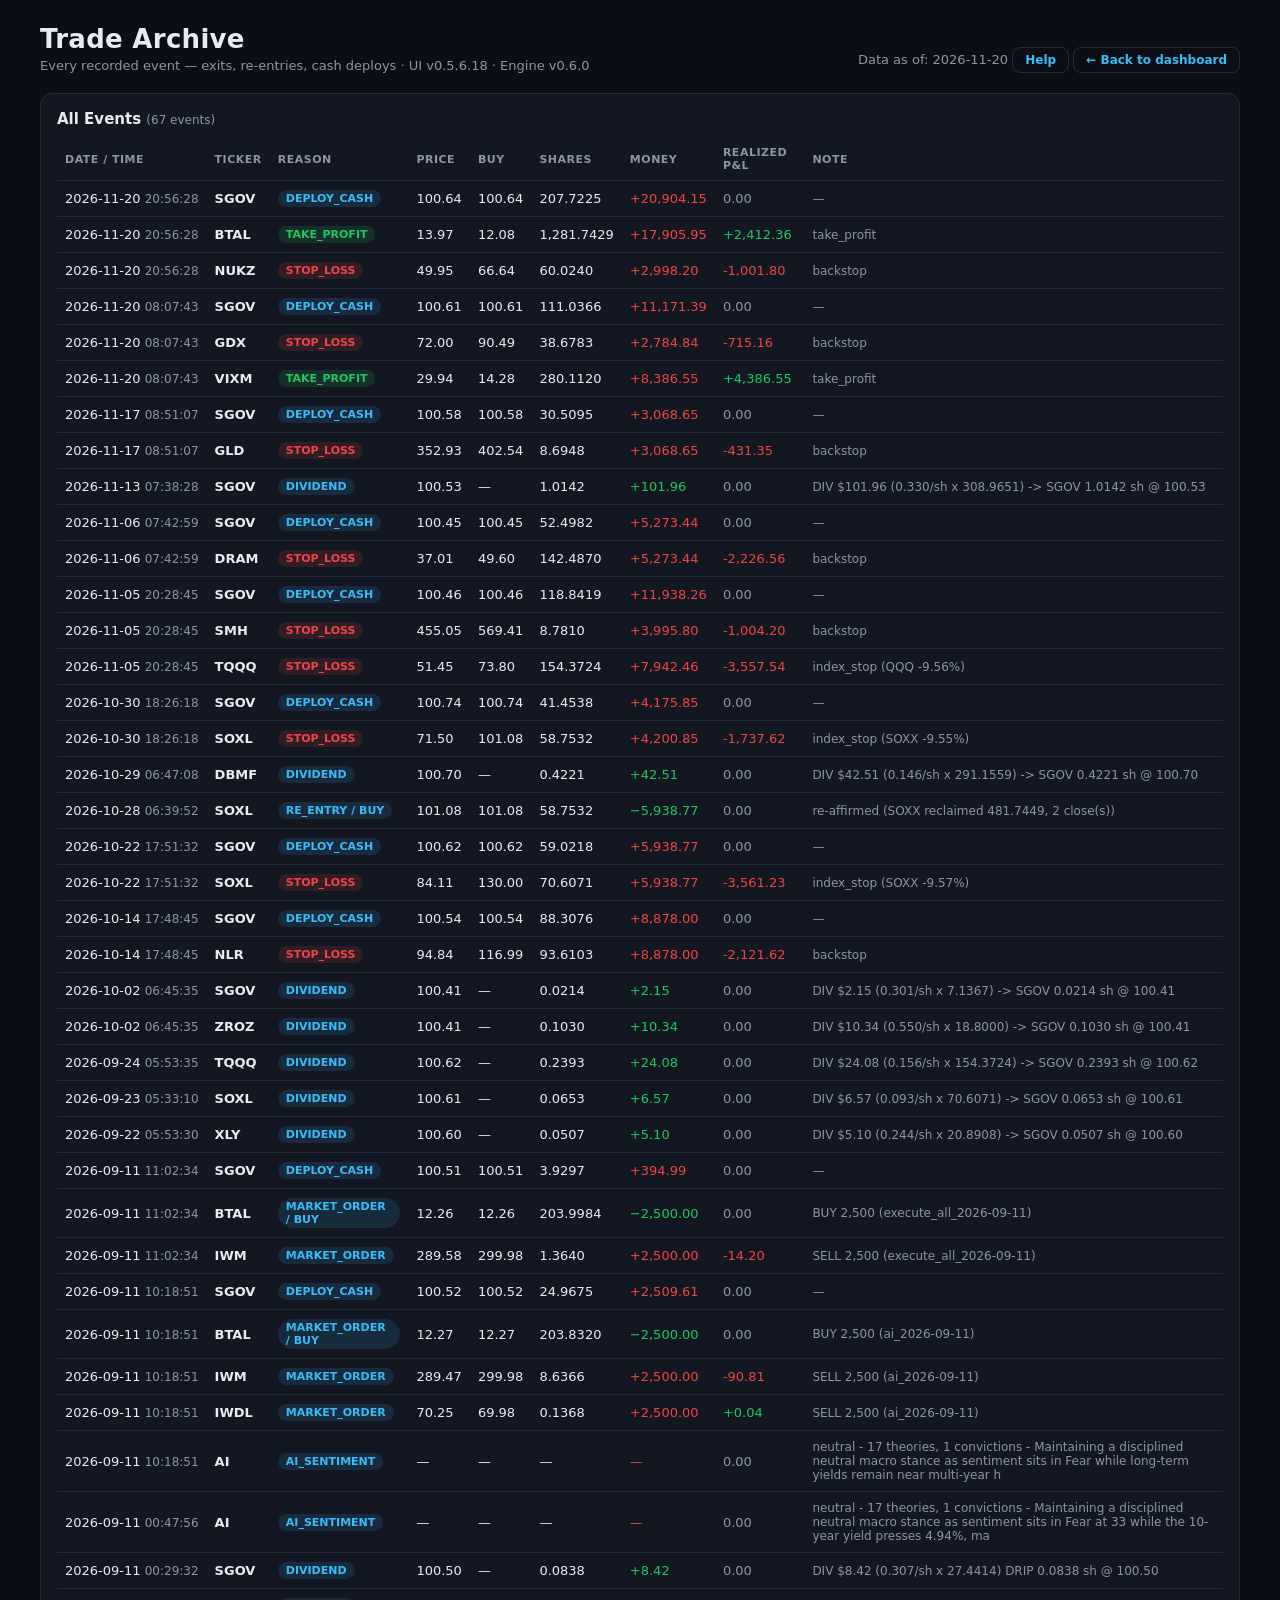
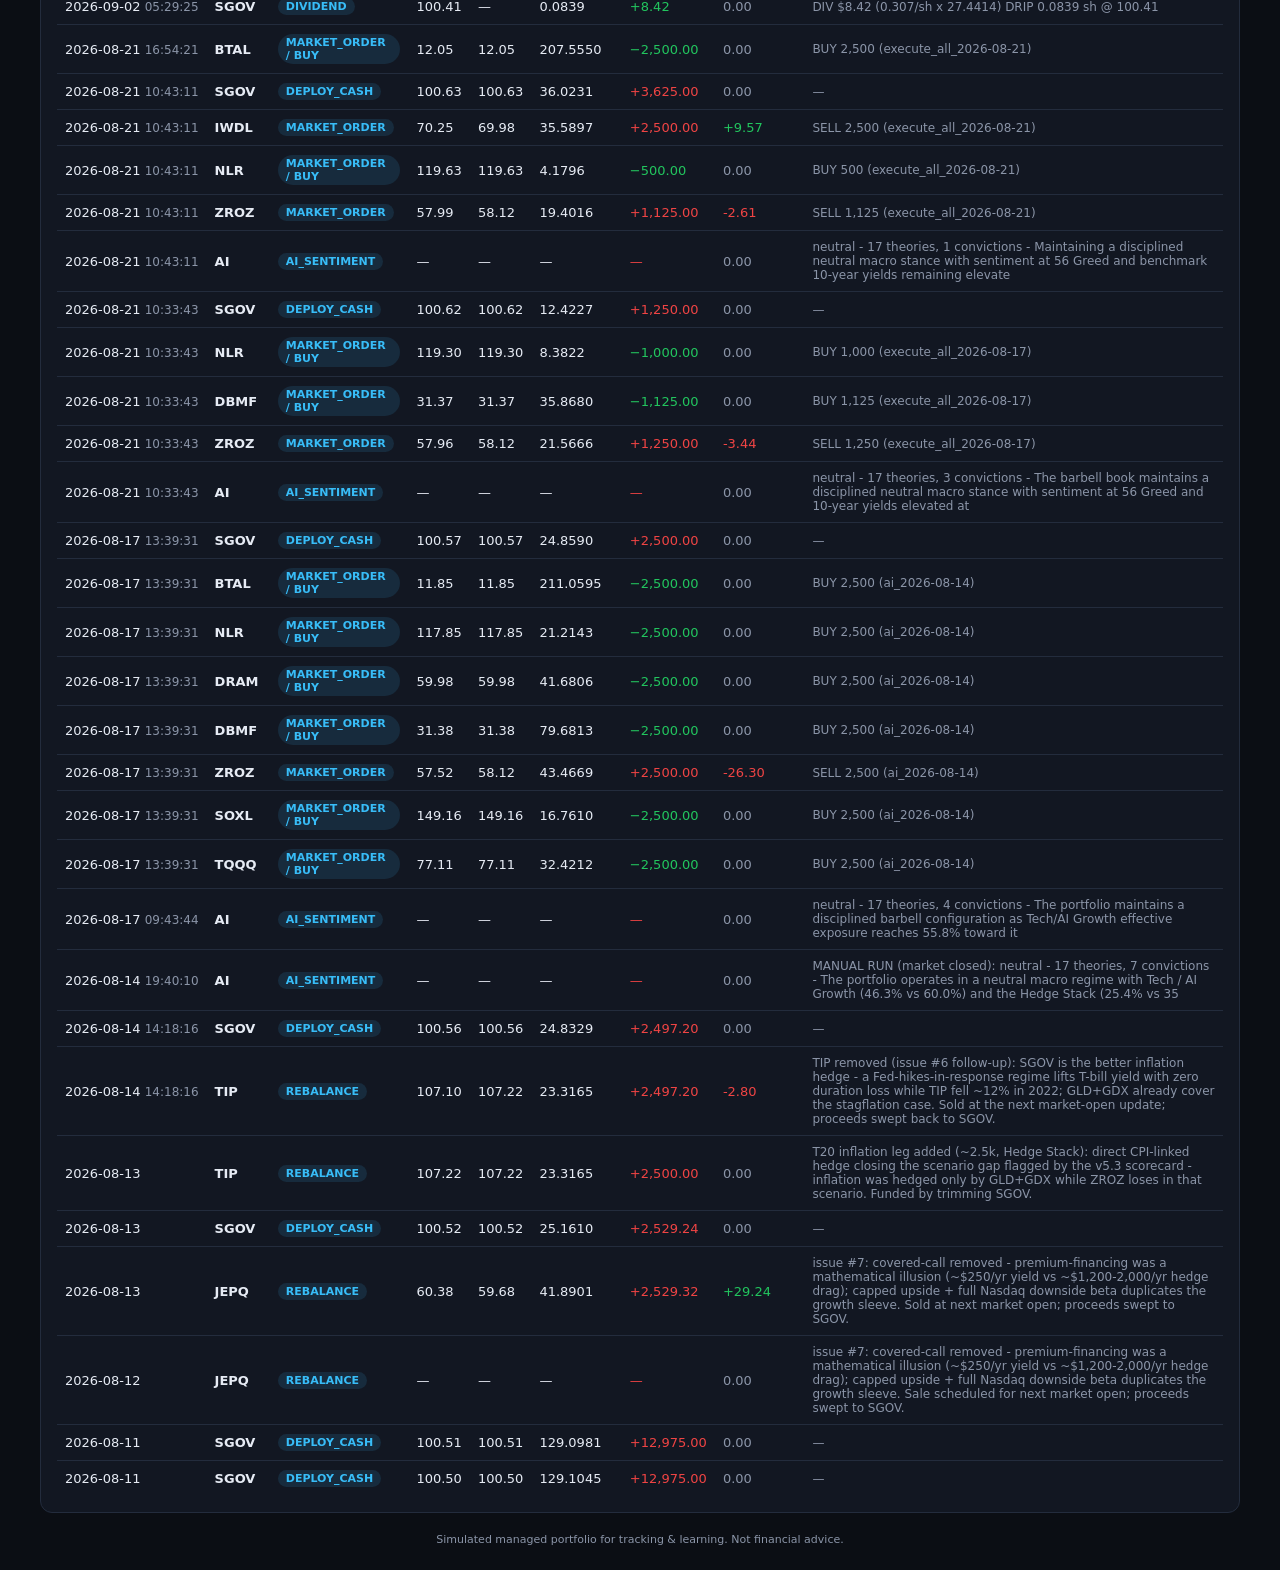
<file: trades.html>
<!DOCTYPE html>
<html lang="en">
<head>
<meta charset="UTF-8">
<meta name="viewport" content="width=device-width, initial-scale=1.0">
<title>Trade Archive — All Events</title>
<link rel="stylesheet" href="styles.css?v=57">
</head>
<!--
  Trade archive: every recorded event (exits, re-entries, cash deploys)
  in a plain table, newest first. Reads the same
  AUTO-GENERATED dashboard.js (trades.js renders the table; never hand-edit
  dashboard.js).
-->
<body>
<div class="wrap">
  <header>
    <div>
      <h1>Trade Archive</h1>
      <div class="sub">Every recorded event &mdash; exits, re-entries, cash deploys &middot; <span id="verLine"></span></div>
    </div>
    <div class="asof">Data as of: <span id="asof">&mdash;</span> <a class="archiveBtn" href="help.html">Help</a> <a class="archiveBtn" href="dashboard.html">&#8592; Back to dashboard</a></div>
  </header>

  <div class="panel">
    <div class="charthead">
      <h2>All Events <span class="muted small" style="font-weight:400;" id="eventCount"></span></h2>
    </div>
    <div class="scrollWrap">
      <div class="scroll">
        <table id="tradeTable">
          <thead><tr><th>Date / Time</th><th>Ticker</th><th>Reason</th><th>Price</th><th>Buy</th><th>Shares</th><th>Money</th><th>Realized P&amp;L</th><th>Note</th></tr></thead>
          <tbody></tbody>
        </table>
      </div>
      <div class="hBar" aria-hidden="true"><div class="hThumb" id="tradeHThumb"></div></div>
    </div>
  </div>

  <footer>Simulated managed portfolio for tracking &amp; learning. Not financial advice.</footer>
</div>

<script src="trades.js?v=3"></script>
</body>
</html>
</file>
<file: styles.css>
:root{
    --bg:#0b0e14; --panel:#121722; --panel2:#0f141f; --border:#232c3d;
    --txt:#e6ebf4; --muted:#8b95a8; --green:#22c55e; --red:#ef4444;
    --amber:#f59e0b; --blue:#38bdf8; --violet:#a78bfa;
  }
  *{box-sizing:border-box; margin:0; padding:0;}
  html{scroll-behavior:smooth; overflow-x:hidden; overscroll-behavior-x:contain;}
  body{background:var(--bg); color:var(--txt); font-family:'Segoe UI',system-ui,-apple-system,sans-serif; padding:24px; overflow-x:hidden;}
  .wrap{max-width:1200px; margin:0 auto;}
  header{display:flex; justify-content:space-between; align-items:flex-end; flex-wrap:wrap; gap:12px; margin-bottom:20px;}
  h1{font-size:26px; letter-spacing:.3px;}
  .sub{color:var(--muted); font-size:13px; margin-top:4px;}
  .asof{color:var(--muted); font-size:13px; text-align:right;}
  .updateBtn{cursor:pointer; font-size:12px; font-weight:600; color:#0b0e14; background:var(--blue);
    border:none; border-radius:8px; padding:6px 14px; margin-left:10px; vertical-align:2px;}
  .updateBtn:hover{filter:brightness(1.1);}
  .updateBtn:disabled{opacity:.6; cursor:wait;}
  .mascot{width:54px; height:54px; flex:none; border-radius:12px; border:1.5px dashed var(--border);
    background:var(--panel2) center/contain no-repeat; background-image:url('temp-logo.jpg?v=2');}
  .mascot::after{content:'ICON'; display:flex; width:100%; height:100%; align-items:center; justify-content:center;
    color:var(--muted); font-size:9px; font-weight:700; letter-spacing:1px;}
  .mascot.hasIcon::after{display:none;}
  .mascot.hasIcon{border-style:solid;}
  .cards{display:grid; grid-template-columns:repeat(auto-fit,minmax(160px,1fr)); gap:12px; margin-bottom:20px;}
  .card{background:var(--panel); border:1px solid var(--border); border-radius:12px; padding:14px 16px;}
  .card .label{color:var(--muted); font-size:12px; text-transform:uppercase; letter-spacing:.6px;}
  .card .val{font-size:22px; font-weight:600; margin-top:6px;}
  .card .delta{font-size:13px; margin-top:2px;}
  .cmp-grid{display:grid; grid-template-columns:minmax(0,1fr) minmax(0,1fr); gap:12px; margin-bottom:20px;}
  .panel{background:var(--panel); border:1px solid var(--border); border-radius:12px; padding:16px;}
  .panel h2{font-size:15px; margin-bottom:12px; color:var(--txt);}
  canvas{width:100%; display:block;}
  #donutTip{position:absolute; pointer-events:none; background:rgba(18,23,34,.96); border:1px solid var(--border); border-radius:8px; padding:6px 10px; font-size:12px; color:var(--txt); opacity:0; transition:opacity .12s; z-index:50; box-shadow:0 4px 14px rgba(0,0,0,.45); white-space:nowrap;}
  #chartTip{position:absolute; pointer-events:none; background:rgba(18,23,34,.96); border:1px solid var(--border); border-radius:8px; padding:6px 10px; font-size:12px; color:var(--txt); opacity:0; transition:opacity .12s; z-index:50; box-shadow:0 4px 14px rgba(0,0,0,.45); white-space:nowrap;}
  table{width:100%; border-collapse:collapse; font-size:13px;}
  #posTable th{cursor:pointer; user-select:none; white-space:nowrap;}
  #posTable th:hover{color:var(--txt);}
  #posTable th.sorted{color:var(--blue);}
  #posTable td{white-space:nowrap;}
  .caret{display:inline-block; width:14px; color:var(--blue); font-size:9px; text-align:left;}
  .newTag{display:inline-block; margin-left:6px; font-size:9px; font-weight:700; color:#0b0e14; background:var(--green);
    border-radius:4px; padding:1px 5px; vertical-align:1px; animation:newPulse 2s ease-in-out infinite; white-space:nowrap;}
  @keyframes newPulse{0%,100%{opacity:1;} 50%{opacity:.5;}}
  th{color:var(--muted); text-align:left; padding:8px 8px; border-bottom:1px solid var(--border); font-weight:600; font-size:11px; text-transform:uppercase; letter-spacing:.5px;}
  td{padding:9px 8px; border-bottom:1px solid var(--border);}
  tr:last-child td{border-bottom:none;}
  .pos{color:var(--green);} .neg{color:var(--red);} .amber{color:var(--amber);}
  .pill{display:inline-block; padding:2px 8px; border-radius:20px; font-size:11px; font-weight:600;}
  .pill.open{background:rgba(56,189,248,.12); color:var(--blue);}
  .pill.closed{background:rgba(148,163,184,.12); color:var(--muted);}
  .pill.tp{background:rgba(34,197,94,.14); color:var(--green);}
  .pill.sl{background:rgba(239,68,68,.14); color:var(--red);}
  .pill.warn{background:rgba(245,158,11,.16); color:var(--amber);}
  .badge{display:inline-block; padding:3px 10px; border-radius:20px; font-size:12px; font-weight:600;}
  .badge.pending{background:rgba(245,158,11,.14); color:var(--amber);}
  .badge.right{background:rgba(34,197,94,.16); color:var(--green);}
  .badge.wrong{background:rgba(239,68,68,.16); color:var(--red);}
  .badge.partial{background:rgba(167,139,250,.16); color:var(--violet);}
  .badge.s{background:linear-gradient(135deg,#f59e0b,#fbbf24); color:#1a1205; box-shadow:0 0 8px rgba(245,158,11,.4);}
  .badge.a{background:rgba(34,197,94,.18); color:var(--green);}
  .badge.b{background:rgba(56,189,248,.16); color:var(--blue);}
  .badge.c{background:rgba(245,158,11,.16); color:var(--amber);}
  .badge.d{background:rgba(239,68,68,.18); color:var(--red);}
  .badge.abandoned{background:rgba(148,163,184,.14); color:var(--muted); text-decoration:line-through;}
  .badge.paused{background:rgba(167,139,250,.14); color:var(--violet);}
  .scroll{overflow-x:auto; scrollbar-width:none;}
  .scroll::-webkit-scrollbar{width:0; height:0;}
  .scrollWrap{position:relative;}
  .hBar{position:absolute; left:1px; right:1px; bottom:0; height:6px; pointer-events:none; z-index:5;}
  .hThumb{position:absolute; top:0; bottom:0; border-radius:3px; background:rgba(56,189,248,.38); box-shadow:0 0 6px rgba(56,189,248,.18); opacity:0; transition:opacity .35s ease;}
  .scrollWrap.scrolling .hThumb{opacity:1;}
  .muted{color:var(--muted);} .small{font-size:12px;}
  .eventline{display:flex; justify-content:space-between; align-items:center; padding:7px 4px; border-bottom:1px solid var(--border); font-size:13px;}
  .eventline .evWho{min-width:205px; white-space:nowrap; flex-shrink:0;}
  .eventline:last-child{border-bottom:none;}
  footer{margin-top:20px; color:var(--muted); font-size:11px; text-align:center;}
  .thesis{font-size:12.5px; color:var(--muted); margin-top:4px;}
  #theoryTable td{vertical-align:top;}
  #theoryTable td:nth-child(2){white-space:nowrap;}
  #theoryTable th:nth-child(3), #theoryTable td:nth-child(3){width:31%;}
  #theoryTable th:nth-child(4), #theoryTable td:nth-child(4){width:24%;}
  .ev{font-size:12px; color:var(--muted); margin-top:4px; border-left:2px solid var(--border); padding-left:8px;}
  .news-grid{display:grid; grid-template-columns:minmax(0,1.15fr) minmax(0,1fr); gap:12px; margin-bottom:20px;}
  #bigStories .story{display:flex; gap:10px; padding:9px 2px; border-bottom:1px solid var(--border);}
  #bigStories .story:last-child{border-bottom:none;}
  .snum{color:var(--muted); font-size:12px; font-weight:700; padding-top:2px; min-width:14px; text-align:center;}
  .stitle, .fTitle{color:var(--txt); text-decoration:none; line-height:1.4;}
  .stitle{font-size:13px;} .fTitle{font-size:12.5px;}
  .stitle:hover, .fTitle:hover{color:var(--blue);}
  .smeta, .fMeta{color:var(--muted); font-size:11.5px; margin-top:4px; display:flex; align-items:center; gap:6px; flex-wrap:wrap;}
  .sent{display:inline-block; padding:1px 9px; border-radius:999px; font-size:10.5px; font-weight:600; text-transform:capitalize;}
  .sent.positive{color:var(--green); background:rgba(34,197,94,.14);}
  .sent.negative{color:var(--red); background:rgba(239,68,68,.14);}
  .sent.neutral{color:var(--muted); background:rgba(148,163,184,.16);}
  .tick{font-weight:700; color:var(--blue); letter-spacing:.3px;}
  .tick[title]{cursor:help;}
  a.theoryTag{text-decoration:none; cursor:pointer; color:var(--violet);}
  .theoryTag{display:inline-block; font-size:10px; color:var(--violet); border:1px solid rgba(167,139,250,.35); border-radius:6px; padding:0 6px;}
  a.theoryTag:hover{background:rgba(167,139,250,.15);}
  .feedWrap{position:relative;}
  #newsFeed{overflow-y:auto; scrollbar-width:none;}
  #newsFeed::-webkit-scrollbar{width:0; height:0;}
  .feedBar{position:absolute; right:1px; top:2px; bottom:2px; width:6px; pointer-events:none; z-index:5;}
  .feedThumb{position:absolute; left:0; right:0; border-radius:3px; background:rgba(56,189,248,.38); box-shadow:0 0 6px rgba(56,189,248,.18); opacity:0; transition:opacity .35s ease;}
  .feedWrap.scrolling .feedThumb{opacity:1;}
  .feedItem{padding:8px 2px; border-bottom:1px solid var(--border);}
  .feedItem:last-child{border-bottom:none;}
  .charthead{display:flex; justify-content:space-between; align-items:center; flex-wrap:wrap; gap:8px; margin-bottom:10px;}
  .charthead h2{margin-bottom:0;}
  .chartstat{display:flex; align-items:center; gap:14px; flex-wrap:wrap; font-size:12px; color:var(--muted);}
  .chartstat b{color:var(--txt); font-weight:600;}
  .chartbar{display:flex; align-items:center; gap:6px; flex-wrap:wrap;}
  .rangeBtn{cursor:pointer; font-size:11px; font-weight:600; color:var(--muted); border:1px solid var(--border);
    border-radius:6px; padding:3px 9px; background:var(--panel2); user-select:none;}
  .rangeBtn:hover{color:var(--txt); border-color:var(--blue);}
  .rangeBtn.active{color:#0b0e14; background:var(--blue); border-color:var(--blue);}
  .spyLabel{font-size:11.5px; color:var(--muted); display:flex; align-items:center; gap:5px; cursor:pointer; margin-left:4px;}
  .spyLabel input{accent-color:var(--amber);}
  .bmLabel{margin-left:6px;}
  .bmSelect{background:var(--panel2); color:var(--text); border:1px solid var(--border); border-radius:6px;
    font-size:11.5px; font-family:inherit; padding:3px 6px; cursor:pointer;}
  .bmSelect:hover{border-color:var(--amber);}
  .cmp-grid{display:grid; grid-template-columns:minmax(0,1fr) minmax(0,1fr); gap:12px; margin-bottom:20px;}
  .srow{display:flex; align-items:center; gap:10px; padding:6px 0; font-size:12.5px;}
  .sname{min-width:130px;}
  .sbar{flex:1; height:8px; background:var(--panel2); border-radius:6px; overflow:hidden; position:relative;}
  .sbar .fill{height:100%; border-radius:6px;}
  .sbar .capmark{position:absolute; top:-2px; width:2px; height:12px; background:var(--muted);}
  .sval{min-width:86px; text-align:right; color:var(--muted); font-variant-numeric:tabular-nums;}
  .scap{min-width:44px; text-align:right; color:var(--muted); font-size:11px;}
  .sstat{min-width:56px; text-align:right;}
  .stat.ok{color:var(--green);} .stat.warn{color:var(--amber);} .stat.over{color:var(--red); font-weight:700;}
  .levBadge{display:inline-block; margin-left:6px; font-size:9.5px; font-weight:700; color:var(--violet);
    border:1px solid rgba(167,139,250,.4); border-radius:4px; padding:0 5px; vertical-align:1px;}
  .schedTag{display:block; width:max-content; max-width:52px; margin-top:1px; font-size:8px; font-weight:700;
    line-height:1.1; letter-spacing:.2px; text-align:center; color:var(--amber);
    border:1px solid rgba(245,158,11,.45); border-radius:4px; padding:1px 3px; cursor:help;}
  @media (max-width:900px){ .news-grid{grid-template-columns:1fr;} .cmp-grid{grid-template-columns:1fr;} }
  @media (max-width:520px){
    .srow{flex-wrap:wrap; row-gap:6px;}
    .sbar{flex-basis:100%;}
    .sname{flex:1 1 auto; min-width:0;}
  }

  /* ---- market fear gauge ---- */
  .fearPanel{margin-bottom:18px;}
  .fearRow{display:flex; align-items:center; gap:14px; padding:9px 4px; border-bottom:1px solid var(--border);}
  .fearRow:last-child{border-bottom:none;}
  .fearRank{width:22px; height:22px; border-radius:50%; background:var(--panel2); border:1px solid var(--border); color:var(--muted); font-size:12px; font-weight:700; display:flex; align-items:center; justify-content:center; flex:none;}
  .fearMain{flex:1; min-width:0;}
  .fearName{font-size:13px; font-weight:600; margin-bottom:4px;}
  .fearBar{display:flex; gap:4px; max-width:260px;}
  .fearSeg{flex:1; height:10px; border-radius:3px; opacity:.95;}
  .fearScore{font-size:15px; font-weight:700; width:52px; text-align:right; flex:none;}
  .fearArrow{font-size:12px; color:var(--muted);}
  .fearWhy{font-size:11px; color:var(--muted); width:240px; flex:none; text-align:right;}
  .chip{display:inline-block; font-size:10px; color:var(--blue); border:1px solid rgba(56,189,248,.3); border-radius:6px; padding:0 5px; margin-left:2px;}
  .compLine{font-size:12px; text-align:right;}
  .compHot{color:var(--red); font-weight:600;}
  .compMid{color:var(--amber);}
  .compCool{color:var(--green);}
  .fgWrap{display:inline-flex; align-items:center; gap:8px; border:1px solid var(--border); background:var(--panel2); border-radius:8px; padding:4px 10px; margin-right:8px; vertical-align:middle;}
  .fgLabel{font-weight:700; font-size:11px; letter-spacing:.4px; color:var(--muted);}
  .fgTrack{position:relative; display:inline-flex; width:110px; height:10px; border-radius:6px; overflow:hidden; border:1px solid var(--border);}
  .fgZone{flex:1;}
  .fgNeedle{position:absolute; top:-3px; width:2px; height:16px; background:#fff; border-radius:2px; box-shadow:0 0 4px rgba(0,0,0,.8); pointer-events:none;}
  .fgVal{font-weight:700; font-size:11.5px;}
  .sizingBox{margin-top:10px; padding:9px 12px; border:1px solid rgba(245,158,11,.4); border-radius:8px; background:rgba(245,158,11,.08); font-size:12px; color:var(--amber);}
  @media (max-width:900px){ .fearRow{flex-wrap:wrap;} .fearWhy{width:100%; text-align:left;} }

  /* ---- theory archive (theories.html) ---- */
  .archiveBtn{display:inline-block; padding:5px 12px; border:1px solid var(--border); border-radius:8px; color:var(--blue); text-decoration:none; font-size:12px; font-weight:600;}
  .archiveBtn:hover{border-color:var(--blue); background:rgba(56,189,248,.08);}
  .filterbar{display:flex; align-items:center; gap:10px; flex-wrap:wrap; margin-bottom:12px;}
  .searchBox{flex:1; min-width:220px; background:var(--panel2); border:1px solid var(--border); border-radius:8px; color:var(--txt); padding:7px 12px; font-size:13px; outline:none;}
  .searchBox:focus{border-color:var(--blue);}
  .btnGroup{display:inline-flex; gap:4px; flex-wrap:wrap;}
  .fBtn.active{color:var(--txt); border-color:var(--blue); background:rgba(56,189,248,.12);}

  /* ---- help page (help.html) ---- */
  .helpTab{cursor:pointer; font-size:12px; font-weight:600; color:var(--muted); border:1px solid var(--border);
    border-radius:8px; padding:6px 18px; background:var(--panel2); user-select:none;}
  .helpTab:hover{color:var(--txt); border-color:var(--blue);}
  .helpTab.active{color:#0b0e14; background:var(--blue); border-color:var(--blue);}
  .helpText{font-size:13px; line-height:1.7; color:var(--txt); margin:0;}
  .helpList{margin:0; padding-left:20px; font-size:13px; line-height:1.7; color:var(--txt);}
  .helpList li{margin-bottom:8px;}
  .helpList code, .helpText code, table code{background:var(--panel2); border:1px solid var(--border); border-radius:4px; padding:1px 5px; font-size:12px;}

  /* ---- theory archive flash-card wheel (theories.html) ---- */
  .wheelStage{position:relative; height:min(460px, 64vh); perspective:1500px; overflow:hidden; touch-action:pan-y; cursor:grab; border-radius:16px; background:radial-gradient(ellipse at 50% 35%, rgba(56,189,248,.05), transparent 60%); user-select:none; -webkit-user-select:none; -webkit-touch-callout:none;}
  .wheelStage.dragging{cursor:grabbing;}
  .wheel{position:absolute; inset:0;}
  .wheelStage .card{position:absolute; left:50%; top:calc(50% - 24px); width:min(320px, 82vw); height:min(420px, 56vh); background:transparent; border:none; padding:0; transition:transform .85s cubic-bezier(.22,.9,.3,1), opacity .35s ease; cursor:pointer;}
  .wheelStage.dragging .card{transition:transform .3s cubic-bezier(.25,.85,.35,1), opacity .3s ease;}
  .cardInner{position:absolute; inset:0; z-index:1; perspective:1200px; transform-style:preserve-3d; transition:transform .85s cubic-bezier(.4,.1,.2,1);}
  .wheelStage .card.flipped .cardInner{transform:rotateY(180deg);}
  .face{position:absolute; inset:0; backface-visibility:hidden; -webkit-backface-visibility:hidden; border-radius:16px; border:1px solid var(--border); background:linear-gradient(165deg, #151c2b 0%, #10151f 100%); box-shadow:0 18px 40px rgba(0,0,0,.5); display:flex; flex-direction:column; padding:18px 20px; overflow:hidden;}
  .face.back{transform:rotateY(180deg); background:linear-gradient(165deg, #10161f 0%, #0d1119 100%);}
  .wheelStage .card.dim .face{filter:brightness(.75);}
  .cTop{display:flex; align-items:center; gap:8px; margin-bottom:10px;}
  .cTier{width:46px; height:46px; flex:none; border-radius:12px; display:flex; align-items:center; justify-content:center; font-size:21px; font-weight:800;}
  .cTier.s{background:linear-gradient(135deg,#f59e0b,#fbbf24); color:#1a1205; box-shadow:0 0 14px rgba(245,158,11,.45);}
  .cTier.a{background:rgba(34,197,94,.18); color:var(--green); border:1px solid rgba(34,197,94,.4);}
  .cTier.b{background:rgba(56,189,248,.16); color:var(--blue); border:1px solid rgba(56,189,248,.4);}
  .cTier.c{background:rgba(245,158,11,.16); color:var(--amber); border:1px solid rgba(245,158,11,.4);}
  .cTier.d{background:rgba(239,68,68,.18); color:var(--red); border:1px solid rgba(239,68,68,.4);}
  .cId{font-size:13px; font-weight:700; color:var(--muted); letter-spacing:.5px;}
  .cTitle{font-size:16px; font-weight:700; line-height:1.4; margin-bottom:10px;}
  .cPred{font-size:13px; color:var(--muted); line-height:1.5; flex:1; overflow-y:auto;}
  .cFoot{margin-top:12px; font-size:11px;}
  .cSection{font-size:10.5px; font-weight:700; letter-spacing:1.5px; color:var(--muted); text-transform:uppercase; margin:6px 0 4px;}
  .cThesis{font-size:12.5px; color:var(--txt); line-height:1.5; margin-bottom:8px; max-height:96px; overflow-y:auto;}
  .cEvs{flex:1; overflow-y:auto; padding-right:4px;}
  .cEvs .ev{font-size:11.5px;}
  .wheelBtn{position:absolute; top:50%; transform:translateY(-50%); width:42px; height:42px; border-radius:50%; background:var(--panel); border:1px solid var(--border); color:var(--txt); font-size:22px; line-height:1; cursor:pointer; z-index:60; transition:all .15s;}
  .wheelBtn:hover{border-color:var(--blue); color:var(--blue); background:rgba(56,189,248,.1);}
  .wheelBtn.prev{left:14px;}
  .wheelBtn.next{right:14px;}
  .wheelCounter{position:absolute; bottom:10px; left:50%; transform:translateX(-50%); background:rgba(11,14,20,.8); border:1px solid var(--border); border-radius:20px; padding:2px 12px; font-size:11px; color:var(--muted); z-index:200; pointer-events:none;}
  .wheelHint{text-align:center; color:var(--muted); font-size:12px; margin-top:10px;}
  @media (max-width:700px){
    .wheelBtn{width:34px; height:34px; font-size:18px;}
    .wheelBtn.prev{left:6px;} .wheelBtn.next{right:6px;}
  }


/* ---- AI Sentiment section ---- */
.aiBadge{display:inline-block; font-size:11px; font-weight:700; letter-spacing:.06em; padding:2px 10px; border-radius:20px; vertical-align:middle;}
.aiBadge.active{background:rgba(34,197,94,.14); color:var(--green); border:1px solid rgba(34,197,94,.4);}
.aiBadge.degraded{background:rgba(245,158,11,.16); color:var(--amber); border:1px solid rgba(245,158,11,.4);}
.aiBadge.off{background:rgba(148,163,184,.12); color:var(--muted); border:1px solid var(--border);}
.stancePill{display:inline-block; font-size:11px; font-weight:700; letter-spacing:.05em; padding:2px 9px; border-radius:12px; vertical-align:middle;}
.stancePill.risk_on{background:rgba(34,197,94,.14); color:var(--green); border:1px solid rgba(34,197,94,.4);}
.stancePill.risk_off{background:rgba(239,68,68,.14); color:var(--red); border:1px solid rgba(239,68,68,.4);}
.stancePill.neutral{background:rgba(245,158,11,.16); color:var(--amber); border:1px solid rgba(245,158,11,.4);}
.aiBar{display:flex; flex-wrap:wrap; gap:6px 18px; padding:8px 10px; background:var(--panel2); border:1px solid var(--border); border-radius:10px; margin-bottom:8px; font-size:12.5px;}
.aiBarItem strong{color:var(--muted); font-weight:600; margin-right:4px;}
.aiSlate{padding:14px; border:1px dashed var(--border); border-radius:10px; color:var(--muted); font-size:13px; line-height:1.6;}
.aiGrid{display:grid; grid-template-columns:1fr; gap:14px; margin-top:6px;}
.aiColHead{font-size:14px; margin:0 0 8px;}
.propCard{border:1px solid var(--border); border-left:3px solid var(--muted); border-radius:10px; padding:10px 12px; margin-bottom:10px; background:var(--panel2); position:relative; perspective:900px;}
.propCard.urgred{border-left-color:var(--red);}
.propCard.urgamber{border-left-color:var(--amber);}
.propCard.urglow{border-left-color:#4a5568;}
.propInner{position:relative; transform-style:preserve-3d; transition:transform .35s ease;}
.propCard.flipped .propInner{transform:rotateY(180deg);}
.propFace{backface-visibility:hidden; -webkit-backface-visibility:hidden;}
.propBack{position:absolute; inset:0; transform:rotateY(180deg); display:flex; flex-direction:column; justify-content:center; border-radius:8px;}
.propTop{display:flex; align-items:center; gap:10px; flex-wrap:wrap;}
.urgTag{font-size:10.5px; font-weight:700; letter-spacing:.05em; margin-left:auto;}
.urgTag.urgred{color:var(--red);}
.urgTag.urgamber{color:var(--amber);}
.urgTag.urglow{color:var(--muted);}
.aiBtns{display:flex; gap:8px; margin-top:8px; flex-wrap:wrap;}
.aiBtn{background:rgba(56,189,248,.12); color:var(--blue); border:1px solid rgba(56,189,248,.35); border-radius:8px; padding:5px 12px; font-size:12px; cursor:pointer; font-weight:600;}
.aiBtn:hover{background:rgba(56,189,248,.25);}
.aiBtn.ghost{background:transparent; color:var(--muted); border-color:var(--border); font-weight:400;}
.aiBtn.ghost:hover{color:var(--txt);}
.aiBtn.booked,.aiBtn.booked:hover{background:rgba(120,120,130,.10); color:var(--muted); border-color:var(--border); cursor:not-allowed; opacity:.7;}
.aiBtn:disabled{cursor:not-allowed;}
.propSub{margin-top:10px; border-top:1px dashed var(--border); padding-top:8px;}
.propSubBtn{width:100%; text-align:center; font-weight:600;}
.propSubBtn .chev{display:inline-block; transition:transform .3s ease; font-size:10px;}
.propSubBtn.open .chev{transform:rotate(90deg);}
.propSubList{margin-top:8px; overflow:hidden; max-height:0; opacity:0;
  transition:max-height .45s ease, opacity .3s ease;}
.propSubList.open{opacity:1;}
.propSubList .propCard{opacity:.8;}
.propSubList.open .propCard{animation:propIn .4s ease both;}
.propSubList.open .propCard:nth-child(1){animation-delay:.05s;}
.propSubList.open .propCard:nth-child(2){animation-delay:.10s;}
.propSubList.open .propCard:nth-child(3){animation-delay:.15s;}
.propSubList.open .propCard:nth-child(4){animation-delay:.20s;}
.propSubList.open .propCard:nth-child(5){animation-delay:.25s;}
.propSubList.open .propCard:nth-child(6){animation-delay:.30s;}
.propSubList.open .propCard:nth-child(7){animation-delay:.35s;}
.propSubList.open .propCard:nth-child(8){animation-delay:.40s;}
@keyframes propIn{from{opacity:0; transform:translateY(-6px);} to{opacity:.8; transform:translateY(0);}}
.updBadge{color:var(--amber); font-weight:600; margin:6px 0;}
.sectRow{display:flex; align-items:center; justify-content:space-between; gap:14px; padding:4px 4px;}
  .sectName{font-size:12px; font-weight:600; overflow:hidden; text-overflow:ellipsis; white-space:nowrap;}
  .sectVal{font-size:12.5px; font-weight:700; flex:none; text-align:right; font-variant-numeric:tabular-nums;}
  .sectVal.pos{color:var(--green);}
  .sectVal.neg{color:var(--red);}
  .sectVal.neu{color:var(--muted);}
.aiFearTable{width:100%; border-collapse:collapse; font-size:12.5px; margin-top:10px;}
.aiFearTable th{text-align:left; color:var(--muted); font-weight:600; font-size:11px; text-transform:uppercase; letter-spacing:.05em; padding:5px 8px; border-bottom:1px solid var(--border);}
.aiFearTable td{padding:5px 8px; border-bottom:1px solid rgba(128,138,152,.12);}
.aiWit{font-size:10.5px; color:var(--amber); font-weight:600;}
.aiCtl{display:inline-flex; align-items:center; gap:8px; margin-left:auto; flex-wrap:wrap; justify-content:flex-end;}
.aiModeLabel{font-size:10px; font-weight:700; letter-spacing:.08em; color:var(--muted);}
.modeSwitch{display:inline-flex; align-items:center; gap:6px; background:rgba(11,14,20,.5); border:1px solid var(--border); border-radius:20px; padding:3px 10px;}
.modeSwitch .modeLabel{font-size:10.5px; font-weight:700; color:var(--muted); transition:color .2s;}
.modeSwitch .modeLabel.active{color:var(--txt);}
.switch{position:relative; display:inline-block; width:42px; height:22px; flex:none;}
.switch input{opacity:0; width:0; height:0;}
.slider{position:absolute; cursor:pointer; inset:0; background:var(--panel2); border:1px solid var(--border); border-radius:22px; transition:.25s;}
.slider:before{position:absolute; content:""; height:16px; width:16px; left:2px; bottom:2px; background:var(--muted); border-radius:50%; transition:.25s;}
.switch input:checked + .slider{background:rgba(34,197,94,.18); border-color:rgba(34,197,94,.45);}
.switch input:checked + .slider:before{transform:translateX(20px); background:var(--green);}
.switch input:focus-visible + .slider{box-shadow:0 0 0 2px rgba(56,189,248,.25);}
.biasWrap{display:inline-flex; align-items:center; gap:6px; background:rgba(11,14,20,.5); border:1px solid var(--border); border-radius:20px; padding:3px 10px;}
.biasWrap input[type=range]{width:74px; accent-color:var(--blue); cursor:pointer;}
.biasVal{font-size:12px; font-weight:800; color:var(--blue); min-width:14px; text-align:center;}
.execAllBtn{background:rgba(34,197,94,.12); color:var(--green); border:1px solid rgba(34,197,94,.4); border-radius:8px; padding:4px 12px; font-size:11.5px; font-weight:700; cursor:pointer;}
.execAllBtn:hover:not(:disabled){background:rgba(34,197,94,.25);}
.execAllBtn:disabled{opacity:.4; cursor:not-allowed;}
.aiRunBtn{background:rgba(56,189,248,.12); color:var(--blue); border:1px solid rgba(56,189,248,.4); border-radius:8px; padding:4px 12px; font-size:11.5px; font-weight:700; cursor:pointer;}
.aiRunBtn:hover:not(:disabled){background:rgba(56,189,248,.22);}
.aiRunBtn:disabled{opacity:.45; cursor:wait;}
.portChg{font-size:11.5px; font-weight:600; margin-top:6px;}
.portChg.pos{color:var(--green);} .portChg.neg{color:var(--red);}
.sentIdx{font-weight:800;}
.parkTog{display:inline-flex; gap:2px; background:rgba(11,14,20,.6); border:1px solid var(--border); border-radius:12px; padding:2px; vertical-align:middle;}
.parkTog button{background:transparent; color:var(--muted); border:0; border-radius:10px; padding:1px 9px; font-size:10.5px; font-weight:700; cursor:pointer;}
.parkTog button.on{background:rgba(34,197,94,.16); color:var(--green);}
.rotBook{margin-left:auto; flex:none;}
.rotRow{display:flex; align-items:center; gap:8px; border:1px solid var(--border); border-left:3px solid var(--blue); border-radius:10px; padding:8px 12px; margin-bottom:8px; background:var(--panel2); font-size:12.5px; flex-wrap:wrap;}
.rotArrow{color:var(--blue); font-weight:800;}
.fpRow{border:1px dashed var(--border); border-radius:8px; padding:8px 12px; margin-bottom:8px; font-size:12.5px; background:var(--panel2);}
.fpRow strong{color:var(--amber);}
.calibBadge{display:inline-block; font-size:11px; font-weight:700; border-radius:10px; padding:2px 9px; margin:2px 4px 2px 0; background:rgba(245,158,11,.14); color:var(--amber); border:1px solid rgba(245,158,11,.4);}
.calibBadge.neg{background:rgba(239,68,68,.14); color:var(--red); border-color:rgba(239,68,68,.4);}
.calibBadge.amber{background:rgba(245,158,11,.14); color:var(--amber); border-color:rgba(245,158,11,.4);}
.calibGrid{display:grid; grid-template-columns:1fr 1fr; gap:14px; margin-top:6px;}
@media(max-width:900px){ .calibGrid{grid-template-columns:1fr;} }
.calibGrid > div{border:1px solid var(--border); border-radius:10px; padding:10px 12px;}
.calibHead{font-size:11px; font-weight:700; letter-spacing:.06em; color:var(--muted);}
.orderRow{display:flex; align-items:flex-start; gap:12px; border:1px solid var(--border); border-left:3px solid var(--muted); border-radius:10px; padding:9px 12px; margin-bottom:8px; background:var(--panel2); font-size:12.5px;}
.orderRow.pending{border-left-color:var(--amber);}
.orderRow.executed{border-left-color:var(--green);}
.orderTicker{font-weight:800; font-size:13.5px; width:64px; flex:none;}
.orderAct{font-size:11px; font-weight:800; letter-spacing:.05em; width:44px; flex:none; margin-top:2px;}
.orderAct.pos{color:var(--green);}
.orderAct.neg{color:var(--red);}
.orderAmt{font-weight:700; font-variant-numeric:tabular-nums; width:86px; flex:none; margin-top:2px;}
.orderNote{flex:1; color:var(--muted); line-height:1.45; min-width:0;}
.orderRow .pill{flex:none; margin-top:2px;}

/* ---- landing page (landing.html) ---- */
.landWrap{max-width:1080px; margin:0 auto;}
.landNav{display:flex; align-items:center; justify-content:space-between; gap:18px; flex-wrap:wrap; padding:18px 0 8px; border-bottom:1px solid var(--border); margin-bottom:34px;}
.landBrand{display:flex; align-items:center; gap:12px;}
.landName{font-size:17px; font-weight:800; letter-spacing:.3px;}
.landTag{font-size:11px; color:var(--muted); letter-spacing:.4px;}
.landNav .mascot{width:42px; height:42px;}
.landLinks{display:flex; gap:18px; align-items:center; flex-wrap:wrap;}
.landLinks a{color:var(--muted); text-decoration:none; font-size:13px; font-weight:600;}
.landLinks a:hover{color:var(--blue);}
.landAuth{display:flex; align-items:center; gap:10px; flex-wrap:wrap;}
.landBtn{display:inline-block; border-radius:10px; padding:9px 20px; font-size:13.5px; font-weight:700; text-decoration:none; cursor:pointer; border:1px solid transparent; font-family:inherit; transition:all .15s;}
.landBtn.solid{background:var(--blue); color:#0b0e14;}
.landBtn.solid:hover{filter:brightness(1.12);}
.landBtn.ghost{background:var(--panel2); color:var(--txt); border-color:var(--border);}
.landBtn.ghost:hover{border-color:var(--blue); color:var(--blue);}
.landBtn.big{padding:12px 26px; font-size:15px;}
.landHero{text-align:center; padding:44px 12px 30px; position:relative; overflow:hidden;}
.heroDecor{position:absolute; inset:0; pointer-events:none; overflow:hidden;}
.heroBear,.heroBull{position:absolute; top:8px; width:min(320px, 42vw); height:min(320px, 42vw); opacity:0.18;}
.heroBear{left:-18px; transform:rotate(-4deg);}
.heroBull{right:-18px; transform:rotate(4deg);}
@media (max-width:900px){ .heroBear,.heroBull{width:min(220px, 44vw); height:min(220px, 44vw); opacity:0.13;} }
@media (max-width:600px){ .heroBear,.heroBull{display:none;} }
.heroBadge{display:inline-block; font-size:11.5px; font-weight:600; letter-spacing:.4px; color:var(--muted); border:1px solid var(--border); background:var(--panel2); border-radius:999px; padding:5px 14px; margin-bottom:22px;}
.landTitle{font-size:clamp(34px, 6vw, 58px); line-height:1.08; font-weight:800; letter-spacing:-.5px; margin-bottom:18px;}
.grad{background:linear-gradient(100deg, var(--blue), var(--violet)); -webkit-background-clip:text; background-clip:text; color:transparent;}
.landSub{max-width:640px; margin:0 auto 28px; color:var(--muted); font-size:15.5px; line-height:1.7;}
.landCta{display:flex; gap:12px; justify-content:center; flex-wrap:wrap; margin-bottom:36px;}
.heroStats{display:grid; grid-template-columns:repeat(auto-fit, minmax(150px, 1fr)); gap:12px; max-width:860px; margin:0 auto;}
.heroChartPanel{max-width:860px; margin:26px auto 0; background:var(--panel); border:1px solid var(--border); border-radius:16px; padding:18px 20px 12px; text-align:left;}
.heroChartHead{display:flex; justify-content:space-between; align-items:center; gap:10px; flex-wrap:wrap; font-size:14.5px; font-weight:700; margin-bottom:8px;}
.heroChartTag{font-size:10px; font-weight:700; letter-spacing:.8px; text-transform:uppercase; color:var(--amber); border:1px solid rgba(245,158,11,.45); border-radius:999px; padding:2px 9px;}
#heroChart{width:100%; display:block;}
.heroChartCap{font-size:11px; color:var(--muted); margin-top:6px; text-align:center;}
.hStat{background:var(--panel); border:1px solid var(--border); border-radius:14px; padding:16px 18px;}
.hVal{font-size:20px; font-weight:700; margin-bottom:4px; white-space:nowrap; overflow:hidden; text-overflow:ellipsis;}
.hVal .pos{color:var(--green);} .hVal .neg{color:var(--red);}
.hLab{font-size:11px; color:var(--muted); text-transform:uppercase; letter-spacing:.6px;}
.landSec{padding:46px 0 10px; border-top:1px solid var(--border); margin-top:44px;}
.secTitle{font-size:26px; font-weight:800; text-align:center; margin-bottom:10px; letter-spacing:-.3px;}
.secSub{text-align:center; color:var(--muted); font-size:14px; max-width:640px; margin:0 auto 30px; line-height:1.7;}
.landGrid{display:grid; grid-template-columns:repeat(auto-fit, minmax(280px, 1fr)); gap:14px;}
.landGrid.two{grid-template-columns:repeat(auto-fit, minmax(300px, 1fr)); max-width:820px; margin:0 auto 22px;}
.fCard{background:var(--panel); border:1px solid var(--border); border-radius:14px; padding:20px 22px; transition:border-color .15s, transform .15s;}
.fCard:hover{border-color:var(--blue); transform:translateY(-2px);}
.fIcon{font-size:24px; margin-bottom:10px;}
.fCard h3{font-size:15.5px; margin-bottom:8px;}
.fCard p{font-size:13px; color:var(--muted); line-height:1.65;}
.landSteps{display:flex; align-items:stretch; gap:14px; justify-content:center; flex-wrap:wrap; max-width:900px; margin:0 auto;}
.step{flex:1; min-width:220px; background:var(--panel); border:1px solid var(--border); border-radius:14px; padding:20px; position:relative;}
.stepNum{width:34px; height:34px; border-radius:50%; background:var(--blue); color:#0b0e14; font-weight:800; display:flex; align-items:center; justify-content:center; margin-bottom:12px; font-size:15px;}
.step h3{font-size:15px; margin-bottom:7px;}
.step p{font-size:13px; color:var(--muted); line-height:1.6;}
.stepArrow{align-self:center; color:var(--muted); font-size:22px; flex:none;}
.landFoot{display:flex; justify-content:space-between; align-items:center; gap:10px; flex-wrap:wrap; max-width:1080px; margin:0 auto;}
.footLinks a{color:var(--muted); text-decoration:none; font-size:12px;}
.footLinks a:hover{color:var(--blue);}
.authChip{display:inline-flex; align-items:center; gap:8px; background:rgba(34,197,94,.1); border:1px solid rgba(34,197,94,.4); color:var(--green); border-radius:20px; padding:4px 12px; font-size:12px; max-width:240px; overflow:hidden; text-overflow:ellipsis; white-space:nowrap;}
.authChip strong{overflow:hidden; text-overflow:ellipsis;}
.chipOut{background:transparent; border:0; color:var(--muted); font-size:11px; font-weight:700; cursor:pointer; text-decoration:underline;}
.chipOut:hover{color:var(--red);}
.landModal{position:fixed; inset:0; background:rgba(4,6,10,.72); backdrop-filter:blur(4px); display:flex; align-items:center; justify-content:center; z-index:500; padding:20px;}
.landModalCard{position:relative; background:var(--panel); border:1px solid var(--border); border-radius:18px; padding:28px; width:100%; max-width:400px; box-shadow:0 24px 60px rgba(0,0,0,.6); text-align:center;}
.landModalCard h3{font-size:19px; margin-bottom:6px;}
.modalSub{font-size:12.5px; color:var(--muted); margin-bottom:20px; line-height:1.5;}
.modalX{position:absolute; top:12px; right:14px; background:transparent; border:0; color:var(--muted); font-size:24px; line-height:1; cursor:pointer;}
.modalX:hover{color:var(--red);}
.authLabel{display:block; text-align:left; font-size:11px; font-weight:700; letter-spacing:.5px; text-transform:uppercase; color:var(--muted); margin:10px 0 5px;}
.authInput{width:100%; background:var(--panel2); border:1px solid var(--border); border-radius:10px; color:var(--txt); padding:10px 14px; font-size:14px; outline:none; font-family:inherit;}
.authInput:focus{border-color:var(--blue);}
.authErr{color:var(--red); font-size:12px; min-height:18px; margin-top:8px; text-align:left;}
.modalNote{font-size:11.5px; color:var(--muted); margin-top:14px; line-height:1.5;}
@media (max-width:760px){
  .landNav{flex-direction:column; align-items:flex-start;}
  .landLinks{width:100%; justify-content:space-between;}
  .landAuth{width:100%;}
  .landAuth .landBtn{flex:1; text-align:center;}
  .stepArrow{transform:rotate(90deg);}
}

/* ---- community leaderboard (site 0.5.5.29) ---- */
.verLine{color:var(--muted); font-size:12px; white-space:nowrap;}
.lbMeta{color:var(--muted); font-size:12px; margin-bottom:12px;}
.lbTabs{display:flex; gap:6px; flex-wrap:wrap; margin-bottom:12px;}
.lbSortable{cursor:pointer; user-select:none;}
.lbSortable:hover{color:var(--txt);}
.lbSortable.on{color:var(--blue);}
.lbTab{cursor:pointer; font-size:12px; font-weight:600; color:var(--muted); background:var(--panel2);
  border:1px solid var(--border); border-radius:8px; padding:6px 14px; font-family:inherit;}
.lbTab:hover{color:var(--txt); border-color:var(--blue);}
.lbTab.on{color:#0b0e14; background:var(--blue); border-color:var(--blue);}
.lbBody{border:1px solid var(--border); border-radius:10px; overflow:hidden;}
.lbHead, .lbRow{display:grid; grid-template-columns:56px 1fr 150px 80px 80px 90px; align-items:center; padding:9px 14px; font-size:13px; gap:8px;}
.lbHead{background:var(--panel2); color:var(--muted); font-size:11px; font-weight:600; text-transform:uppercase; letter-spacing:.5px; border-bottom:1px solid var(--border);}
.lbRow{border-bottom:1px solid var(--border);}
.lbRow:last-child{border-bottom:none;}
.lbRow:hover{background:rgba(56,189,248,.04);}
.lbRow.rank1 .lbRank{background:linear-gradient(135deg,#f59e0b,#fbbf24); color:#1a1205; box-shadow:0 0 8px rgba(245,158,11,.4);}
.lbRow.rank2 .lbRank{background:linear-gradient(135deg,#94a3b8,#cbd5e1); color:#0b0e14;}
.lbRow.rank3 .lbRank{background:linear-gradient(135deg,#b45309,#d97706); color:#1a1205;}
.lbRank{width:26px; height:26px; border-radius:50%; display:flex; align-items:center; justify-content:center; font-weight:800; font-size:12px; background:var(--panel2); border:1px solid var(--border);}
.lbName{white-space:nowrap; overflow:hidden; text-overflow:ellipsis;}
.lbAuthor{color:var(--muted); font-size:12px; white-space:nowrap; overflow:hidden; text-overflow:ellipsis;}
.lbNum{text-align:right; font-weight:700; white-space:nowrap;}
.lbEmpty{color:var(--muted); font-size:13px; padding:22px 14px; text-align:center;}
@media (max-width:560px){
  .lbHead, .lbRow{grid-template-columns:44px 1fr 72px 72px;}
  .lbHead span:nth-child(3), .lbRow .lbAuthor, .lbHead span:nth-child(6), .lbRow .lbSortino{display:none;}
}
</file>
